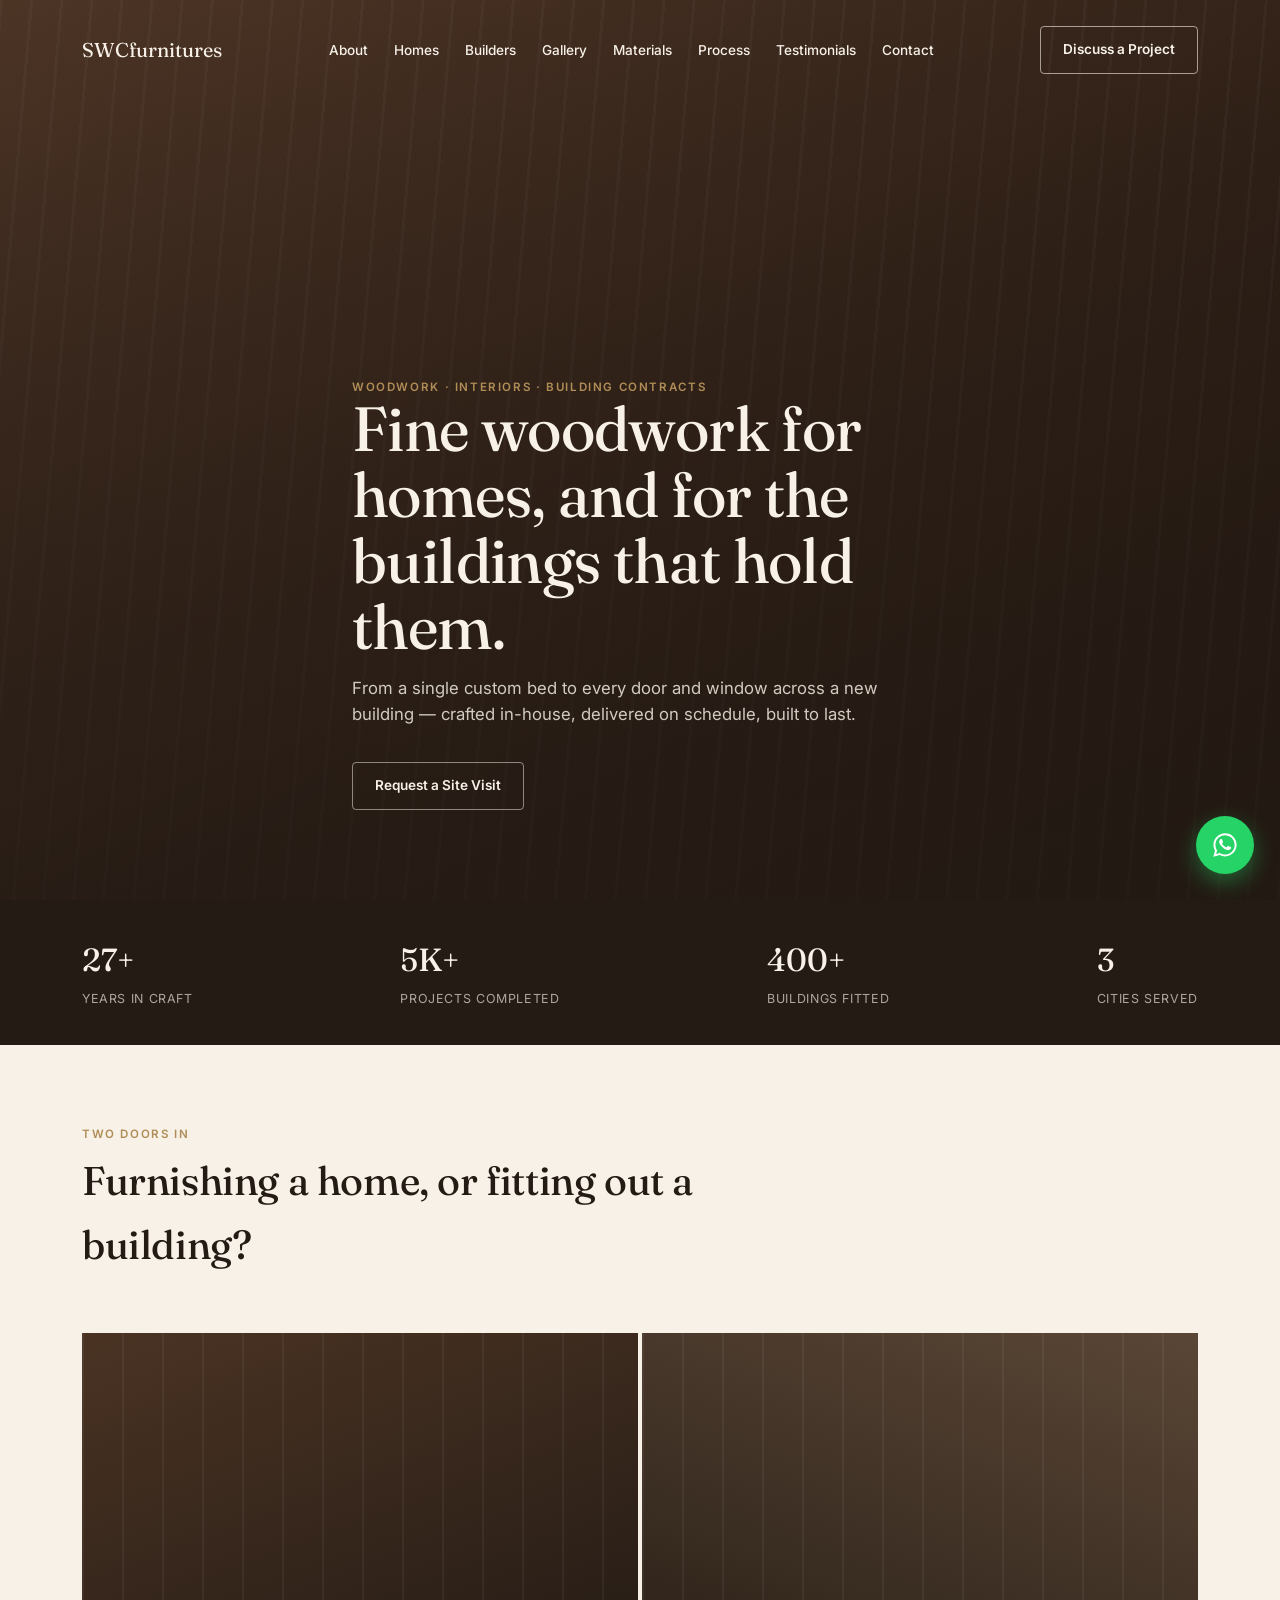
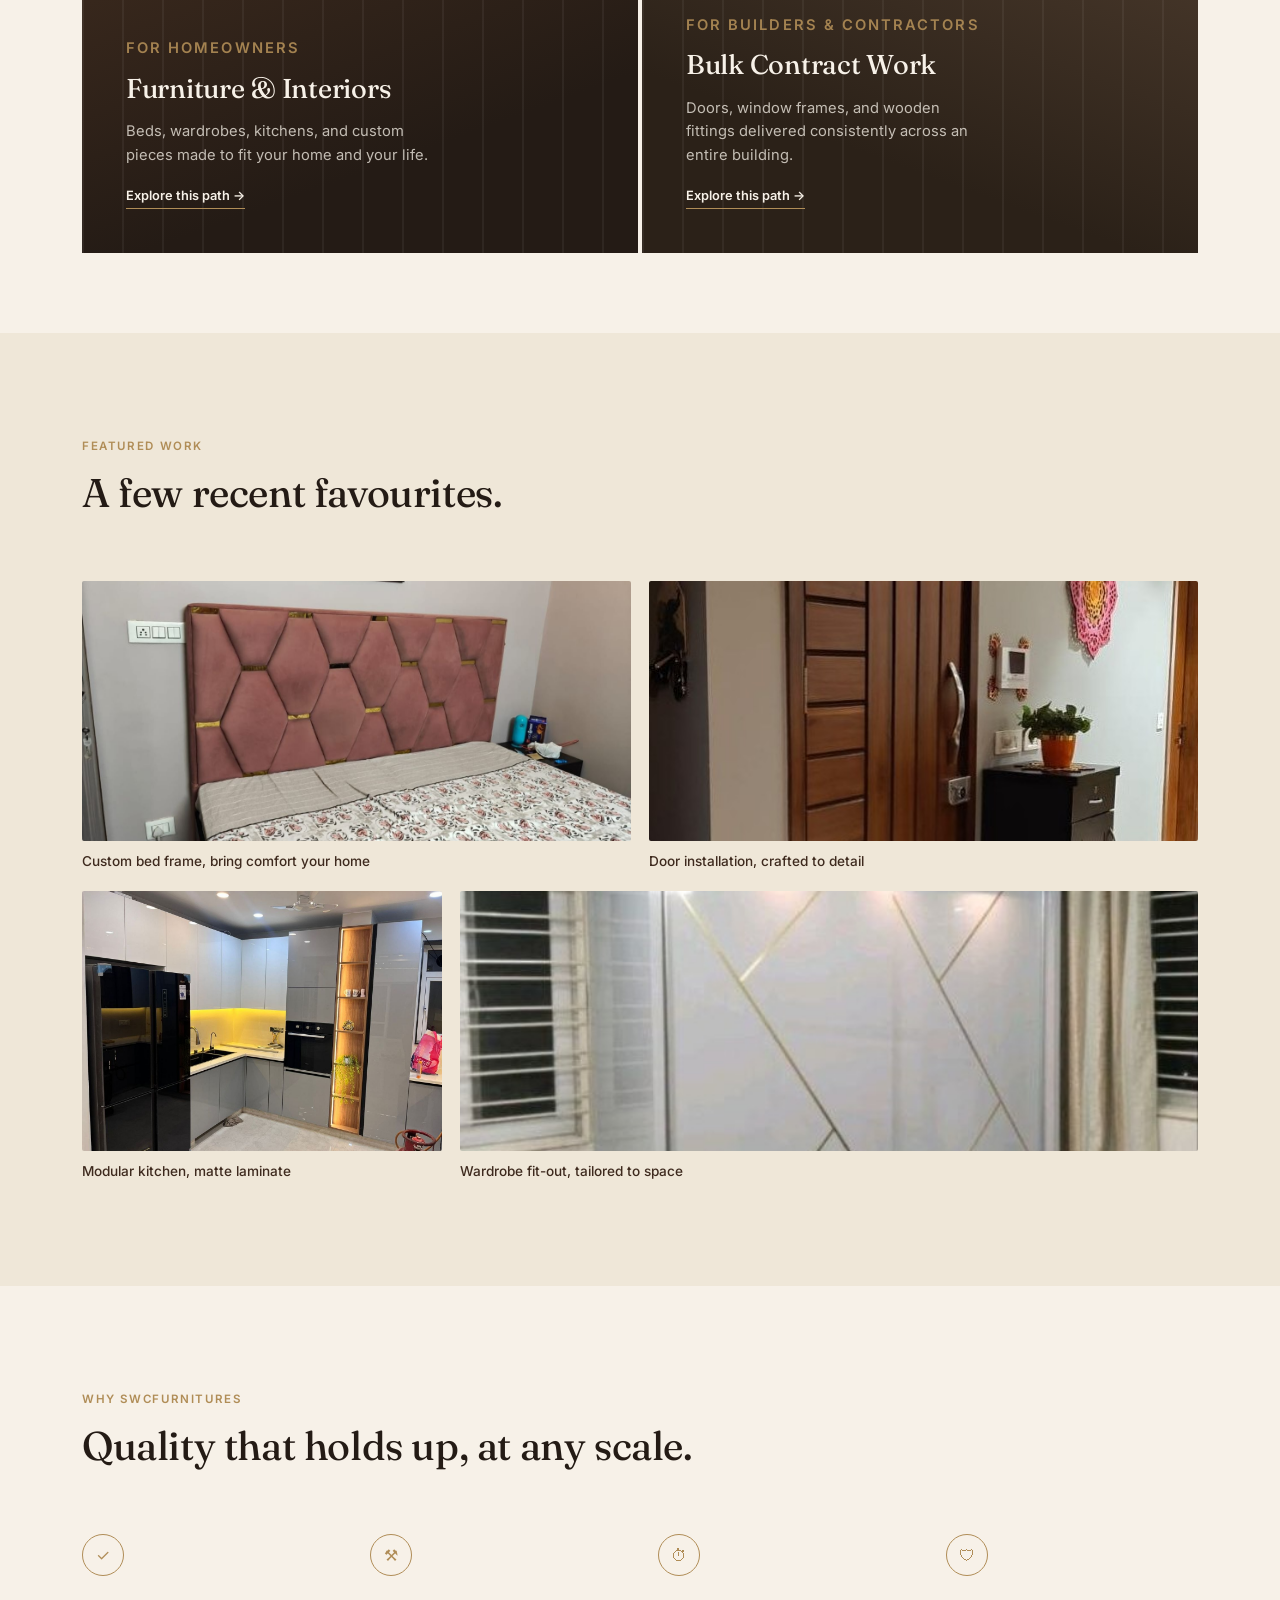
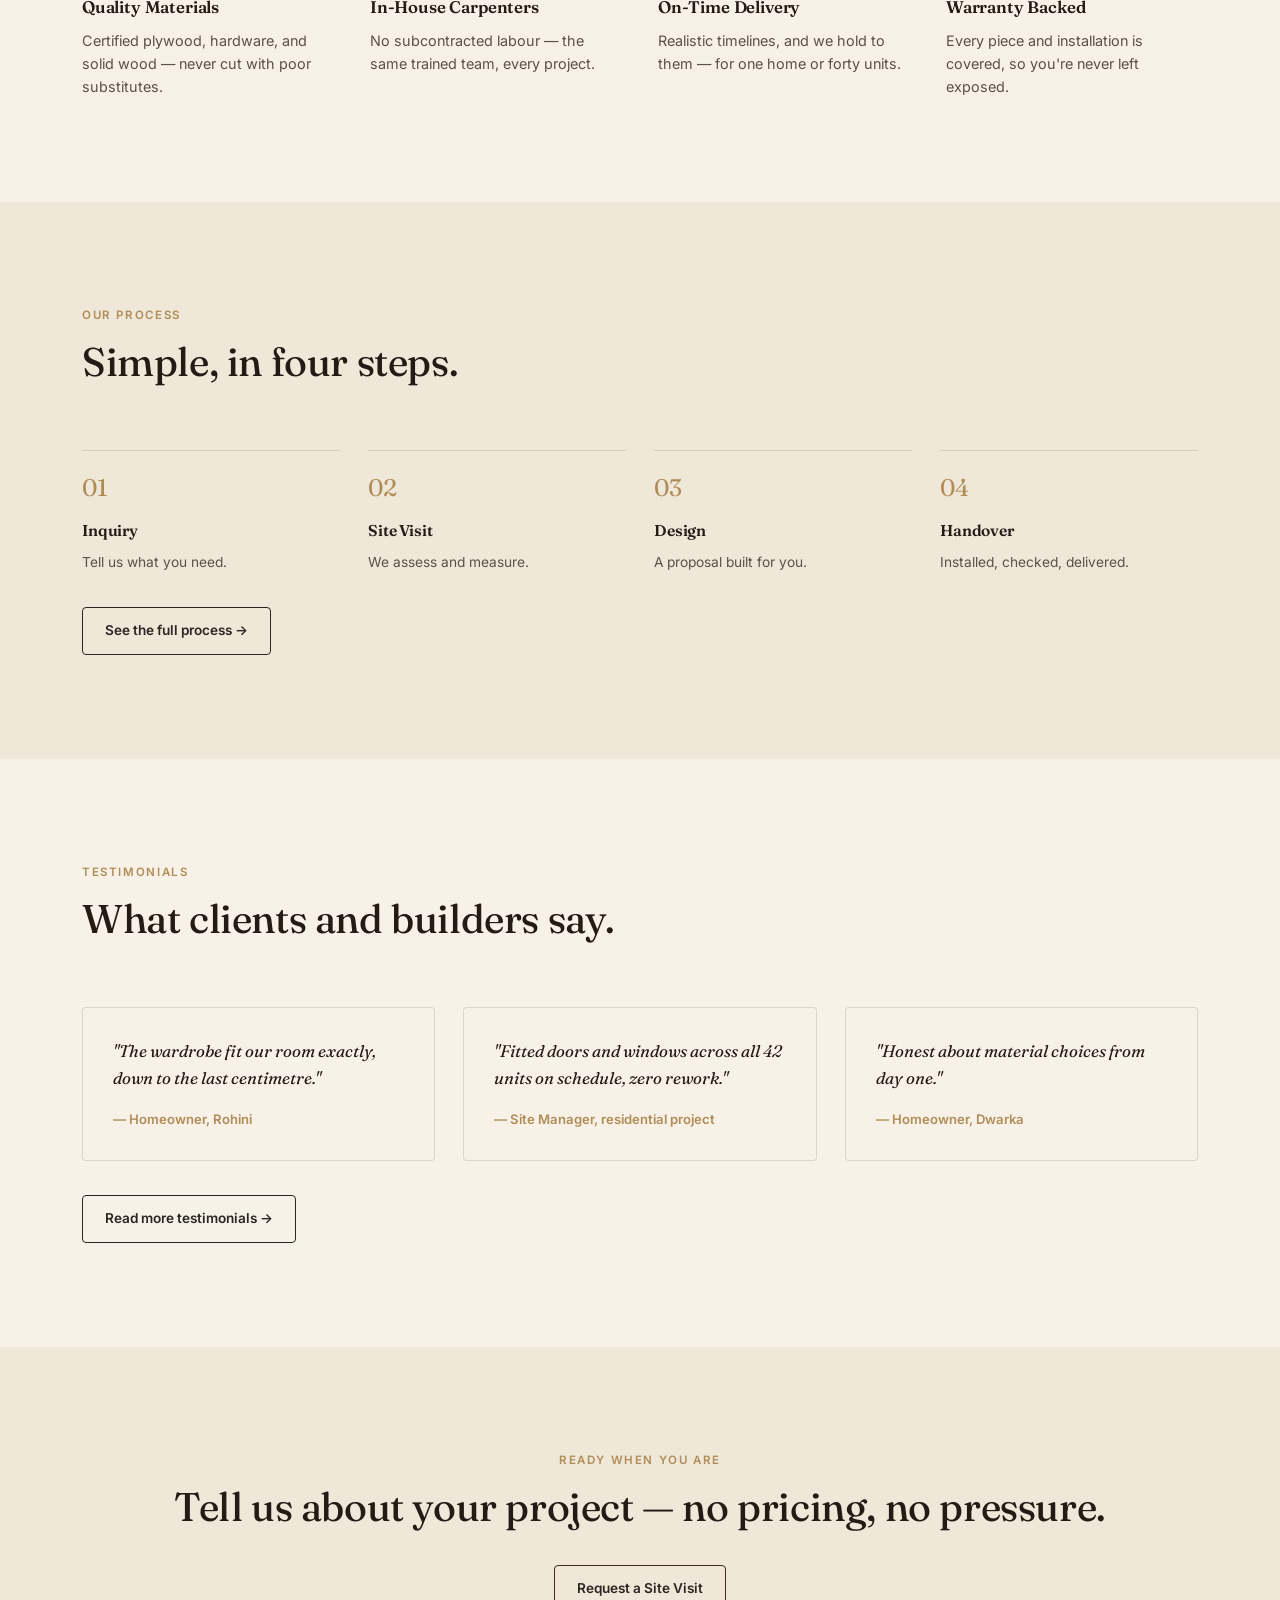
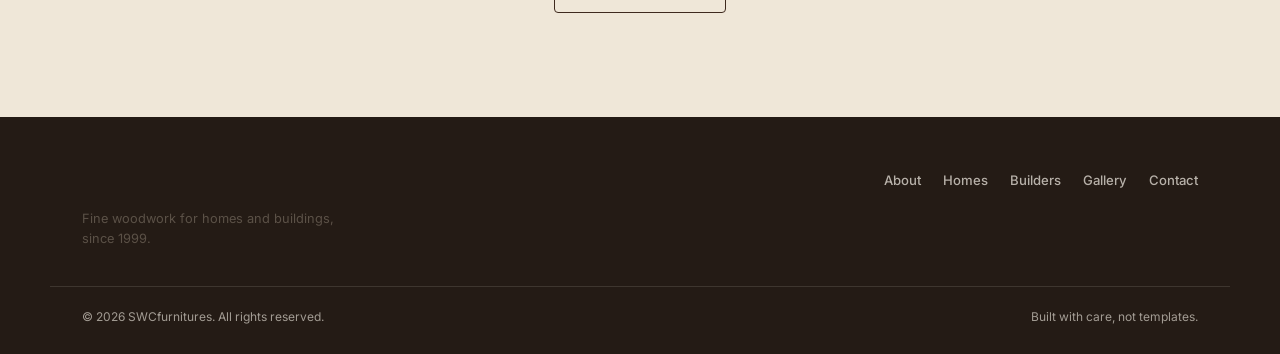
<file: index.html>
<!DOCTYPE html>
<html lang="en">

<head>
  <meta charset="UTF-8">
  <meta name="viewport" content="width=device-width, initial-scale=1.0">
  <title>SWCfurnitures — Fine Woodwork for Homes and Buildings</title>
  <link rel="preconnect" href="https://fonts.googleapis.com">
  <link rel="preconnect" href="https://fonts.gstatic.com" crossorigin>
  <link
    href="https://fonts.googleapis.com/css2?family=Fraunces:ital,opsz,wght@0,9..144,300;0,9..144,450;0,9..144,600;1,9..144,450&family=Inter:wght@400;500;600&display=swap"
    rel="stylesheet">
  <link rel="stylesheet" href="assets/css/style.css?v=5">
</head>

<body class="home-page">

  <header id="site-header">
    <div class="wrap">
      <a href="index.html" class="logo" aria-label="SWCfurnitures home">SWCfurnitures</a>
      <nav id="site-nav">
        <button class="nav-close" id="nav-close" aria-label="Close navigation" type="button">&times;</button>
        <ul>
          <li><a href="about/about.html">About</a></li>
          <li><a href="homeowners/homeowners.html">Homes</a></li>
          <li><a href="builders/builders.html">Builders</a></li>
          <li><a href="gallery/gallery.html">Gallery</a></li>
          <li><a href="materials/materials.html">Materials</a></li>
          <li><a href="process/process.html">Process</a></li>
          <li><a href="testimonials/testimonials.html">Testimonials</a></li>
          <li><a href="contact/contact.html">Contact</a></li>
        </ul>
        <div class="mobile-cta-wrap">
          <a href="contact/contact.html" class="btn">Discuss a Project</a>
        </div>
      </nav>
      <div class="header-cta">
        <a href="contact/contact.html" class="btn ghost">Discuss a Project</a>
      </div>
      <button class="nav-toggle" id="nav-toggle" aria-label="Open navigation" aria-expanded="false" aria-controls="site-nav">
        <span class="hamburger-line"></span>
        <span class="hamburger-line"></span>
        <span class="hamburger-line"></span>
      </button>
    </div>
  </header>
  <div class="nav-backdrop" id="nav-backdrop"></div>

  <section class="hero">
    <div class="hero-bg"></div>
    <!-- IMAGE NEEDED: full-bleed hero photo/short video of your single best project (home or building). Replace .hero-bg background with this image. -->
    <div class="wrap hero-content">
      <p class="eyebrow" style="color:var(--brass)">Woodwork · Interiors · Building Contracts</p>
      <h1>Fine woodwork for homes, and for the buildings that hold them.</h1>
      <p class="lede">From a single custom bed to every door and window across a new building — crafted in-house,
        delivered on schedule, built to last.</p>
      <div class="hero-ctas">
        <a href="contact/contact.html" class="btn ghost">Request a Site Visit</a>
      </div>
    </div>
  </section>

  <div class="trust">
    <div class="wrap">
      <div class="stat"><b>27+</b><span>Years in Craft</span></div>
      <div class="stat"><b>5K+</b><span>Projects Completed</span></div>
      <div class="stat"><b>400+</b><span>Buildings Fitted</span></div>
      <div class="stat"><b>3</b><span>Cities Served</span></div>
    </div>
  </div>

  <section class="section tight">
    <div class="wrap">
      <div class="section-head reveal">
        <p class="eyebrow">Two Doors In</p>
        <h2>Furnishing a home, or fitting out a building?</h2>
      </div>
      <div class="paths reveal">
        <a href="homeowners/homeowners.html" class="path homeowners">
          <div class="path-inner">
            <p class="eyebrow">For Homeowners</p>
            <h3>Furniture &amp; Interiors</h3>
            <p>Beds, wardrobes, kitchens, and custom pieces made to fit your home and your life.</p>
            <span class="link">Explore this path →</span>
          </div>
        </a>
        <a href="builders/builders.html" class="path builders">
          <div class="path-inner">
            <p class="eyebrow">For Builders &amp; Contractors</p>
            <h3>Bulk Contract Work</h3>
            <p>Doors, window frames, and wooden fittings delivered consistently across an entire building.</p>
            <span class="link">Explore this path →</span>
          </div>
        </a>
      </div>
    </div>
  </section>

  <section class="section alt">
    <div class="wrap">
      <div class="section-head reveal">
        <p class="eyebrow">Featured Work</p>
        <h2>A few recent favourites.</h2>
      </div>
      <div class="feature-grid reveal">
        <figure><img class="ph" src="images/bed.jpg" alt="Custom bed frame" loading="lazy">
          <figcaption>Custom bed frame, bring comfort your home</figcaption>
        </figure>
        <figure><img class="ph light" src="images/door.jpg" alt="Door installation" loading="lazy">
          <figcaption>Door installation, crafted to detail</figcaption>
        </figure>
        <figure><img class="ph" src="images/kitchen4.jpg" alt="Kitchen cabinetry" loading="lazy">
          <figcaption>Modular kitchen, matte laminate</figcaption>
        </figure>
        <figure><img class="ph light" src="images/wardrobe.jpg" alt="Wardrobe installation" loading="lazy">
          <figcaption>Wardrobe fit-out, tailored to space</figcaption>
        </figure>
      </div>
    </div>
  </section>

  <section class="section">
    <div class="wrap">
      <div class="section-head reveal">
        <p class="eyebrow">Why SWCfurnitures</p>
        <h2>Quality that holds up, at any scale.</h2>
      </div>
      <div class="why-grid reveal">
        <div class="why-item">
          <div class="icon">✓</div>
          <h3>Quality Materials</h3>
          <p>Certified plywood, hardware, and solid wood — never cut with poor substitutes.</p>
        </div>
        <div class="why-item">
          <div class="icon">⚒</div>
          <h3>In-House Carpenters</h3>
          <p>No subcontracted labour — the same trained team, every project.</p>
        </div>
        <div class="why-item">
          <div class="icon">⏱</div>
          <h3>On-Time Delivery</h3>
          <p>Realistic timelines, and we hold to them — for one home or forty units.</p>
        </div>
        <div class="why-item">
          <div class="icon">🛡</div>
          <h3>Warranty Backed</h3>
          <p>Every piece and installation is covered, so you're never left exposed.</p>
        </div>
      </div>
    </div>
  </section>

  <section class="section alt">
    <div class="wrap">
      <div class="section-head reveal">
        <p class="eyebrow">Our Process</p>
        <h2>Simple, in four steps.</h2>
      </div>
      <div class="process-track active reveal" style="display:grid">
        <div class="step">
          <div class="num">01</div>
          <h3>Inquiry</h3>
          <p>Tell us what you need.</p>
        </div>
        <div class="step">
          <div class="num">02</div>
          <h3>Site Visit</h3>
          <p>We assess and measure.</p>
        </div>
        <div class="step">
          <div class="num">03</div>
          <h3>Design</h3>
          <p>A proposal built for you.</p>
        </div>
        <div class="step">
          <div class="num">04</div>
          <h3>Handover</h3>
          <p>Installed, checked, delivered.</p>
        </div>
      </div>
      <div style="margin-top:34px"><a href="process/process.html" class="btn ghost">See the full process →</a></div>
    </div>
  </section>

  <section class="section">
    <div class="wrap">
      <div class="section-head reveal">
        <p class="eyebrow">Testimonials</p>
        <h2>What clients and builders say.</h2>
      </div>
      <div class="testi-grid reveal">
        <div class="testi">
          <p class="quote">"The wardrobe fit our room exactly, down to the last centimetre."</p>
          <div class="who">— Homeowner, Rohini</div>
        </div>
        <div class="testi">
          <p class="quote">"Fitted doors and windows across all 42 units on schedule, zero rework."</p>
          <div class="who">— Site Manager, residential project</div>
        </div>
        <div class="testi">
          <p class="quote">"Honest about material choices from day one."</p>
          <div class="who">— Homeowner, Dwarka</div>
        </div>
      </div>
      <div style="margin-top:34px"><a href="testimonials/testimonials.html" class="btn ghost">Read more testimonials
          →</a></div>
    </div>
  </section>

  <section class="section alt">
    <div class="wrap reveal" style="text-align:center">
      <p class="eyebrow" style="text-align:center">Ready when you are</p>
      <h2>Tell us about your project — no pricing, no pressure.</h2>
      <div class="hero-ctas" style="justify-content:center; margin-top:26px">
        <a href="contact/contact.html" class="btn ghost" style="border-color:var(--walnut)">Request a Site Visit</a>
      </div>
    </div>
  </section>

  <footer>
    <div class="wrap">
      <div>
        <div class="logo">SWCfurnitures</div>
        <p style="margin-top:10px; font-size:.8rem; max-width:32ch;">Fine woodwork for homes and buildings, since 1999.
        </p>
      </div>
      <nav>
        <ul>
          <li><a href="about/about.html">About</a></li>
          <li><a href="homeowners/homeowners.html">Homes</a></li>
          <li><a href="builders/builders.html">Builders</a></li>
          <li><a href="gallery/gallery.html">Gallery</a></li>
          <li><a href="contact/contact.html">Contact</a></li>
        </ul>
      </nav>
    </div>
    <div class="wrap bottom-line">
      <span>© 2026 SWCfurnitures. All rights reserved.</span>
      <span>Built with care, not templates.</span>
    </div>
  </footer>

  <a href="https://wa.me/919810667561" class="float-wa" aria-label="Chat on WhatsApp" title="Chat on WhatsApp"
    target="_blank" rel="noopener noreferrer">
    <svg width="28" height="28" viewBox="0 0 24 24" fill="white">
      <path
        d="M12.04 2C6.58 2 2.13 6.45 2.13 11.91c0 1.7.44 3.36 1.29 4.82L2 22l5.42-1.42a9.9 9.9 0 0 0 4.62 1.18h.01c5.46 0 9.91-4.45 9.91-9.91 0-2.65-1.03-5.14-2.9-7.01A9.86 9.86 0 0 0 12.04 2m0 1.67a8.2 8.2 0 0 1 5.83 2.42 8.19 8.19 0 0 1 2.41 5.82c0 4.55-3.7 8.24-8.25 8.24a8.2 8.2 0 0 1-4.19-1.15l-.3-.18-3.12.82.83-3.04-.2-.31a8.17 8.17 0 0 1-1.26-4.38c0-4.55 3.7-8.24 8.25-8.24M8.53 6.87c-.16 0-.43.06-.66.31-.22.25-.87.85-.87 2.07 0 1.22.89 2.4 1.01 2.56.13.17 1.75 2.8 4.3 3.83 2.13.86 2.57.69 3.03.65.47-.04 1.5-.61 1.71-1.2.21-.59.21-1.09.15-1.2-.06-.11-.24-.17-.5-.3-.26-.13-1.5-.74-1.74-.83-.23-.08-.4-.13-.57.13-.17.25-.65.83-.8 1-.15.17-.29.19-.55.06-.26-.13-1.08-.4-2.06-1.27-.76-.68-1.28-1.51-1.43-1.77-.15-.25-.02-.39.11-.51.11-.11.26-.29.38-.44.13-.15.17-.25.26-.42.08-.17.04-.31-.02-.44-.06-.13-.57-1.4-.79-1.91-.2-.5-.42-.43-.57-.43z" />
    </svg>
  </a>

  <script src="assets/js/main.js?v=5"></script>
</body>

</html>
</file>
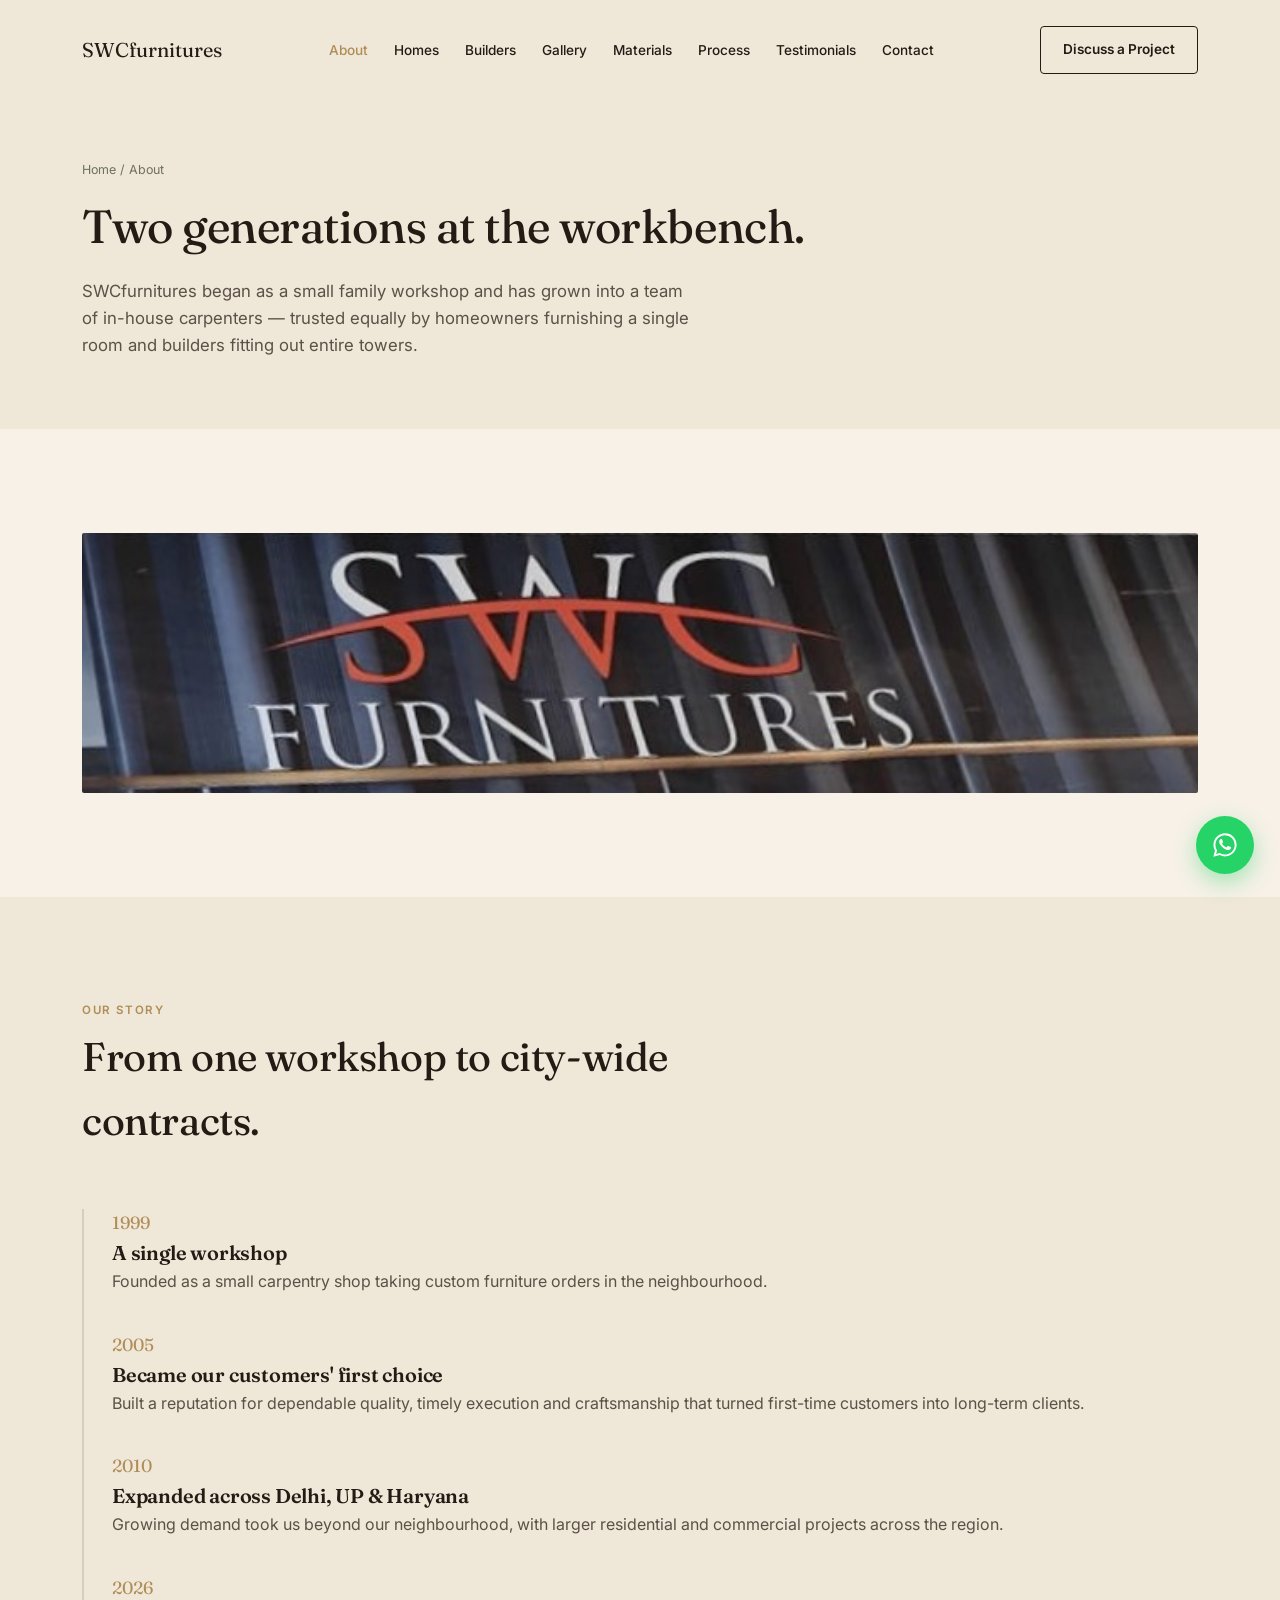
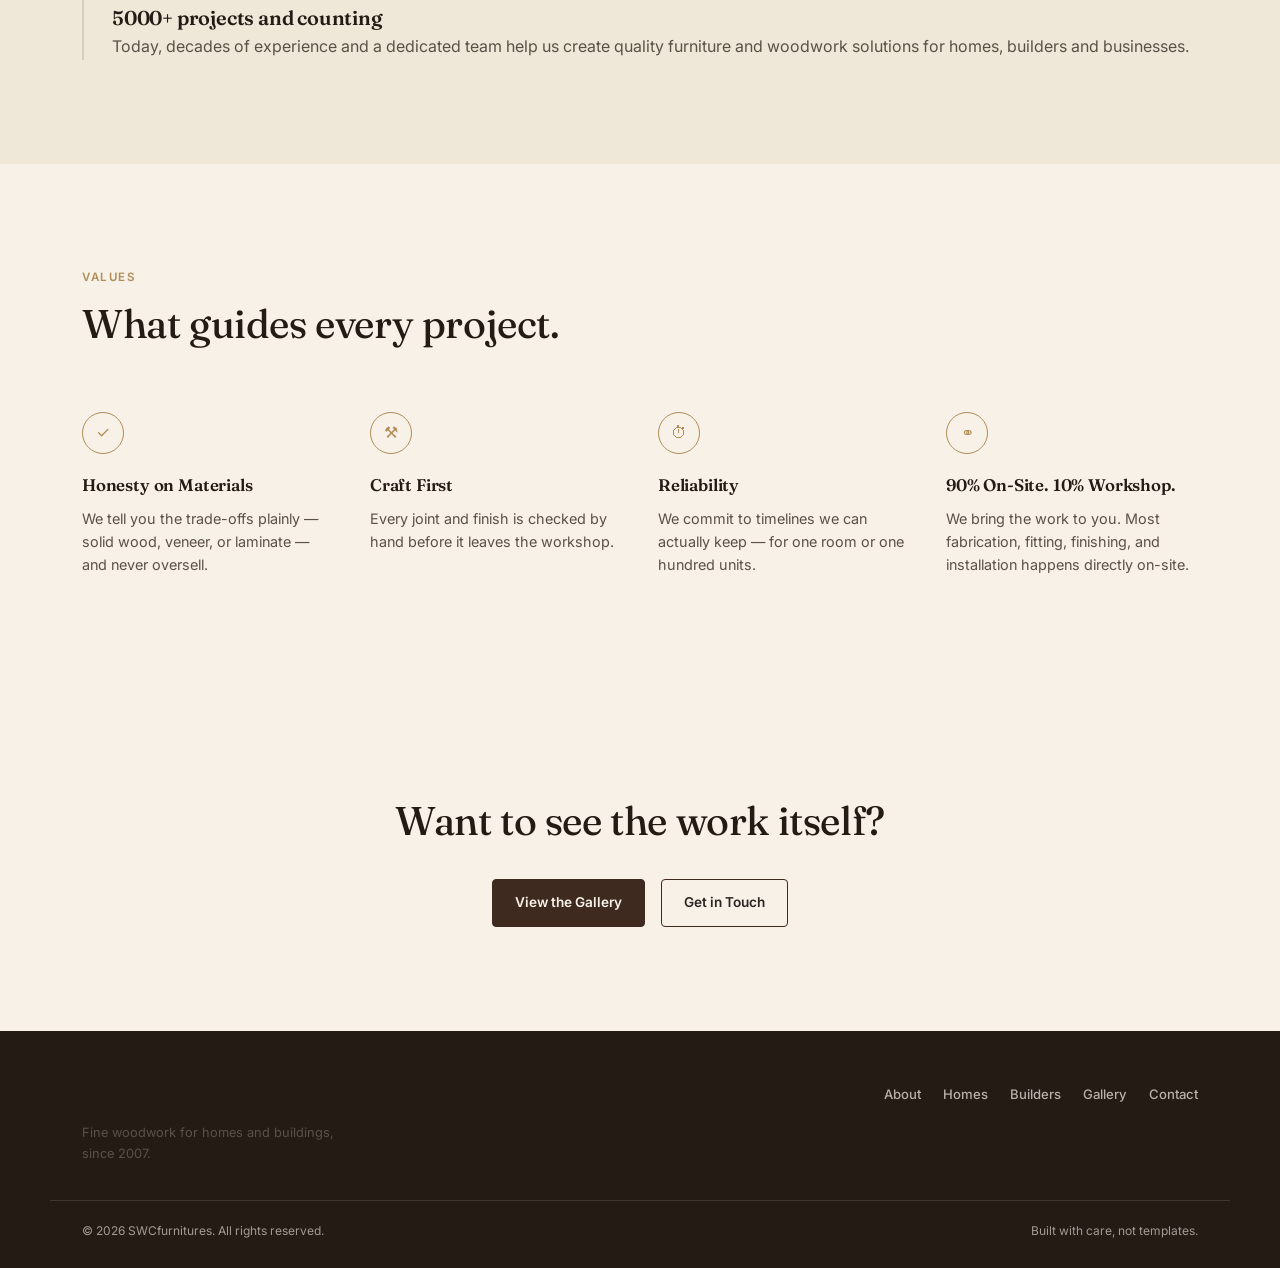
<file: about/index.html>
<!DOCTYPE html>
<html lang="en">
<head>
<meta charset="UTF-8">
<meta name="viewport" content="width=device-width, initial-scale=1.0">
<title>About Us — SWCfurnitures</title>
<link rel="preconnect" href="https://fonts.googleapis.com">
<link rel="preconnect" href="https://fonts.gstatic.com" crossorigin>
<link href="https://fonts.googleapis.com/css2?family=Fraunces:ital,opsz,wght@0,9..144,300;0,9..144,450;0,9..144,600;1,9..144,450&family=Inter:wght@400;500;600&display=swap" rel="stylesheet">
<link rel="stylesheet" href="../assets/css/style.css">
</head>
<body>
<header id="site-header">
  <div class="wrap">
    <a href="../" class="logo" aria-label="SWCfurnitures home">SWCfurnitures</a>
    <nav><ul>
      <li><a href="./" class="current">About</a></li>
      <li><a href="../homeowners/">Homes</a></li>
      <li><a href="../builders/">Builders</a></li>
      <li><a href="../gallery/">Gallery</a></li>
      <li><a href="../materials/">Materials</a></li>
      <li><a href="../process/">Process</a></li>
      <li><a href="../testimonials/">Testimonials</a></li>
      <li><a href="../contact/">Contact</a></li>
    </ul></nav>
    <div class="header-cta">
      <a href="../contact/" class="btn ghost">Discuss a Project</a>
    </div>
  </div>
</header>

<section class="page-hero">
  <div class="wrap reveal">
    <p class="crumb"><a href="../">Home</a> / About</p>
    <h1>Two generations at the workbench.</h1>
    <p class="lede">SWCfurnitures began as a small family workshop and has grown into a team of in-house carpenters — trusted equally by homeowners furnishing a single room and builders fitting out entire towers.</p>
  </div>
</section>

<section class="section">
  <div class="wrap">
    <div class="feature-grid reveal">
      <figure style="grid-column:span 6"><img class="ph" src="../images/logo1.jpeg" alt="Workshop wide shot" loading="lazy"></figure>
    </div>
  </div>
</section>

<section class="section alt">
  <div class="wrap">
    <div class="section-head reveal">
      <p class="eyebrow">Our Story</p>
      <h2>From one workshop to city-wide contracts.</h2>
    </div>
    <div class="timeline reveal">
      <div class="tl-item"><div class="yr">1999</div><h3>A single workshop</h3><p>Founded as a small carpentry shop taking custom furniture orders in the neighbourhood.</p></div>
      <div class="tl-item"><div class="yr">2005</div><h3>Became our customers' first choice</h3><p>Built a reputation for dependable quality, timely execution and craftsmanship that turned first-time customers into long-term clients.</p></div>
      <div class="tl-item"><div class="yr">2010</div><h3>Expanded across Delhi, UP & Haryana</h3><p>Growing demand took us beyond our neighbourhood, with larger residential and commercial projects across the region.</p></div>
      <div class="tl-item"><div class="yr">2026</div><h3>5000+ projects and counting</h3><p>Today, decades of experience and a dedicated team help us create quality furniture and woodwork solutions for homes, builders and businesses.</p></div>
    </div>
  </div>
</section>

<section class="section">
  <div class="wrap">
    <div class="section-head reveal">
      <p class="eyebrow">Values</p>
      <h2>What guides every project.</h2>
    </div>
    <div class="why-grid reveal">
      <div class="why-item"><div class="icon">✓</div><h3>Honesty on Materials</h3><p>We tell you the trade-offs plainly — solid wood, veneer, or laminate — and never oversell.</p></div>
      <div class="why-item"><div class="icon">⚒</div><h3>Craft First</h3><p>Every joint and finish is checked by hand before it leaves the workshop.</p></div>
      <div class="why-item"><div class="icon">⏱</div><h3>Reliability</h3><p>We commit to timelines we can actually keep — for one room or one hundred units.</p></div>
      <div class="why-item"><div class="icon">⚭</div><h3>90% On-Site. 10% Workshop.</h3><p>We bring the work to you. Most fabrication, fitting, finishing, and installation happens directly on-site.</p></div>
    </div>
  </div>
</section>

<section class="section">
  <div class="wrap reveal" style="text-align:center">
    <h2>Want to see the work itself?</h2>
    <div class="hero-ctas" style="justify-content:center; margin-top:26px">
      <a href="../gallery/" class="btn">View the Gallery</a>
      <a href="../contact/" class="btn ghost" style="border-color:var(--walnut)">Get in Touch</a>
    </div>
  </div>
</section>

<footer>
  <div class="wrap">
    <div><div class="logo">SWCfurnitures</div><p style="margin-top:10px; font-size:.8rem; max-width:32ch;">Fine woodwork for homes and buildings, since 2007.</p></div>
    <nav><ul>
      <li><a href="./">About</a></li>
      <li><a href="../homeowners/">Homes</a></li>
      <li><a href="../builders/">Builders</a></li>
      <li><a href="../gallery/">Gallery</a></li>
      <li><a href="../contact/">Contact</a></li>
    </ul></nav>
  </div>
  <div class="wrap bottom-line"><span>© 2026 SWCfurnitures. All rights reserved.</span><span>Built with care, not templates.</span></div>
</footer>

<a href="https://wa.me/919810667561" class="float-wa" aria-label="Chat on WhatsApp" title="Chat on WhatsApp" target="_blank" rel="noopener noreferrer">
  <svg width="28" height="28" viewBox="0 0 24 24" fill="white"><path d="M12.04 2C6.58 2 2.13 6.45 2.13 11.91c0 1.7.44 3.36 1.29 4.82L2 22l5.42-1.42a9.9 9.9 0 0 0 4.62 1.18h.01c5.46 0 9.91-4.45 9.91-9.91 0-2.65-1.03-5.14-2.9-7.01A9.86 9.86 0 0 0 12.04 2m0 1.67a8.2 8.2 0 0 1 5.83 2.42 8.19 8.19 0 0 1 2.41 5.82c0 4.55-3.7 8.24-8.25 8.24a8.2 8.2 0 0 1-4.19-1.15l-.3-.18-3.12.82.83-3.04-.2-.31a8.17 8.17 0 0 1-1.26-4.38c0-4.55 3.7-8.24 8.25-8.24M8.53 6.87c-.16 0-.43.06-.66.31-.22.25-.87.85-.87 2.07 0 1.22.89 2.4 1.01 2.56.13.17 1.75 2.8 4.3 3.83 2.13.86 2.57.69 3.03.65.47-.04 1.5-.61 1.71-1.2.21-.59.21-1.09.15-1.2-.06-.11-.24-.17-.5-.3-.26-.13-1.5-.74-1.74-.83-.23-.08-.4-.13-.57.13-.17.25-.65.83-.8 1-.15.17-.29.19-.55.06-.26-.13-1.08-.4-2.06-1.27-.76-.68-1.28-1.51-1.43-1.77-.15-.25-.02-.39.11-.51.11-.11.26-.29.38-.44.13-.15.17-.25.26-.42.08-.17.04-.31-.02-.44-.06-.13-.57-1.4-.79-1.91-.2-.5-.42-.43-.57-.43z"/></svg>
</a>
<script src="../assets/js/main.js"></script>
</body>
</html>
</file>
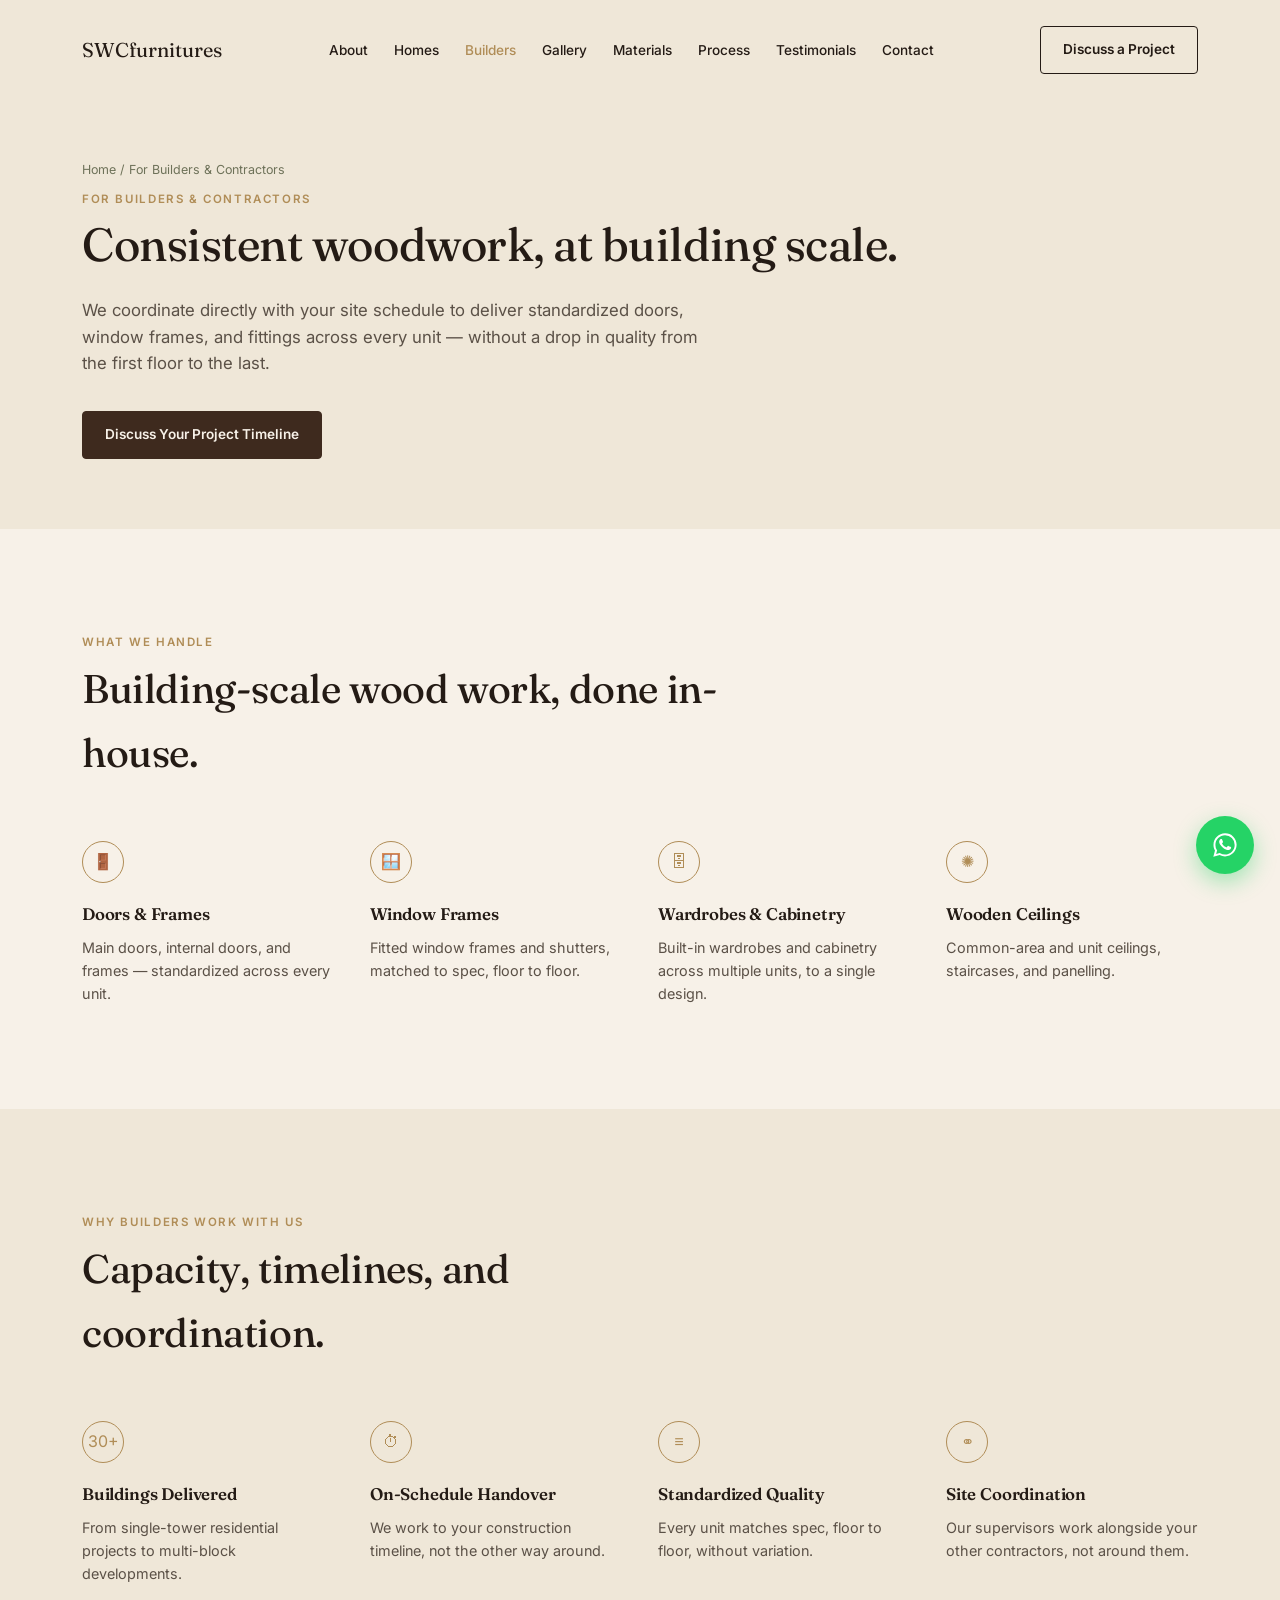
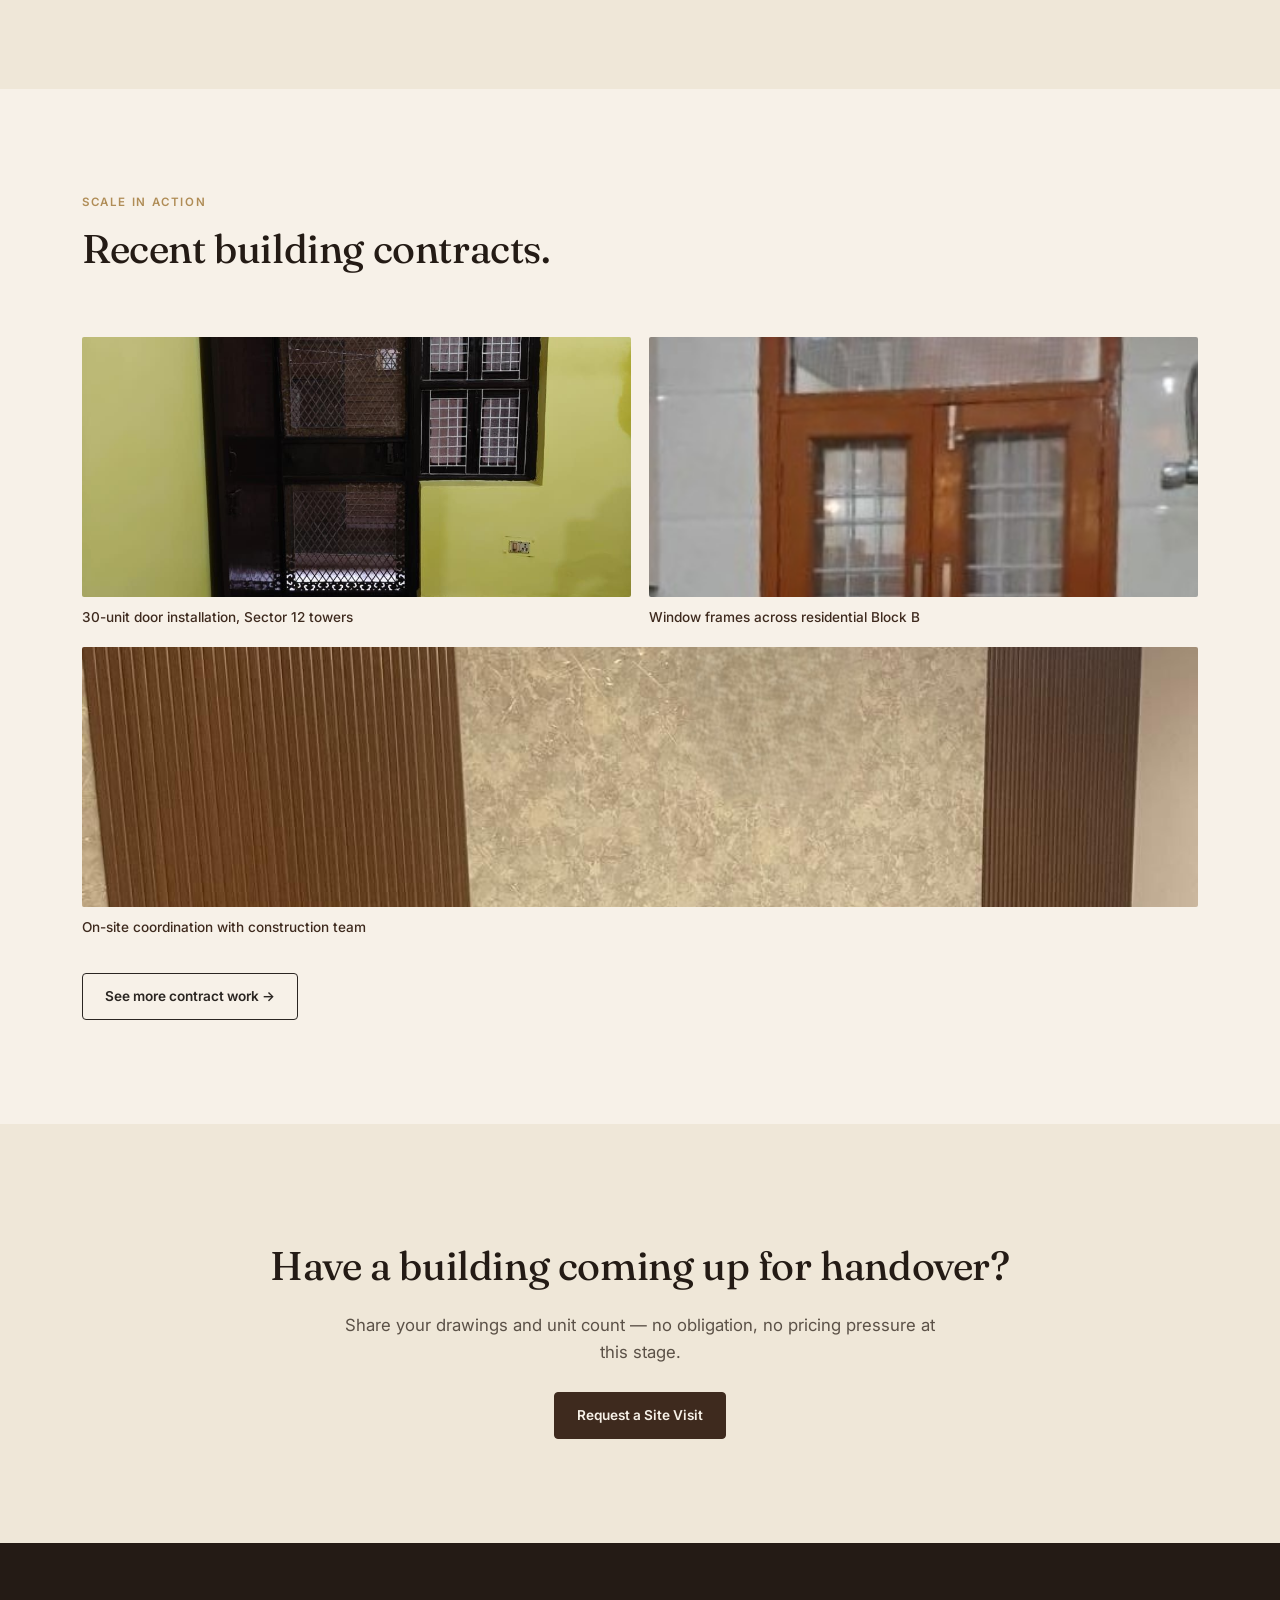
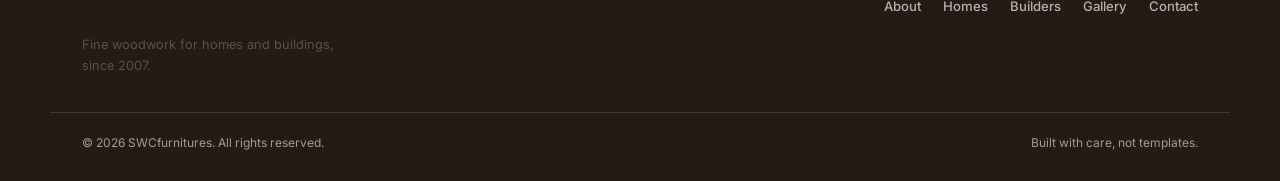
<file: builders/index.html>
<!DOCTYPE html>
<html lang="en">
<head>
<meta charset="UTF-8">
<meta name="viewport" content="width=device-width, initial-scale=1.0">
<title>For Builders &amp; Contractors — SWCfurnitures</title>
<link rel="preconnect" href="https://fonts.googleapis.com">
<link rel="preconnect" href="https://fonts.gstatic.com" crossorigin>
<link href="https://fonts.googleapis.com/css2?family=Fraunces:ital,opsz,wght@0,9..144,300;0,9..144,450;0,9..144,600;1,9..144,450&family=Inter:wght@400;500;600&display=swap" rel="stylesheet">
<link rel="stylesheet" href="../assets/css/style.css">
</head>
<body>
<header id="site-header">
  <div class="wrap">
    <a href="../" class="logo" aria-label="SWCfurnitures home">SWCfurnitures</a>
    <nav><ul>
      <li><a href="../about/">About</a></li>
      <li><a href="../homeowners/">Homes</a></li>
      <li><a href="./" class="current">Builders</a></li>
      <li><a href="../gallery/">Gallery</a></li>
      <li><a href="../materials/">Materials</a></li>
      <li><a href="../process/">Process</a></li>
      <li><a href="../testimonials/">Testimonials</a></li>
      <li><a href="../contact/">Contact</a></li>
    </ul></nav>
    <div class="header-cta">
      <a href="../contact/" class="btn ghost">Discuss a Project</a>
    </div>
  </div>
</header>

<section class="page-hero">
  <div class="wrap reveal">
    <p class="crumb"><a href="../">Home</a> / For Builders &amp; Contractors</p>
    <p class="eyebrow">For Builders &amp; Contractors</p>
    <h1>Consistent woodwork, at building scale.</h1>
    <p class="lede">We coordinate directly with your site schedule to deliver standardized doors, window frames, and fittings across every unit — without a drop in quality from the first floor to the last.</p>
    <div class="hero-ctas"><a href="../contact/" class="btn">Discuss Your Project Timeline</a></div>
  </div>
</section>

<section class="section">
  <div class="wrap">
    <div class="section-head reveal">
      <p class="eyebrow">What We Handle</p>
      <h2>Building-scale wood work, done in-house.</h2>
    </div>
    <div class="why-grid reveal">
      <div class="why-item"><div class="icon">🚪</div><h3>Doors &amp; Frames</h3><p>Main doors, internal doors, and frames — standardized across every unit.</p></div>
      <div class="why-item"><div class="icon">🪟</div><h3>Window Frames</h3><p>Fitted window frames and shutters, matched to spec, floor to floor.</p></div>
      <div class="why-item"><div class="icon">🗄</div><h3>Wardrobes &amp; Cabinetry</h3><p>Built-in wardrobes and cabinetry across multiple units, to a single design.</p></div>
      <div class="why-item"><div class="icon">✺</div><h3>Wooden Ceilings</h3><p>Common-area and unit ceilings, staircases, and panelling.</p></div>
    </div>
  </div>
</section>

<section class="section alt">
  <div class="wrap">
    <div class="section-head reveal">
      <p class="eyebrow">Why Builders Work With Us</p>
      <h2>Capacity, timelines, and coordination.</h2>
    </div>
    <div class="why-grid reveal">
      <div class="why-item"><div class="icon">30+</div><h3>Buildings Delivered</h3><p>From single-tower residential projects to multi-block developments.</p></div>
      <div class="why-item"><div class="icon">⏱</div><h3>On-Schedule Handover</h3><p>We work to your construction timeline, not the other way around.</p></div>
      <div class="why-item"><div class="icon">≡</div><h3>Standardized Quality</h3><p>Every unit matches spec, floor to floor, without variation.</p></div>
      <div class="why-item"><div class="icon">⚭</div><h3>Site Coordination</h3><p>Our supervisors work alongside your other contractors, not around them.</p></div>
    </div>
  </div>
</section>

<section class="section">
  <div class="wrap">
    <div class="section-head reveal">
      <p class="eyebrow">Scale in Action</p>
      <h2>Recent building contracts.</h2>
    </div>
    <div class="feature-grid reveal">
      <!-- IMAGE NEEDED x3: photos showing scale — rows of doors/windows installed across a building -->
      <figure style="grid-column:span 3"><img class="ph" src="../images/door3.jpg" alt="30-unit door install" loading="lazy"><figcaption>30-unit door installation, Sector 12 towers</figcaption></figure>
      <figure style="grid-column:span 3"><img class="ph light" src="../images/window.jpg" alt="Window frames block" loading="lazy"><figcaption>Window frames across residential Block B</figcaption></figure>
      <figure style="grid-column:span 6"><img class="ph" src="../images/wall.jpg" alt="Site coordination photo" loading="lazy"><figcaption>On-site coordination with construction team</figcaption></figure>
    </div>
    <div style="margin-top:34px"><a href="../gallery/" class="btn ghost">See more contract work →</a></div>
  </div>
</section>

<section class="section alt reveal" style="text-align:center">
  <div class="wrap">
    <h2>Have a building coming up for handover?</h2>
    <p class="lede" style="margin:14px auto 0">Share your drawings and unit count — no obligation, no pricing pressure at this stage.</p>
    <div class="hero-ctas" style="justify-content:center; margin-top:26px">
      <a href="../contact/" class="btn">Request a Site Visit</a>
    </div>
  </div>
</section>

<footer>
  <div class="wrap">
    <div><div class="logo">SWCfurnitures</div><p style="margin-top:10px; font-size:.8rem; max-width:32ch;">Fine woodwork for homes and buildings, since 2007.</p></div>
    <nav><ul>
      <li><a href="../about/">About</a></li>
      <li><a href="../homeowners/">Homes</a></li>
      <li><a href="./">Builders</a></li>
      <li><a href="../gallery/">Gallery</a></li>
      <li><a href="../contact/">Contact</a></li>
    </ul></nav>
  </div>
  <div class="wrap bottom-line"><span>© 2026 SWCfurnitures. All rights reserved.</span><span>Built with care, not templates.</span></div>
</footer>

<a href="https://wa.me/919810667561" class="float-wa" aria-label="Chat on WhatsApp" title="Chat on WhatsApp" target="_blank" rel="noopener noreferrer">
  <svg width="28" height="28" viewBox="0 0 24 24" fill="white"><path d="M12.04 2C6.58 2 2.13 6.45 2.13 11.91c0 1.7.44 3.36 1.29 4.82L2 22l5.42-1.42a9.9 9.9 0 0 0 4.62 1.18h.01c5.46 0 9.91-4.45 9.91-9.91 0-2.65-1.03-5.14-2.9-7.01A9.86 9.86 0 0 0 12.04 2m0 1.67a8.2 8.2 0 0 1 5.83 2.42 8.19 8.19 0 0 1 2.41 5.82c0 4.55-3.7 8.24-8.25 8.24a8.2 8.2 0 0 1-4.19-1.15l-.3-.18-3.12.82.83-3.04-.2-.31a8.17 8.17 0 0 1-1.26-4.38c0-4.55 3.7-8.24 8.25-8.24M8.53 6.87c-.16 0-.43.06-.66.31-.22.25-.87.85-.87 2.07 0 1.22.89 2.4 1.01 2.56.13.17 1.75 2.8 4.3 3.83 2.13.86 2.57.69 3.03.65.47-.04 1.5-.61 1.71-1.2.21-.59.21-1.09.15-1.2-.06-.11-.24-.17-.5-.3-.26-.13-1.5-.74-1.74-.83-.23-.08-.4-.13-.57.13-.17.25-.65.83-.8 1-.15.17-.29.19-.55.06-.26-.13-1.08-.4-2.06-1.27-.76-.68-1.28-1.51-1.43-1.77-.15-.25-.02-.39.11-.51.11-.11.26-.29.38-.44.13-.15.17-.25.26-.42.08-.17.04-.31-.02-.44-.06-.13-.57-1.4-.79-1.91-.2-.5-.42-.43-.57-.43z"/></svg>
</a>
<script src="../assets/js/main.js"></script>
</body>
</html>
</file>
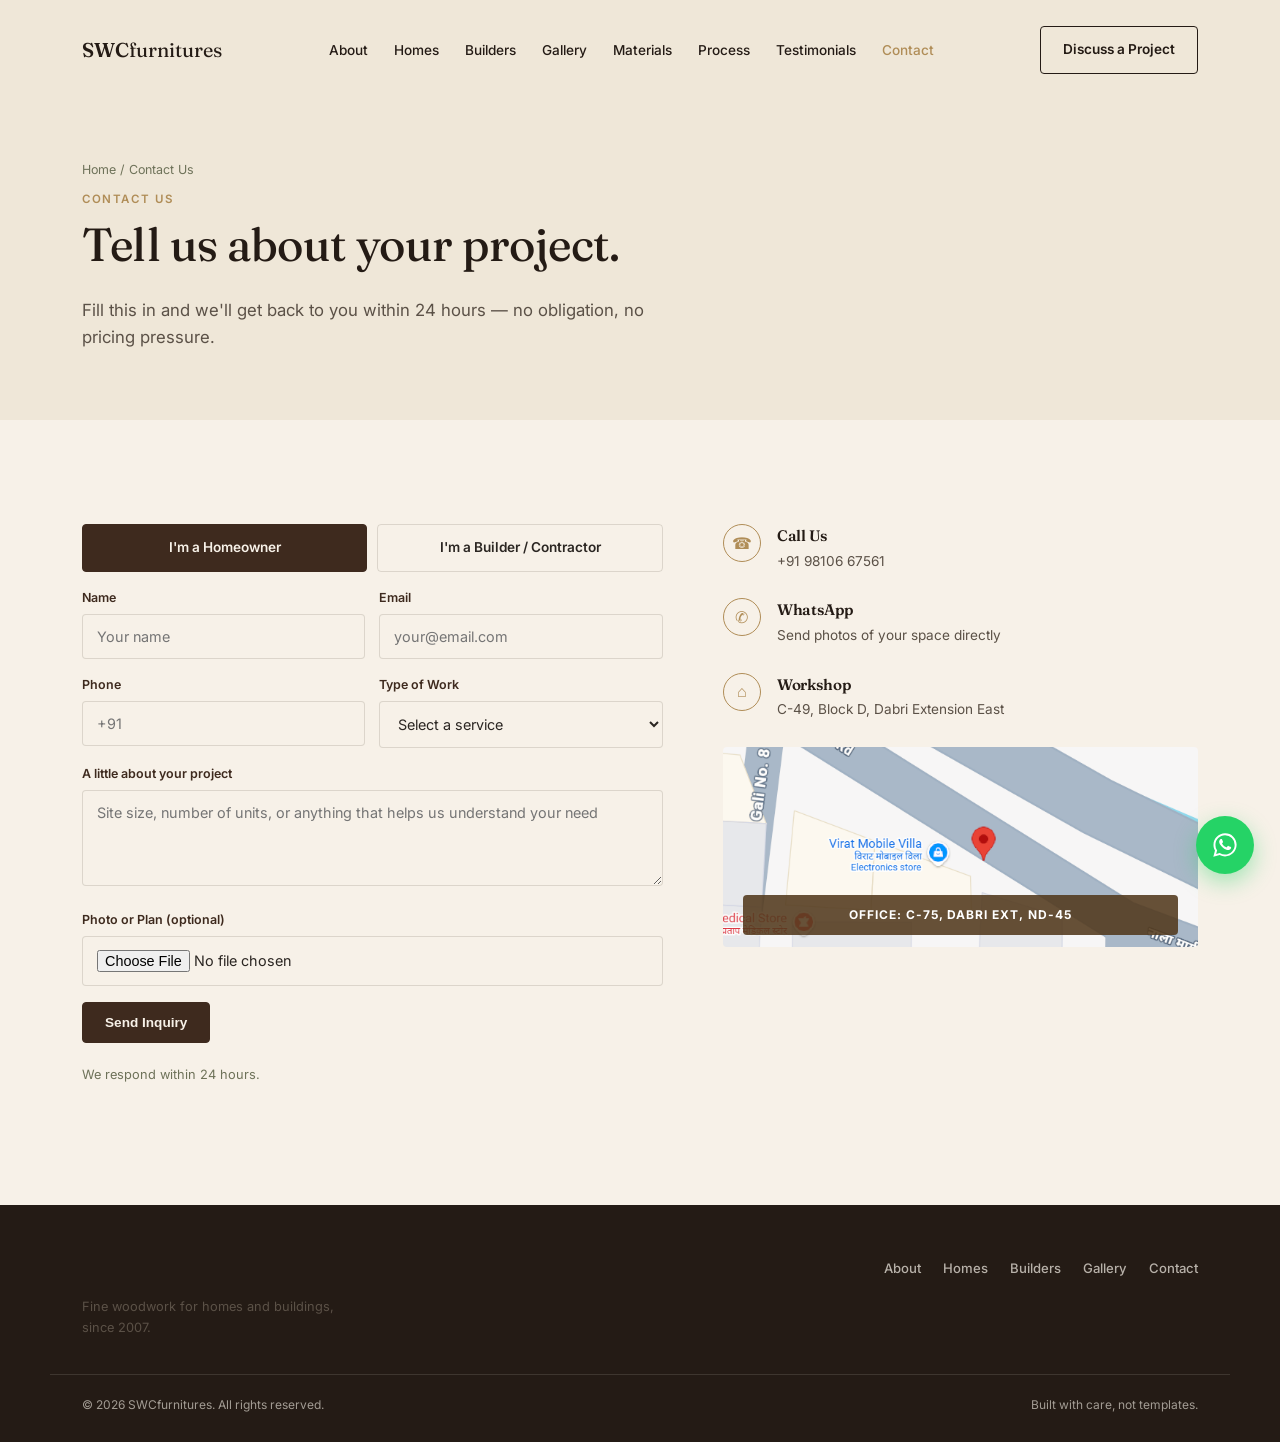
<file: contact/index.html>
<!DOCTYPE html>
<html lang="en">
<head>
<meta charset="UTF-8">
<meta name="viewport" content="width=device-width, initial-scale=1.0">
<title>Contact Us — SWCfurnitures</title>
<link rel="preconnect" href="https://fonts.googleapis.com">
<link rel="preconnect" href="https://fonts.gstatic.com" crossorigin>
<link href="https://fonts.googleapis.com/css2?family=Fraunces:ital,opsz,wght@0,9..144,300;0,9..144,450;0,9..144,600;1,9..144,450&family=Inter:wght@400;500;600&display=swap" rel="stylesheet">
<link rel="stylesheet" href="../assets/css/style.css">
</head>
<body>
<header id="site-header">
  <div class="wrap">
    <a href="../" class="logo" aria-label="SWCfurnitures home"><b>SWC</b>furnitures</a>
    <nav><ul>
      <li><a href="../about/">About</a></li>
      <li><a href="../homeowners/">Homes</a></li>
      <li><a href="../builders/">Builders</a></li>
      <li><a href="../gallery/">Gallery</a></li>
      <li><a href="../materials/">Materials</a></li>
      <li><a href="../process/">Process</a></li>
      <li><a href="../testimonials/">Testimonials</a></li>
      <li><a href="./" class="current">Contact</a></li>
    </ul></nav>
    <div class="header-cta">
      <a href="./" class="btn ghost">Discuss a Project</a>
    </div>
  </div>
</header>

<section class="page-hero">
  <div class="wrap reveal">
    <p class="crumb"><a href="../">Home</a> / Contact Us</p>
    <p class="eyebrow">Contact Us</p>
    <h1>Tell us about your project.</h1>
    <p class="lede">Fill this in and we'll get back to you within 24 hours — no obligation, no pricing pressure.</p>
  </div>
</section>

<section class="section">
  <div class="wrap contact-wrap">
    <div>
      <form class="reveal" id="contact-form" action="https://formspree.io/f/xzepelyj" method="POST">
        <div class="segmented">
          <label class="seg-opt checked" id="seg-home"><input type="radio" name="who" value="Homeowner" checked>I'm a Homeowner</label>
          <label class="seg-opt" id="seg-build"><input type="radio" name="who" value="Builder / Contractor">I'm a Builder / Contractor</label>
        </div>
        <div class="row2">
          <div class="field"><label for="name">Name</label><input type="text" id="name" name="name" placeholder="Your name" required></div>
          <div class="field"><label for="email">Email</label><input type="email" id="email" name="email" placeholder="your@email.com" required></div>
        </div>
        <div class="row2">
          <div class="field"><label for="phone">Phone</label><input type="tel" id="phone" name="phone" placeholder="+91" required></div>
          <div class="field"><label for="service">Type of Work</label>
            <select id="service" name="service" required>
              <option value="" selected disabled>Select a service</option>
              <option value="Beds & Wardrobes">Beds &amp; Wardrobes</option>
              <option value="Modular Kitchen">Modular Kitchen</option>
              <option value="Full Home Interiors">Full Home Interiors</option>
              <option value="Doors & Windows (Building)">Doors &amp; Windows (Building)</option>
              <option value="Full Building Contract">Full Building Contract</option>
              <option value="Other">Other</option>
            </select>
          </div>
        </div>
        <div class="field"><label for="message">A little about your project</label><textarea id="message" name="message" rows="4" placeholder="Site size, number of units, or anything that helps us understand your need" required></textarea></div>
        <div class="field"><label for="attachment">Photo or Plan (optional)</label><input type="file" id="attachment" name="attachment"></div>
        <button class="btn" type="submit" style="align-self:flex-start">Send Inquiry</button>
        <p class="promise">We respond within 24 hours.</p>
        <p id="form-status" class="form-status" role="status" aria-live="polite"></p>
      </form>
    </div>

    <div class="contact-side reveal">
      <div class="item"><div class="ic">☎</div><div><h3>Call Us</h3><p>+91 98106 67561</p></div></div>
      <div class="item"><div class="ic">✆</div><div><h3>WhatsApp</h3><p>Send photos of your space directly</p></div></div>
      <div class="item"><div class="ic">⌂</div><div><h3>Workshop</h3><p>C-49, Block D, Dabri Extension East</p></div></div>
      <a href="https://maps.app.goo.gl/yZVuVApDzPZk4Pqi8?g_st=aw" class="map-ph" target="_blank" rel="noopener noreferrer" aria-label="Open workshop location on Google Maps"></a>
    </div>
  </div>
</section>

<footer>
  <div class="wrap">
    <div><div class="logo">SWCfurnitures</div><p style="margin-top:10px; font-size:.8rem; max-width:32ch;">Fine woodwork for homes and buildings, since 2007.</p></div>
    <nav><ul>
      <li><a href="../about/">About</a></li>
      <li><a href="../homeowners/">Homes</a></li>
      <li><a href="../builders/">Builders</a></li>
      <li><a href="../gallery/">Gallery</a></li>
      <li><a href="./">Contact</a></li>
    </ul></nav>
  </div>
  <div class="wrap bottom-line"><span>© 2026 SWCfurnitures. All rights reserved.</span><span>Built with care, not templates.</span></div>
</footer>

<a href="https://wa.me/919810667561" class="float-wa" aria-label="Chat on WhatsApp" title="Chat on WhatsApp" target="_blank" rel="noopener noreferrer">
  <svg width="28" height="28" viewBox="0 0 24 24" fill="white"><path d="M12.04 2C6.58 2 2.13 6.45 2.13 11.91c0 1.7.44 3.36 1.29 4.82L2 22l5.42-1.42a9.9 9.9 0 0 0 4.62 1.18h.01c5.46 0 9.91-4.45 9.91-9.91 0-2.65-1.03-5.14-2.9-7.01A9.86 9.86 0 0 0 12.04 2m0 1.67a8.2 8.2 0 0 1 5.83 2.42 8.19 8.19 0 0 1 2.41 5.82c0 4.55-3.7 8.24-8.25 8.24a8.2 8.2 0 0 1-4.19-1.15l-.3-.18-3.12.82.83-3.04-.2-.31a8.17 8.17 0 0 1-1.26-4.38c0-4.55 3.7-8.24 8.25-8.24M8.53 6.87c-.16 0-.43.06-.66.31-.22.25-.87.85-.87 2.07 0 1.22.89 2.4 1.01 2.56.13.17 1.75 2.8 4.3 3.83 2.13.86 2.57.69 3.03.65.47-.04 1.5-.61 1.71-1.2.21-.59.21-1.09.15-1.2-.06-.11-.24-.17-.5-.3-.26-.13-1.5-.74-1.74-.83-.23-.08-.4-.13-.57.13-.17.25-.65.83-.8 1-.15.17-.29.19-.55.06-.26-.13-1.08-.4-2.06-1.27-.76-.68-1.28-1.51-1.43-1.77-.15-.25-.02-.39.11-.51.11-.11.26-.29.38-.44.13-.15.17-.25.26-.42.08-.17.04-.31-.02-.44-.06-.13-.57-1.4-.79-1.91-.2-.5-.42-.43-.57-.43z"/></svg>
</a>
<script src="../assets/js/main.js"></script>
</body>
</html>
</file>
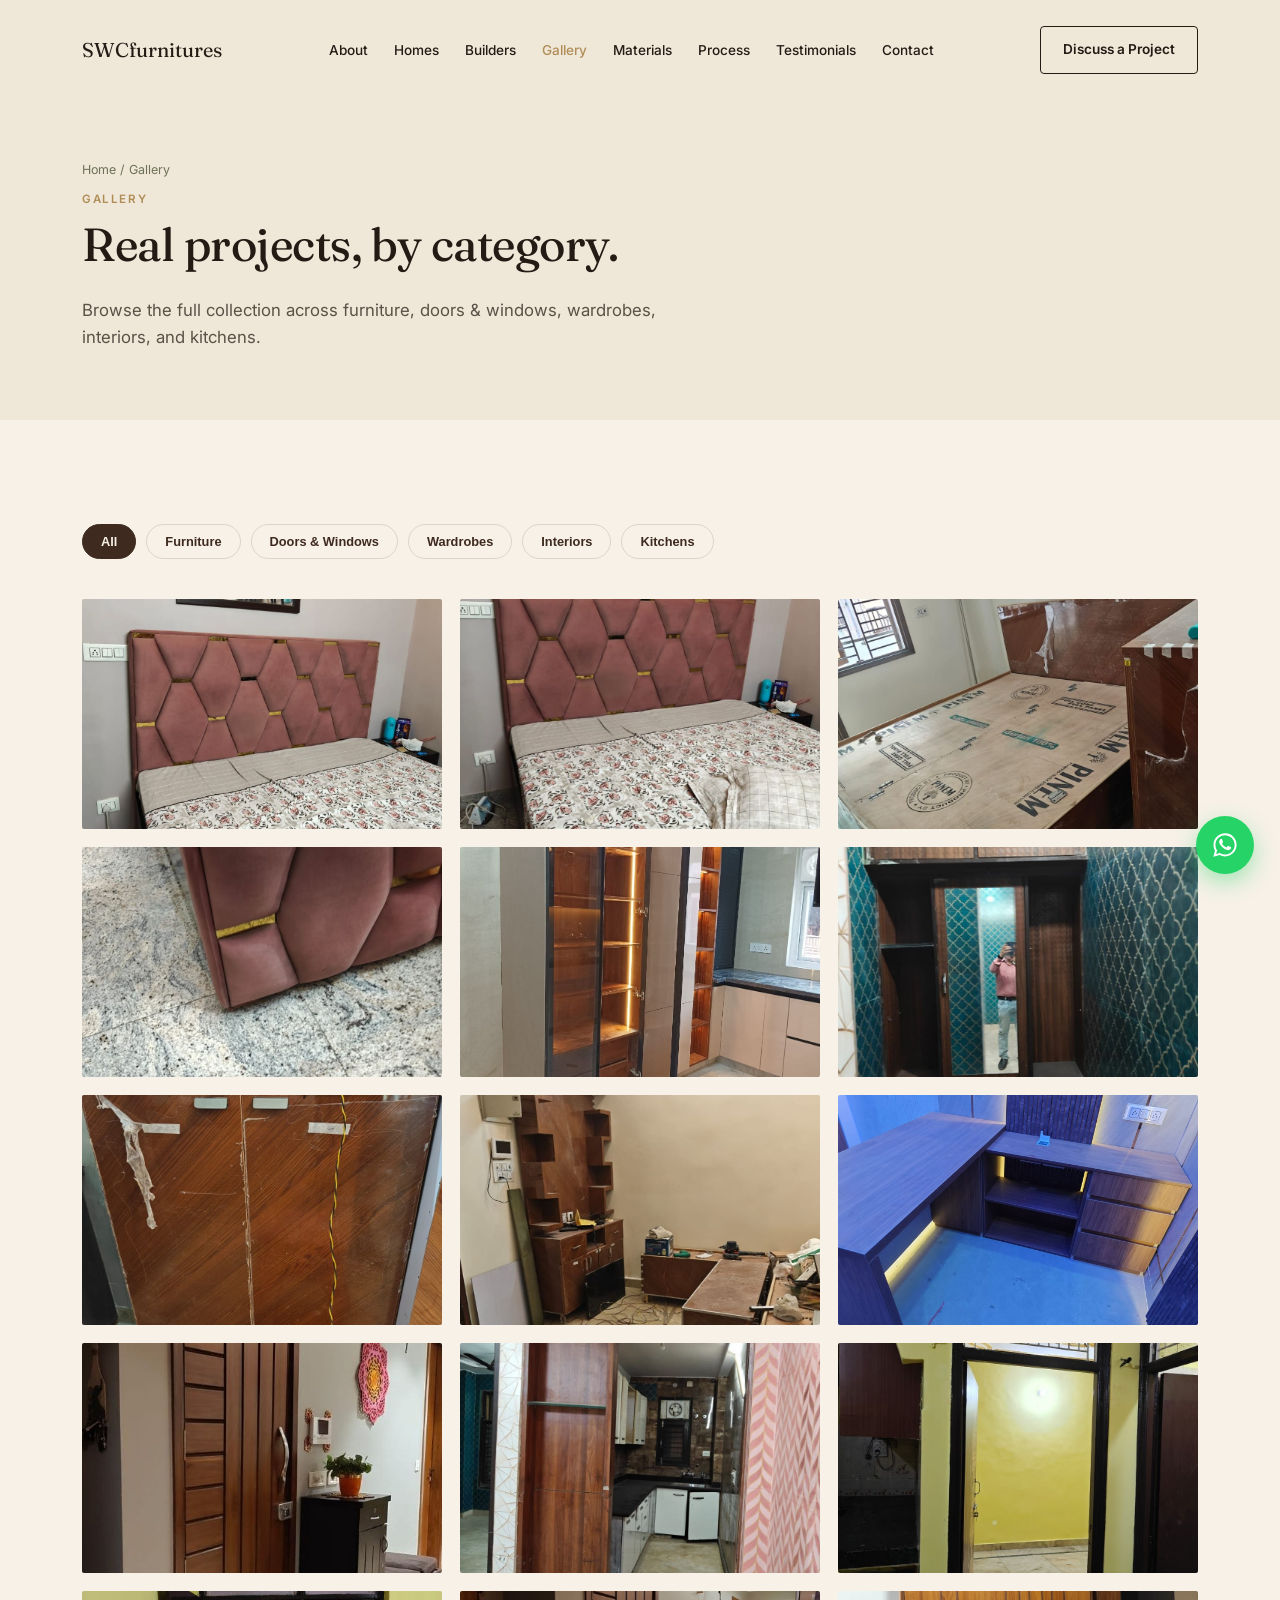
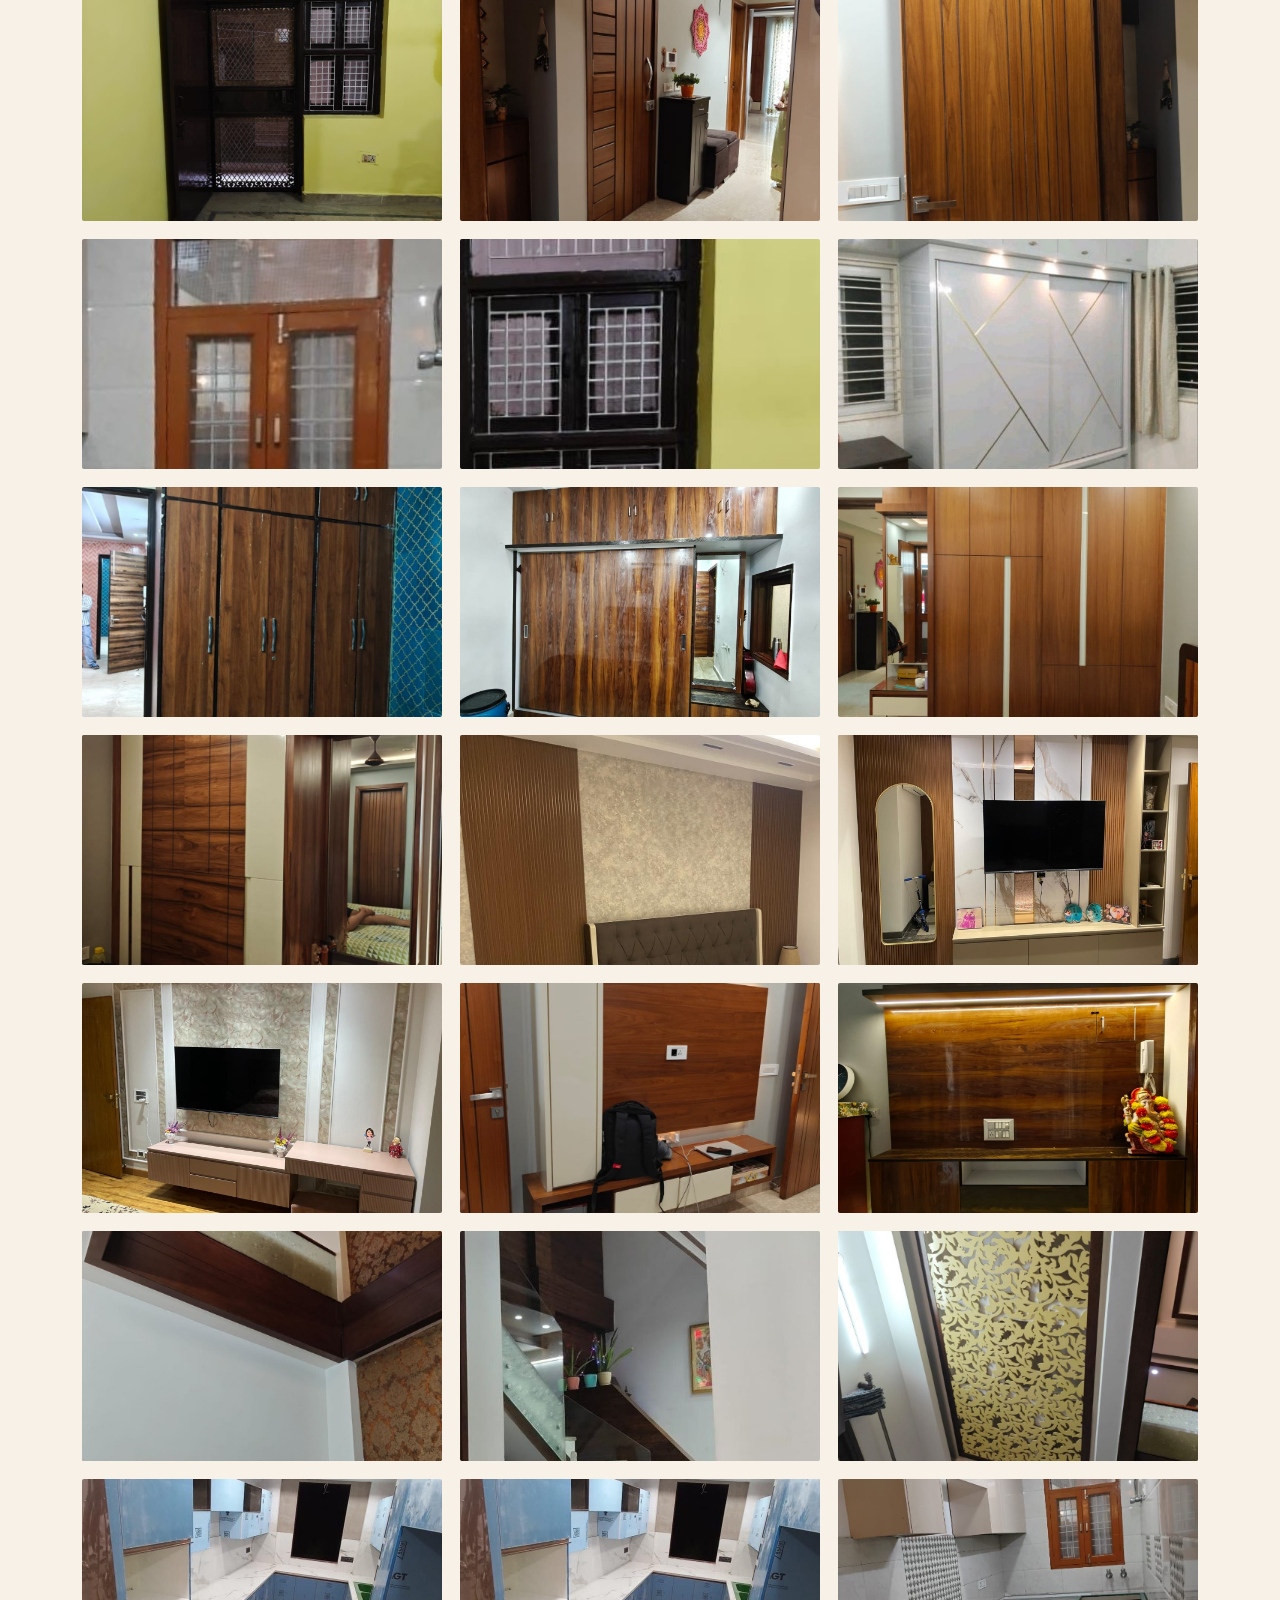
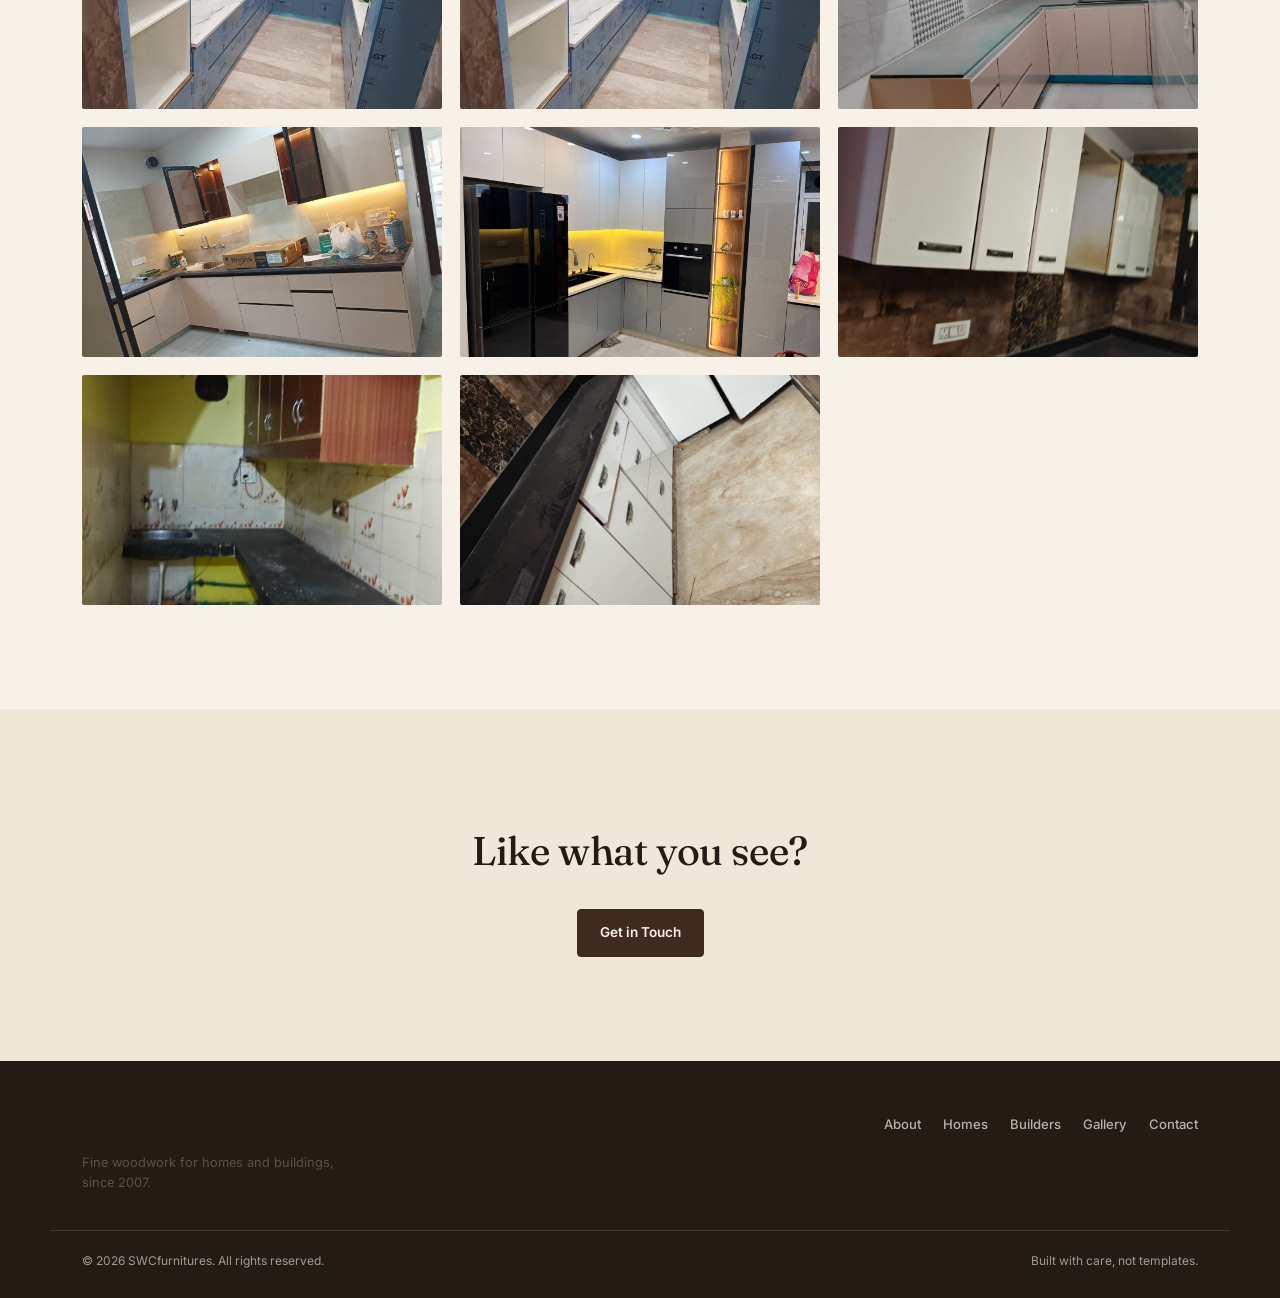
<file: gallery/index.html>
<!DOCTYPE html>
<html lang="en">
<head>
<meta charset="UTF-8">
<meta name="viewport" content="width=device-width, initial-scale=1.0">
<title>Gallery — SWCfurnitures</title>
<link rel="preconnect" href="https://fonts.googleapis.com">
<link rel="preconnect" href="https://fonts.gstatic.com" crossorigin>
<link href="https://fonts.googleapis.com/css2?family=Fraunces:ital,opsz,wght@0,9..144,300;0,9..144,450;0,9..144,600;1,9..144,450&family=Inter:wght@400;500;600&display=swap" rel="stylesheet">
<link rel="stylesheet" href="../assets/css/style.css">
</head>
<body>
<header id="site-header">
  <div class="wrap">
    <a href="../" class="logo" aria-label="SWCfurnitures home">SWCfurnitures</a>
    <nav><ul>
      <li><a href="../about/">About</a></li>
      <li><a href="../homeowners/">Homes</a></li>
      <li><a href="../builders/">Builders</a></li>
      <li><a href="./" class="current">Gallery</a></li>
      <li><a href="../materials/">Materials</a></li>
      <li><a href="../process/">Process</a></li>
      <li><a href="../testimonials/">Testimonials</a></li>
      <li><a href="../contact/">Contact</a></li>
    </ul></nav>
    <div class="header-cta">
      <a href="../contact/" class="btn ghost">Discuss a Project</a>
    </div>
  </div>
</header>

<section class="page-hero">
  <div class="wrap reveal">
    <p class="crumb"><a href="../">Home</a> / Gallery</p>
    <p class="eyebrow">Gallery</p>
    <h1>Real projects, by category.</h1>
    <p class="lede">Browse the full collection across furniture, doors &amp; windows, wardrobes, interiors, and kitchens.</p>
  </div>
</section>

<section class="section">
  <div class="wrap">
    <div class="filters reveal">
      <button class="filter-btn active" data-filter="all">All</button>
      <button class="filter-btn" data-filter="furniture">Furniture</button>
      <button class="filter-btn" data-filter="doors">Doors &amp; Windows</button>
      <button class="filter-btn" data-filter="wardrobes">Wardrobes</button>
      <button class="filter-btn" data-filter="interiors">Interiors</button>
      <button class="filter-btn" data-filter="kitchens">Kitchens</button>
    </div>
    <div class="gallery-grid reveal">
      <div class="gallery-item" data-cat="furniture"><img class="ph" src="../images/bed.jpg" alt="Bed furniture" loading="lazy"></div>
      <div class="gallery-item" data-cat="furniture"><img class="ph light" src="../images/bed2.jpg" alt="Bed furniture" loading="lazy"></div>
      <div class="gallery-item" data-cat="furniture"><img class="ph" src="../images/bed3.jpg" alt="Bed furniture" loading="lazy"></div>
      <div class="gallery-item" data-cat="furniture"><img class="ph light" src="../images/bed4.jpg" alt="Bed furniture" loading="lazy"></div>
      <div class="gallery-item" data-cat="furniture"><img class="ph" src="../images/shelf.jpg" alt="Shelving" loading="lazy"></div>
      <div class="gallery-item" data-cat="furniture"><img class="ph light" src="../images/shelf2.jpg" alt="Shelving" loading="lazy"></div>
      <div class="gallery-item" data-cat="furniture"><img class="ph" src="../images/shelf3.jpg" alt="Shelving" loading="lazy"></div>
      <div class="gallery-item" data-cat="furniture"><img class="ph light" src="../images/shelf4.jpg" alt="Shelving" loading="lazy"></div>
      <div class="gallery-item" data-cat="furniture"><img class="ph" src="../images/shelf5.jpg" alt="Shelving" loading="lazy"></div>
      <div class="gallery-item" data-cat="doors"><img class="ph light" src="../images/door.jpg" alt="Door" loading="lazy"></div>
      <div class="gallery-item" data-cat="doors"><img class="ph" src="../images/door1.jpg" alt="Door" loading="lazy"></div>
      <div class="gallery-item" data-cat="doors"><img class="ph light" src="../images/door2.jpg" alt="Door" loading="lazy"></div>
      <div class="gallery-item" data-cat="doors"><img class="ph" src="../images/door3.jpg" alt="Door" loading="lazy"></div>
      <div class="gallery-item" data-cat="doors"><img class="ph light" src="../images/door4.jpg" alt="Door" loading="lazy"></div>
      <div class="gallery-item" data-cat="doors"><img class="ph" src="../images/door5.jpg" alt="Door" loading="lazy"></div>
      <div class="gallery-item" data-cat="doors"><img class="ph light" src="../images/window.jpg" alt="Window" loading="lazy"></div>
      <div class="gallery-item" data-cat="doors"><img class="ph" src="../images/window2.jpg" alt="Window" loading="lazy"></div>
      <div class="gallery-item" data-cat="wardrobes"><img class="ph light" src="../images/wardrobe.jpg" alt="Wardrobe" loading="lazy"></div>
      <div class="gallery-item" data-cat="wardrobes"><img class="ph" src="../images/wardrobe2.jpg" alt="Wardrobe" loading="lazy"></div>
      <div class="gallery-item" data-cat="wardrobes"><img class="ph light" src="../images/wardrobe3.jpg" alt="Wardrobe" loading="lazy"></div>
      <div class="gallery-item" data-cat="wardrobes"><img class="ph" src="../images/wardrobe4.jpg" alt="Wardrobe" loading="lazy"></div>
      <div class="gallery-item" data-cat="wardrobes"><img class="ph light" src="../images/wardrobe5.jpg" alt="Wardrobe" loading="lazy"></div>
      <div class="gallery-item" data-cat="interiors"><img class="ph" src="../images/wall.jpg" alt="Interior wall" loading="lazy"></div>
      <div class="gallery-item" data-cat="interiors"><img class="ph light" src="../images/interior1.jpg" alt="Interior" loading="lazy"></div>
      <div class="gallery-item" data-cat="interiors"><img class="ph" src="../images/interior2.jpg" alt="Interior" loading="lazy"></div>
      <div class="gallery-item" data-cat="interiors"><img class="ph light" src="../images/interior3.jpg" alt="Interior" loading="lazy"></div>
      <div class="gallery-item" data-cat="interiors"><img class="ph" src="../images/interior4.jpg" alt="Interior" loading="lazy"></div>
      <div class="gallery-item" data-cat="interiors"><img class="ph light" src="../images/wall ceiling.jpg" alt="Wall ceiling" loading="lazy"></div>
      <div class="gallery-item" data-cat="interiors"><img class="ph" src="../images/wall ceiling 2.jpg" alt="Wall ceiling" loading="lazy"></div>
      <div class="gallery-item" data-cat="interiors"><img class="ph light" src="../images/wall ceiling 3.jpg" alt="Wall ceiling" loading="lazy"></div>
      <div class="gallery-item" data-cat="kitchens"><img class="ph" src="../images/kitchen.jpg" alt="Kitchen" loading="lazy"></div>
      <div class="gallery-item" data-cat="kitchens"><img class="ph light" src="../images/kitchen.jpg" alt="Kitchen" loading="lazy"></div>
      <div class="gallery-item" data-cat="kitchens"><img class="ph" src="../images/kitchen2.jpg" alt="Kitchen" loading="lazy"></div>
      <div class="gallery-item" data-cat="kitchens"><img class="ph light" src="../images/kitchen3.jpg" alt="Kitchen" loading="lazy"></div>
      <div class="gallery-item" data-cat="kitchens"><img class="ph" src="../images/kitchen4.jpg" alt="Kitchen" loading="lazy"></div>
      <div class="gallery-item" data-cat="kitchens"><img class="ph light" src="../images/kitchen5.jpg" alt="Kitchen" loading="lazy"></div>
      <div class="gallery-item" data-cat="kitchens"><img class="ph" src="../images/kitchen6.jpg" alt="Kitchen" loading="lazy"></div>
      <div class="gallery-item" data-cat="kitchens"><img class="ph light" src="../images/kitchen7.jpg" alt="Kitchen" loading="lazy"></div>
    </div>
  </div>
</section>

<section class="section alt reveal" style="text-align:center">
  <div class="wrap">
    <h2>Like what you see?</h2>
    <div class="hero-ctas" style="justify-content:center; margin-top:26px">
      <a href="../contact/" class="btn">Get in Touch</a>
    </div>
  </div>
</section>

<footer>
  <div class="wrap">
    <div><div class="logo">SWCfurnitures</div><p style="margin-top:10px; font-size:.8rem; max-width:32ch;">Fine woodwork for homes and buildings, since 2007.</p></div>
    <nav><ul>
      <li><a href="../about/">About</a></li>
      <li><a href="../homeowners/">Homes</a></li>
      <li><a href="../builders/">Builders</a></li>
      <li><a href="./">Gallery</a></li>
      <li><a href="../contact/">Contact</a></li>
    </ul></nav>
  </div>
  <div class="wrap bottom-line"><span>© 2026 SWCfurnitures. All rights reserved.</span><span>Built with care, not templates.</span></div>
</footer>

<a href="https://wa.me/919810667561" class="float-wa" aria-label="Chat on WhatsApp" title="Chat on WhatsApp" target="_blank" rel="noopener noreferrer">
  <svg width="28" height="28" viewBox="0 0 24 24" fill="white"><path d="M12.04 2C6.58 2 2.13 6.45 2.13 11.91c0 1.7.44 3.36 1.29 4.82L2 22l5.42-1.42a9.9 9.9 0 0 0 4.62 1.18h.01c5.46 0 9.91-4.45 9.91-9.91 0-2.65-1.03-5.14-2.9-7.01A9.86 9.86 0 0 0 12.04 2m0 1.67a8.2 8.2 0 0 1 5.83 2.42 8.19 8.19 0 0 1 2.41 5.82c0 4.55-3.7 8.24-8.25 8.24a8.2 8.2 0 0 1-4.19-1.15l-.3-.18-3.12.82.83-3.04-.2-.31a8.17 8.17 0 0 1-1.26-4.38c0-4.55 3.7-8.24 8.25-8.24M8.53 6.87c-.16 0-.43.06-.66.31-.22.25-.87.85-.87 2.07 0 1.22.89 2.4 1.01 2.56.13.17 1.75 2.8 4.3 3.83 2.13.86 2.57.69 3.03.65.47-.04 1.5-.61 1.71-1.2.21-.59.21-1.09.15-1.2-.06-.11-.24-.17-.5-.3-.26-.13-1.5-.74-1.74-.83-.23-.08-.4-.13-.57.13-.17.25-.65.83-.8 1-.15.17-.29.19-.55.06-.26-.13-1.08-.4-2.06-1.27-.76-.68-1.28-1.51-1.43-1.77-.15-.25-.02-.39.11-.51.11-.11.26-.29.38-.44.13-.15.17-.25.26-.42.08-.17.04-.31-.02-.44-.06-.13-.57-1.4-.79-1.91-.2-.5-.42-.43-.57-.43z"/></svg>
</a>
<script src="../assets/js/main.js"></script>
</body>
</html>
</file>
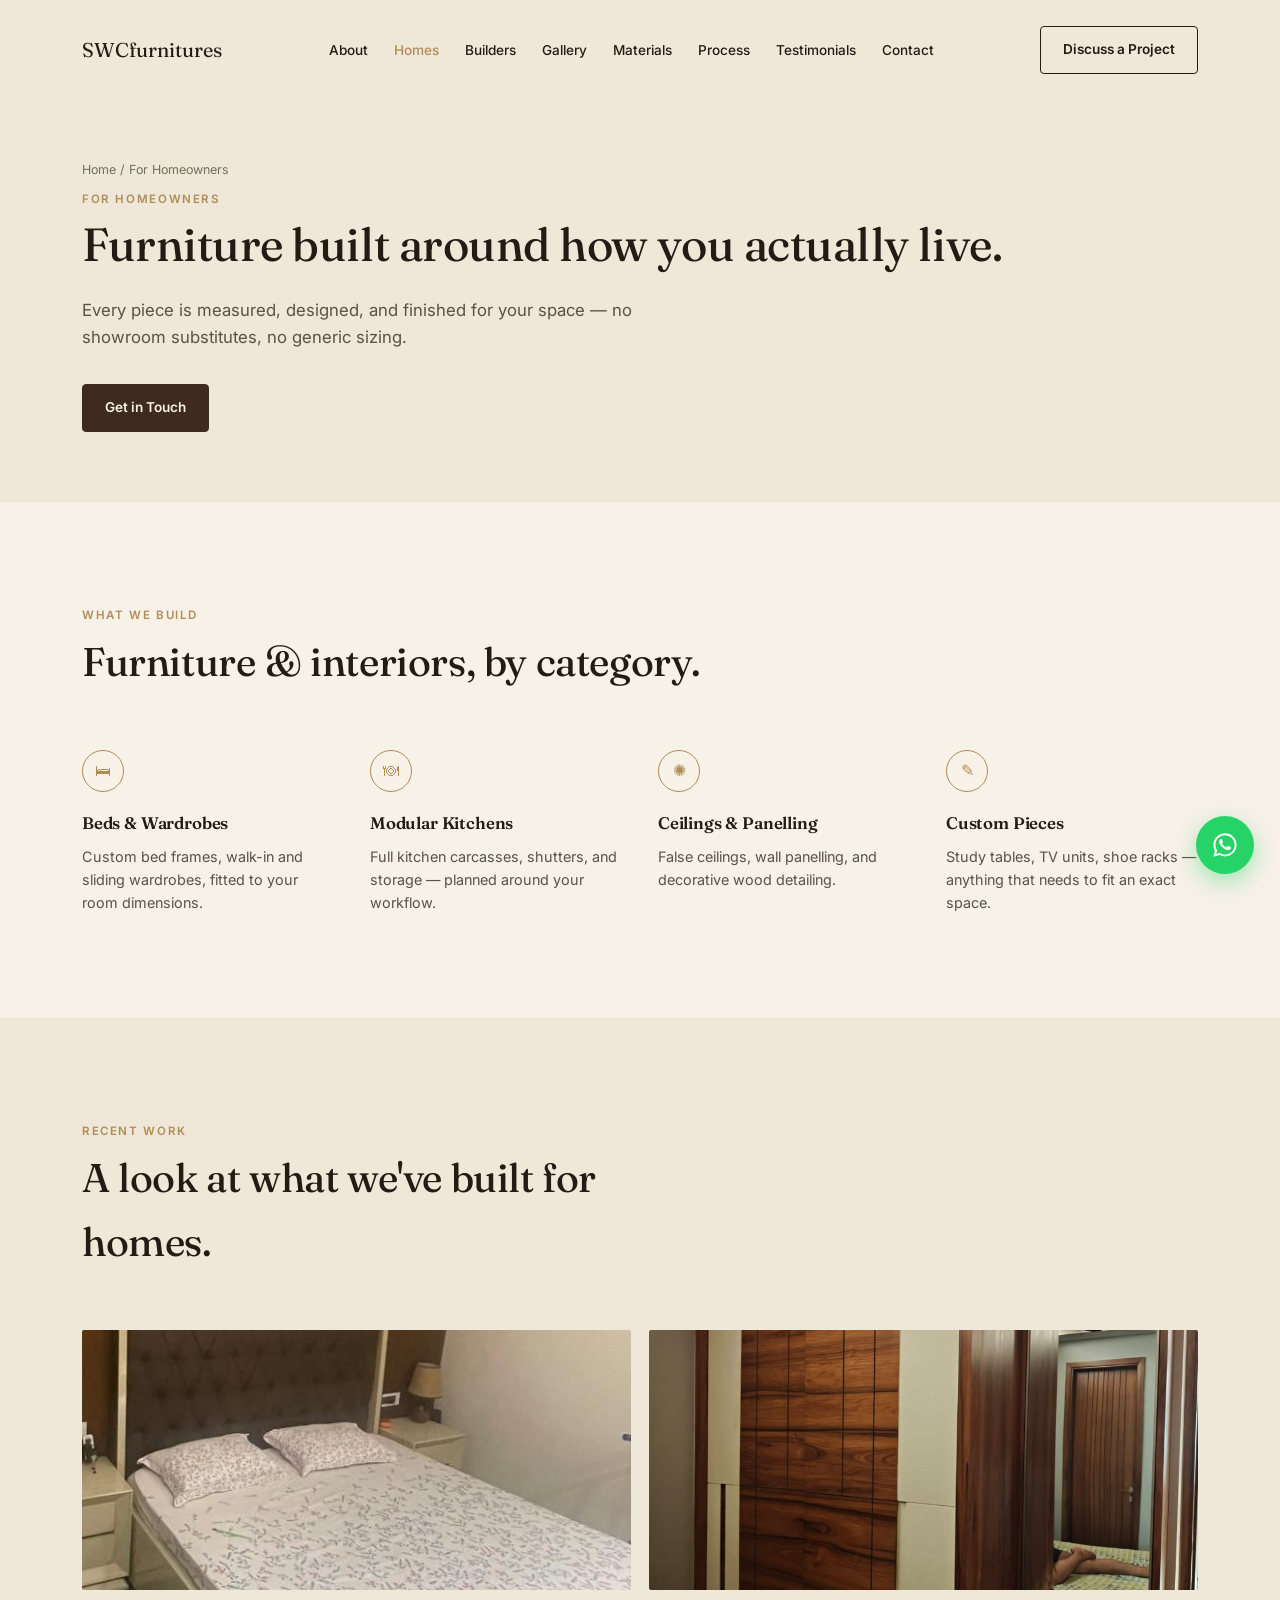
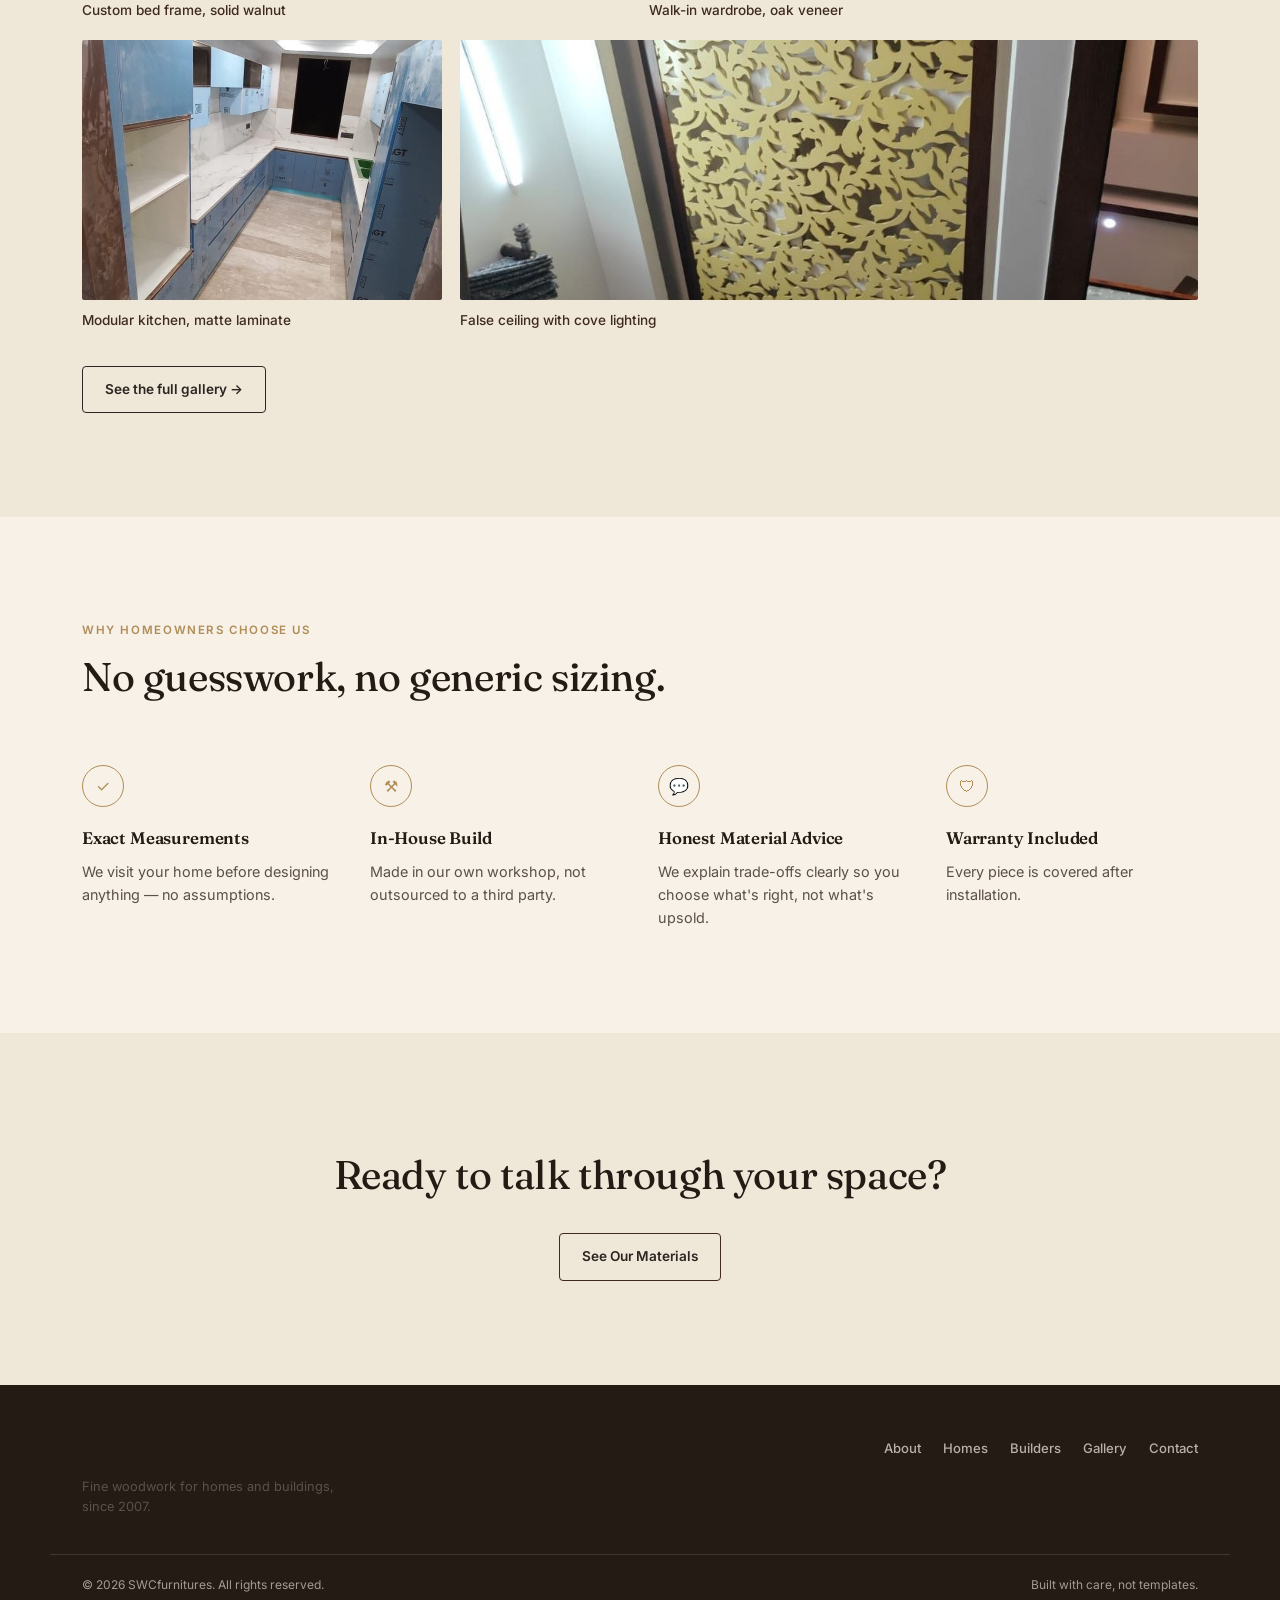
<file: homeowners/index.html>
<!DOCTYPE html>
<html lang="en">
<head>
<meta charset="UTF-8">
<meta name="viewport" content="width=device-width, initial-scale=1.0">
<title>For Homeowners — SWCfurnitures</title>
<link rel="preconnect" href="https://fonts.googleapis.com">
<link rel="preconnect" href="https://fonts.gstatic.com" crossorigin>
<link href="https://fonts.googleapis.com/css2?family=Fraunces:ital,opsz,wght@0,9..144,300;0,9..144,450;0,9..144,600;1,9..144,450&family=Inter:wght@400;500;600&display=swap" rel="stylesheet">
<link rel="stylesheet" href="../assets/css/style.css">
</head>
<body>
<header id="site-header">
  <div class="wrap">
    <a href="../" class="logo" aria-label="SWCfurnitures home">SWCfurnitures</a>
    <nav><ul>
      <li><a href="../about/">About</a></li>
      <li><a href="./" class="current">Homes</a></li>
      <li><a href="../builders/">Builders</a></li>
      <li><a href="../gallery/">Gallery</a></li>
      <li><a href="../materials/">Materials</a></li>
      <li><a href="../process/">Process</a></li>
      <li><a href="../testimonials/">Testimonials</a></li>
      <li><a href="../contact/">Contact</a></li>
    </ul></nav>
    <div class="header-cta">
      <a href="../contact/" class="btn ghost">Discuss a Project</a>
    </div>
  </div>
</header>

<section class="page-hero">
  <div class="wrap reveal">
    <p class="crumb"><a href="../">Home</a> / For Homeowners</p>
    <p class="eyebrow">For Homeowners</p>
    <h1>Furniture built around how you actually live.</h1>
    <p class="lede">Every piece is measured, designed, and finished for your space — no showroom substitutes, no generic sizing.</p>
    <div class="hero-ctas"><a href="../contact/" class="btn">Get in Touch</a></div>
  </div>
</section>

<section class="section">
  <div class="wrap">
    <div class="section-head reveal">
      <p class="eyebrow">What We Build</p>
      <h2>Furniture &amp; interiors, by category.</h2>
    </div>
    <div class="why-grid reveal">
      <div class="why-item"><div class="icon">🛏</div><h3>Beds &amp; Wardrobes</h3><p>Custom bed frames, walk-in and sliding wardrobes, fitted to your room dimensions.</p></div>
      <div class="why-item"><div class="icon">🍽</div><h3>Modular Kitchens</h3><p>Full kitchen carcasses, shutters, and storage — planned around your workflow.</p></div>
      <div class="why-item"><div class="icon">✺</div><h3>Ceilings &amp; Panelling</h3><p>False ceilings, wall panelling, and decorative wood detailing.</p></div>
      <div class="why-item"><div class="icon">✎</div><h3>Custom Pieces</h3><p>Study tables, TV units, shoe racks — anything that needs to fit an exact space.</p></div>
    </div>
  </div>
</section>

<section class="section alt">
  <div class="wrap">
    <div class="section-head reveal">
      <p class="eyebrow">Recent Work</p>
      <h2>A look at what we've built for homes.</h2>
    </div>
    <div class="feature-grid reveal">
      <figure><img class="ph" src="../images/bed&wall.jpg" alt="Bed frame" loading="lazy"><figcaption>Custom bed frame, solid walnut</figcaption></figure>
      <figure><img class="ph light" src="../images/wardrobe5.jpg" alt="Wardrobe" loading="lazy"><figcaption>Walk-in wardrobe, oak veneer</figcaption></figure>
      <figure><img class="ph" src="../images/kitchen.jpg" alt="Kitchen" loading="lazy"><figcaption>Modular kitchen, matte laminate</figcaption></figure>
      <figure><img class="ph light" src="../images/wall ceiling 3.jpg" alt="Ceiling" loading="lazy"><figcaption>False ceiling with cove lighting</figcaption></figure>
    </div>
    <div style="margin-top:34px"><a href="../gallery/" class="btn ghost">See the full gallery →</a></div>
  </div>
</section>

<section class="section">
  <div class="wrap">
    <div class="section-head reveal">
      <p class="eyebrow">Why Homeowners Choose Us</p>
      <h2>No guesswork, no generic sizing.</h2>
    </div>
    <div class="why-grid reveal">
      <div class="why-item"><div class="icon">✓</div><h3>Exact Measurements</h3><p>We visit your home before designing anything — no assumptions.</p></div>
      <div class="why-item"><div class="icon">⚒</div><h3>In-House Build</h3><p>Made in our own workshop, not outsourced to a third party.</p></div>
      <div class="why-item"><div class="icon">💬</div><h3>Honest Material Advice</h3><p>We explain trade-offs clearly so you choose what's right, not what's upsold.</p></div>
      <div class="why-item"><div class="icon">🛡</div><h3>Warranty Included</h3><p>Every piece is covered after installation.</p></div>
    </div>
  </div>
</section>

<section class="section alt reveal" style="text-align:center">
  <div class="wrap">
    <h2>Ready to talk through your space?</h2>
    <div class="hero-ctas" style="justify-content:center; margin-top:26px">
      <a href="../materials/" class="btn ghost" style="border-color:var(--walnut)">See Our Materials</a>
    </div>
  </div>
</section>

<footer>
  <div class="wrap">
    <div><div class="logo">SWCfurnitures</div><p style="margin-top:10px; font-size:.8rem; max-width:32ch;">Fine woodwork for homes and buildings, since 2007.</p></div>
    <nav><ul>
      <li><a href="../about/">About</a></li>
      <li><a href="./">Homes</a></li>
      <li><a href="../builders/">Builders</a></li>
      <li><a href="../gallery/">Gallery</a></li>
      <li><a href="../contact/">Contact</a></li>
    </ul></nav>
  </div>
  <div class="wrap bottom-line"><span>© 2026 SWCfurnitures. All rights reserved.</span><span>Built with care, not templates.</span></div>
</footer>

<a href="https://wa.me/919810667561" class="float-wa" aria-label="Chat on WhatsApp" title="Chat on WhatsApp" target="_blank" rel="noopener noreferrer">
  <svg width="28" height="28" viewBox="0 0 24 24" fill="white"><path d="M12.04 2C6.58 2 2.13 6.45 2.13 11.91c0 1.7.44 3.36 1.29 4.82L2 22l5.42-1.42a9.9 9.9 0 0 0 4.62 1.18h.01c5.46 0 9.91-4.45 9.91-9.91 0-2.65-1.03-5.14-2.9-7.01A9.86 9.86 0 0 0 12.04 2m0 1.67a8.2 8.2 0 0 1 5.83 2.42 8.19 8.19 0 0 1 2.41 5.82c0 4.55-3.7 8.24-8.25 8.24a8.2 8.2 0 0 1-4.19-1.15l-.3-.18-3.12.82.83-3.04-.2-.31a8.17 8.17 0 0 1-1.26-4.38c0-4.55 3.7-8.24 8.25-8.24M8.53 6.87c-.16 0-.43.06-.66.31-.22.25-.87.85-.87 2.07 0 1.22.89 2.4 1.01 2.56.13.17 1.75 2.8 4.3 3.83 2.13.86 2.57.69 3.03.65.47-.04 1.5-.61 1.71-1.2.21-.59.21-1.09.15-1.2-.06-.11-.24-.17-.5-.3-.26-.13-1.5-.74-1.74-.83-.23-.08-.4-.13-.57.13-.17.25-.65.83-.8 1-.15.17-.29.19-.55.06-.26-.13-1.08-.4-2.06-1.27-.76-.68-1.28-1.51-1.43-1.77-.15-.25-.02-.39.11-.51.11-.11.26-.29.38-.44.13-.15.17-.25.26-.42.08-.17.04-.31-.02-.44-.06-.13-.57-1.4-.79-1.91-.2-.5-.42-.43-.57-.43z"/></svg>
</a>
<script src="../assets/js/main.js"></script>
</body>
</html>
</file>
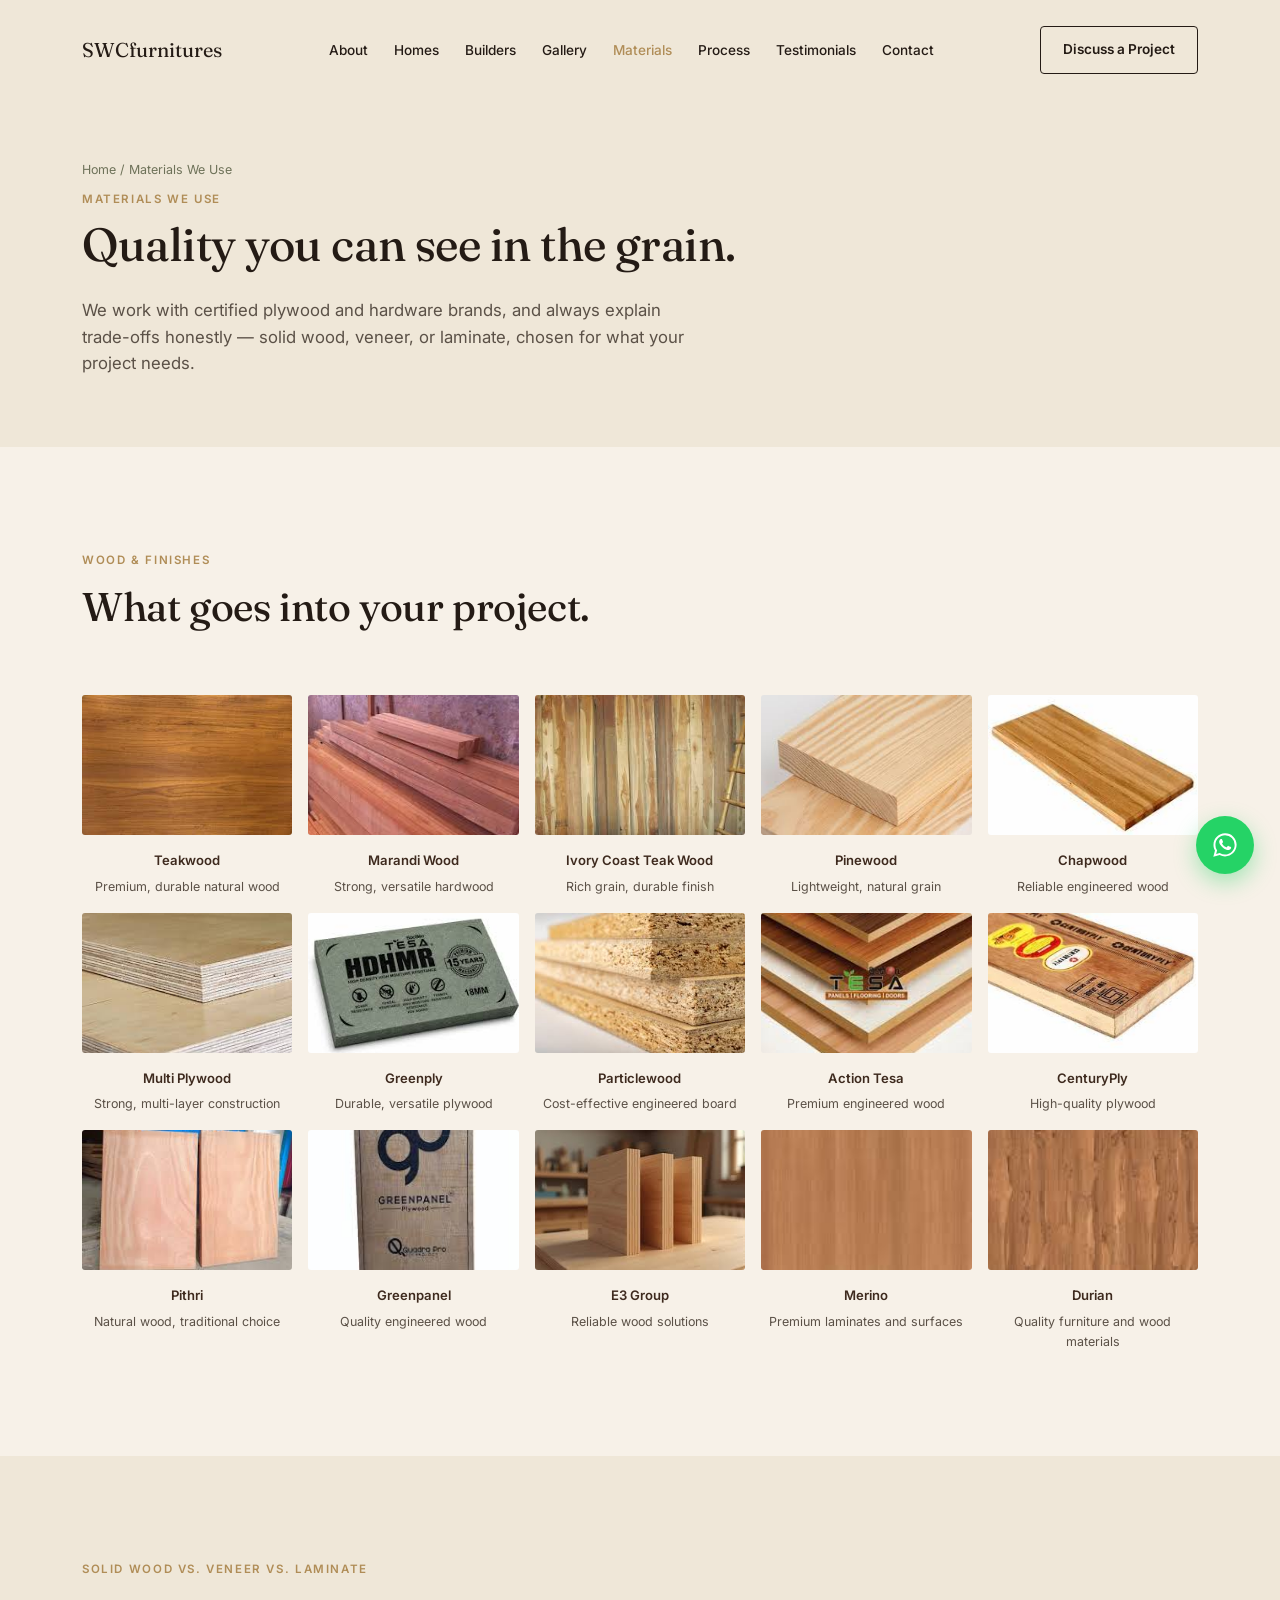
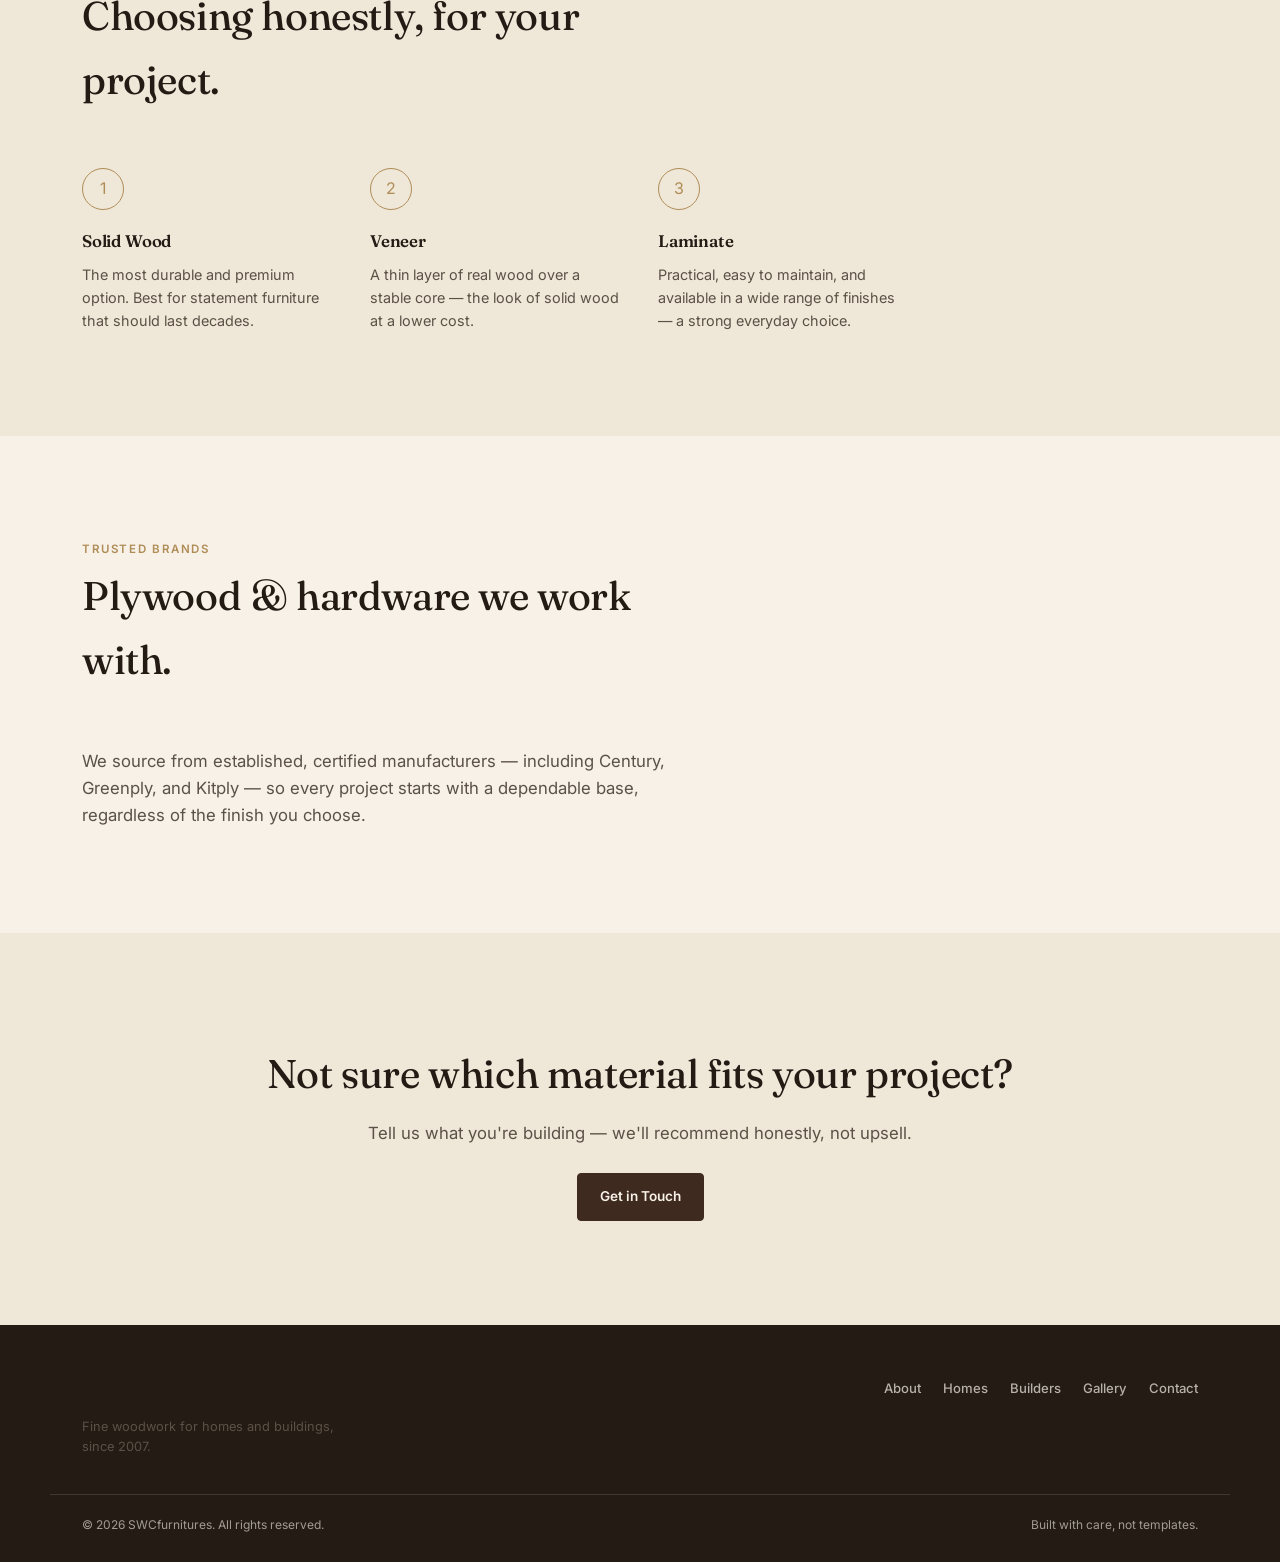
<file: materials/index.html>
<!DOCTYPE html>
<html lang="en">
<head>
<meta charset="UTF-8">
<meta name="viewport" content="width=device-width, initial-scale=1.0">
<title>Materials We Use — SWCfurnitures</title>
<link rel="preconnect" href="https://fonts.googleapis.com">
<link rel="preconnect" href="https://fonts.gstatic.com" crossorigin>
<link href="https://fonts.googleapis.com/css2?family=Fraunces:ital,opsz,wght@0,9..144,300;0,9..144,450;0,9..144,600;1,9..144,450&family=Inter:wght@400;500;600&display=swap" rel="stylesheet">
<link rel="stylesheet" href="../assets/css/style.css">
</head>
<body>
<header id="site-header">
  <div class="wrap">
    <a href="../" class="logo" aria-label="SWCfurnitures home">SWCfurnitures</a>
    <nav><ul>
      <li><a href="../about/">About</a></li>
      <li><a href="../homeowners/">Homes</a></li>
      <li><a href="../builders/">Builders</a></li>
      <li><a href="../gallery/">Gallery</a></li>
      <li><a href="./" class="current">Materials</a></li>
      <li><a href="../process/">Process</a></li>
      <li><a href="../testimonials/">Testimonials</a></li>
      <li><a href="../contact/">Contact</a></li>
    </ul></nav>
    <div class="header-cta">
      <a href="../contact/" class="btn ghost">Discuss a Project</a>
    </div>
  </div>
</header>

<section class="page-hero">
  <div class="wrap reveal">
    <p class="crumb"><a href="../">Home</a> / Materials We Use</p>
    <p class="eyebrow">Materials We Use</p>
    <h1>Quality you can see in the grain.</h1>
    <p class="lede">We work with certified plywood and hardware brands, and always explain trade-offs honestly — solid wood, veneer, or laminate, chosen for what your project needs.</p>
  </div>
</section>

<section class="section">
  <div class="wrap">
    <div class="section-head reveal">
      <p class="eyebrow">Wood &amp; Finishes</p>
      <h2>What goes into your project.</h2>
    </div>
    <div class="material-grid reveal">
      <div class="material"><div class="swatch sw1" data-label="Teakwood"></div><span>Teakwood</span><p class="note">Premium, durable natural wood</p></div>
      <div class="material"><div class="swatch sw2" data-label="Marandi Wood"></div><span>Marandi Wood</span><p class="note">Strong, versatile hardwood</p></div>
      <div class="material"><div class="swatch sw3" data-label="Ivory Coast Teak Wood"></div><span>Ivory Coast Teak Wood</span><p class="note">Rich grain, durable finish</p></div>
      <div class="material"><div class="swatch sw4" data-label="Pinewood"></div><span>Pinewood</span><p class="note">Lightweight, natural grain</p></div>
      <div class="material"><div class="swatch sw5" data-label="Chapwood"></div><span>Chapwood</span><p class="note">Reliable engineered wood</p></div>
      <div class="material"><div class="swatch sw6" data-label="Multi Plywood"></div><span>Multi Plywood</span><p class="note">Strong, multi-layer construction</p></div>
      <div class="material"><div class="swatch sw7" data-label="Greenply"></div><span>Greenply</span><p class="note">Durable, versatile plywood</p></div>
      <div class="material"><div class="swatch sw8" data-label="Particlewood"></div><span>Particlewood</span><p class="note">Cost-effective engineered board</p></div>
      <div class="material"><div class="swatch sw9" data-label="Action Tesa"></div><span>Action Tesa</span><p class="note">Premium engineered wood</p></div>
      <div class="material"><div class="swatch sw10" data-label="CenturyPly"></div><span>CenturyPly</span><p class="note">High-quality plywood</p></div>
      <div class="material"><div class="swatch sw11" data-label="Pithri"></div><span>Pithri</span><p class="note">Natural wood, traditional choice</p></div>
      <div class="material"><div class="swatch sw12" data-label="Greenpanel"></div><span>Greenpanel</span><p class="note">Quality engineered wood</p></div>
      <div class="material"><div class="swatch sw13" data-label="E3 Group"></div><span>E3 Group</span><p class="note">Reliable wood solutions</p></div>
      <div class="material"><div class="swatch sw14" data-label="Merino"></div><span>Merino</span><p class="note">Premium laminates and surfaces</p></div>
      <div class="material"><div class="swatch sw15" data-label="Durian"></div><span>Durian</span><p class="note">Quality furniture and wood materials</p></div>
    </div>
  </div>
</section>

<section class="section alt">
  <div class="wrap">
    <div class="section-head reveal">
      <p class="eyebrow">Solid Wood vs. Veneer vs. Laminate</p>
      <h2>Choosing honestly, for your project.</h2>
    </div>
    <div class="why-grid reveal">
      <div class="why-item"><div class="icon">1</div><h3>Solid Wood</h3><p>The most durable and premium option. Best for statement furniture that should last decades.</p></div>
      <div class="why-item"><div class="icon">2</div><h3>Veneer</h3><p>A thin layer of real wood over a stable core — the look of solid wood at a lower cost.</p></div>
      <div class="why-item"><div class="icon">3</div><h3>Laminate</h3><p>Practical, easy to maintain, and available in a wide range of finishes — a strong everyday choice.</p></div>
    </div>
  </div>
</section>

<section class="section">
  <div class="wrap">
    <div class="section-head reveal">
      <p class="eyebrow">Trusted Brands</p>
      <h2>Plywood &amp; hardware we work with.</h2>
    </div>
    <p class="lede reveal">We source from established, certified manufacturers — including Century, Greenply, and Kitply — so every project starts with a dependable base, regardless of the finish you choose.</p>
  </div>
</section>

<section class="section alt reveal" style="text-align:center">
  <div class="wrap">
    <h2>Not sure which material fits your project?</h2>
    <p class="lede" style="margin:14px auto 0">Tell us what you're building — we'll recommend honestly, not upsell.</p>
    <div class="hero-ctas" style="justify-content:center; margin-top:26px">
      <a href="../contact/" class="btn">Get in Touch</a>
    </div>
  </div>
</section>

<footer>
  <div class="wrap">
    <div><div class="logo">SWCfurnitures</div><p style="margin-top:10px; font-size:.8rem; max-width:32ch;">Fine woodwork for homes and buildings, since 2007.</p></div>
    <nav><ul>
      <li><a href="../about/">About</a></li>
      <li><a href="../homeowners/">Homes</a></li>
      <li><a href="../builders/">Builders</a></li>
      <li><a href="../gallery/">Gallery</a></li>
      <li><a href="../contact/">Contact</a></li>
    </ul></nav>
  </div>
  <div class="wrap bottom-line"><span>© 2026 SWCfurnitures. All rights reserved.</span><span>Built with care, not templates.</span></div>
</footer>

<a href="https://wa.me/" class="float-wa" aria-label="Chat on WhatsApp" title="Chat on WhatsApp" target="_blank" rel="noopener noreferrer">
  <svg width="28" height="28" viewBox="0 0 24 24" fill="white"><path d="M12.04 2C6.58 2 2.13 6.45 2.13 11.91c0 1.7.44 3.36 1.29 4.82L2 22l5.42-1.42a9.9 9.9 0 0 0 4.62 1.18h.01c5.46 0 9.91-4.45 9.91-9.91 0-2.65-1.03-5.14-2.9-7.01A9.86 9.86 0 0 0 12.04 2m0 1.67a8.2 8.2 0 0 1 5.83 2.42 8.19 8.19 0 0 1 2.41 5.82c0 4.55-3.7 8.24-8.25 8.24a8.2 8.2 0 0 1-4.19-1.15l-.3-.18-3.12.82.83-3.04-.2-.31a8.17 8.17 0 0 1-1.26-4.38c0-4.55 3.7-8.24 8.25-8.24M8.53 6.87c-.16 0-.43.06-.66.31-.22.25-.87.85-.87 2.07 0 1.22.89 2.4 1.01 2.56.13.17 1.75 2.8 4.3 3.83 2.13.86 2.57.69 3.03.65.47-.04 1.5-.61 1.71-1.2.21-.59.21-1.09.15-1.2-.06-.11-.24-.17-.5-.3-.26-.13-1.5-.74-1.74-.83-.23-.08-.4-.13-.57.13-.17.25-.65.83-.8 1-.15.17-.29.19-.55.06-.26-.13-1.08-.4-2.06-1.27-.76-.68-1.28-1.51-1.43-1.77-.15-.25-.02-.39.11-.51.11-.11.26-.29.38-.44.13-.15.17-.25.26-.42.08-.17.04-.31-.02-.44-.06-.13-.57-1.4-.79-1.91-.2-.5-.42-.43-.57-.43z"/></svg>
</a>
<script src="../assets/js/main.js"></script>
</body>
</html>
</file>
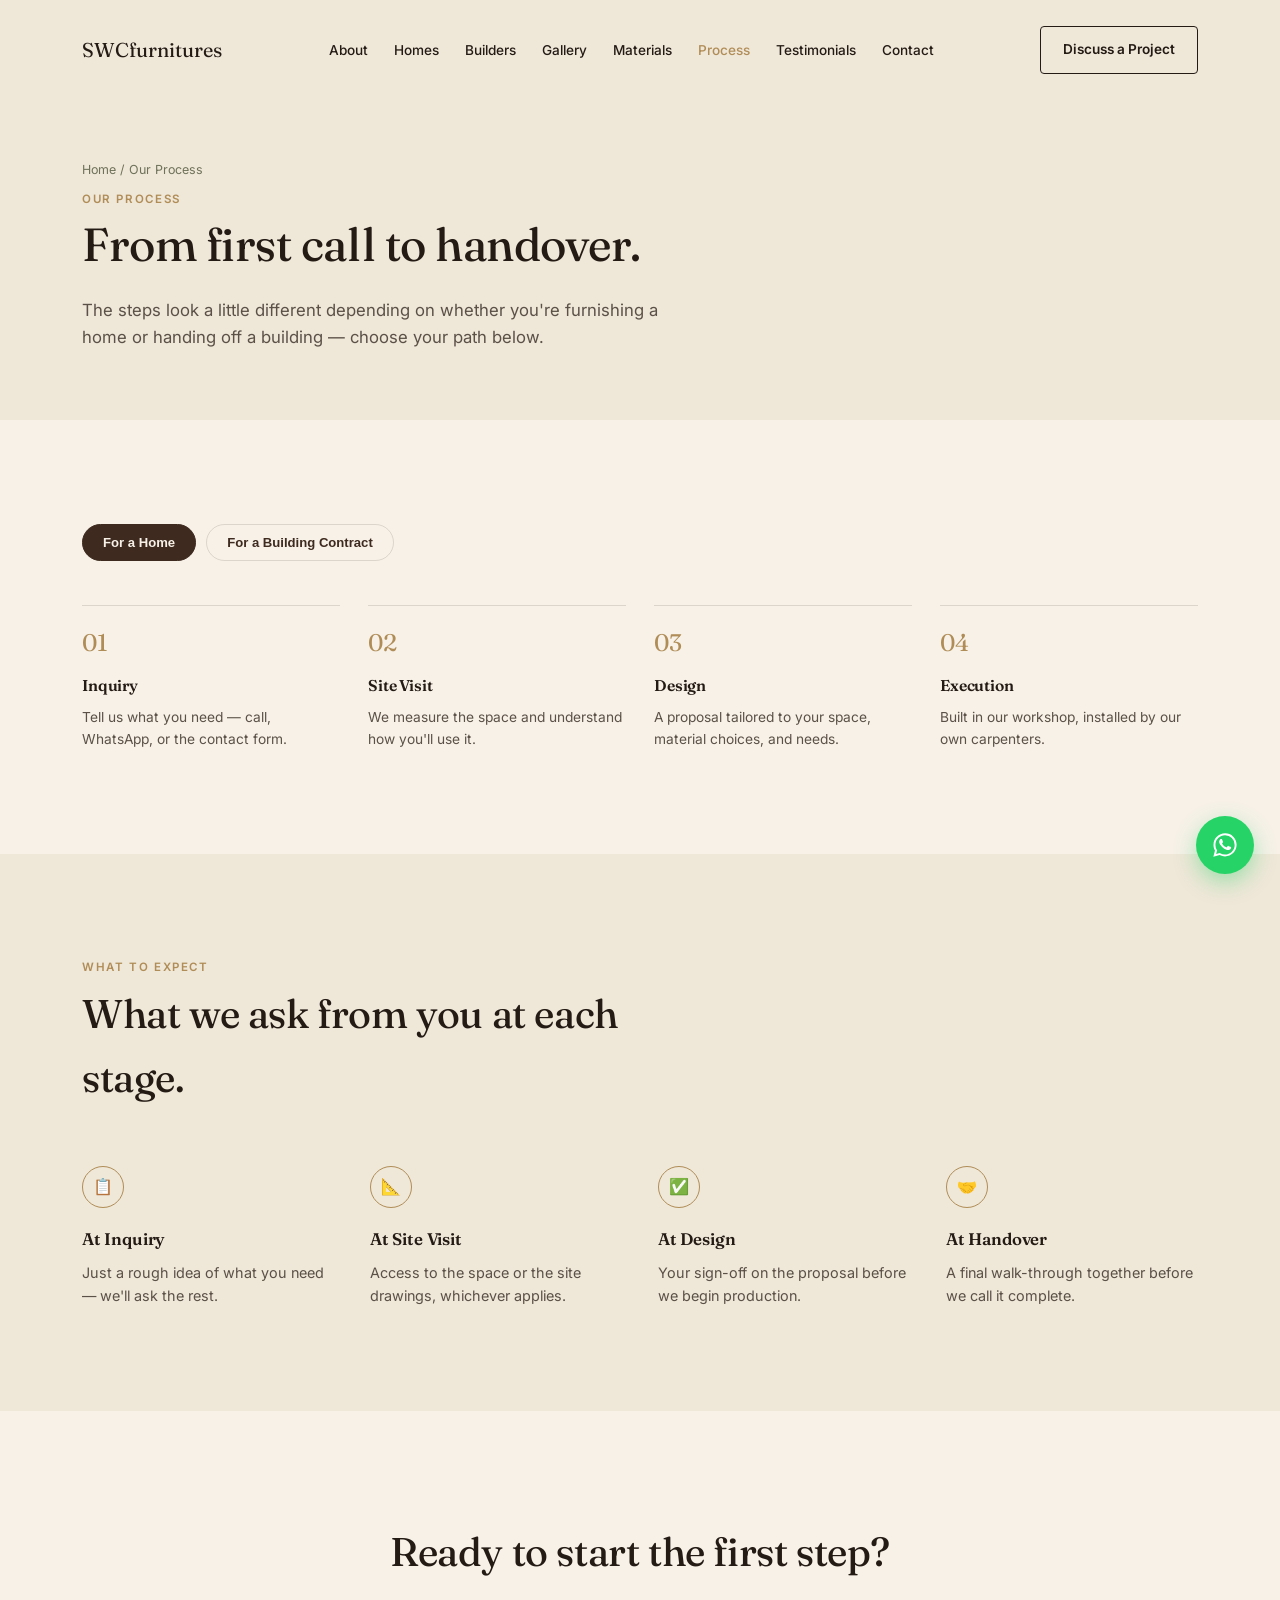
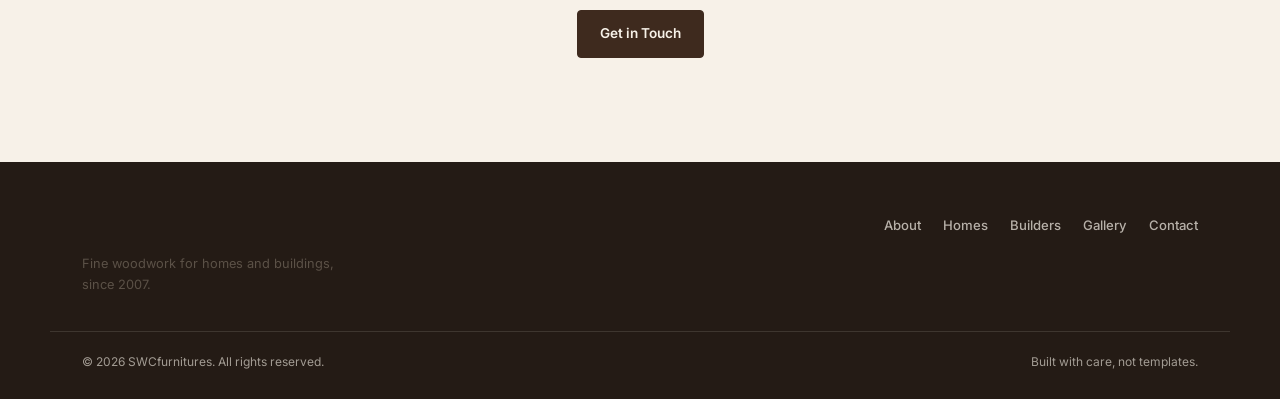
<file: process/index.html>
<!DOCTYPE html>
<html lang="en">
<head>
<meta charset="UTF-8">
<meta name="viewport" content="width=device-width, initial-scale=1.0">
<title>Our Process — SWCfurnitures</title>
<link rel="preconnect" href="https://fonts.googleapis.com">
<link rel="preconnect" href="https://fonts.gstatic.com" crossorigin>
<link href="https://fonts.googleapis.com/css2?family=Fraunces:ital,opsz,wght@0,9..144,300;0,9..144,450;0,9..144,600;1,9..144,450&family=Inter:wght@400;500;600&display=swap" rel="stylesheet">
<link rel="stylesheet" href="../assets/css/style.css">
</head>
<body>
<header id="site-header">
  <div class="wrap">
    <a href="../" class="logo" aria-label="SWCfurnitures home">SWCfurnitures</a>
    <nav><ul>
      <li><a href="../about/">About</a></li>
      <li><a href="../homeowners/">Homes</a></li>
      <li><a href="../builders/">Builders</a></li>
      <li><a href="../gallery/">Gallery</a></li>
      <li><a href="../materials/">Materials</a></li>
      <li><a href="./" class="current">Process</a></li>
      <li><a href="../testimonials/">Testimonials</a></li>
      <li><a href="../contact/">Contact</a></li>
    </ul></nav>
    <div class="header-cta">
      <a href="../contact/" class="btn ghost">Discuss a Project</a>
    </div>
  </div>
</header>

<section class="page-hero">
  <div class="wrap reveal">
    <p class="crumb"><a href="../">Home</a> / Our Process</p>
    <p class="eyebrow">Our Process</p>
    <h1>From first call to handover.</h1>
    <p class="lede">The steps look a little different depending on whether you're furnishing a home or handing off a building — choose your path below.</p>
  </div>
</section>

<section class="section">
  <div class="wrap">
    <div class="tabs reveal">
      <button class="tab-btn active" data-tab="home">For a Home</button>
      <button class="tab-btn" data-tab="build">For a Building Contract</button>
    </div>
    <div class="process-track active reveal" data-track="home">
      <div class="step"><div class="num">01</div><h3>Inquiry</h3><p>Tell us what you need — call, WhatsApp, or the contact form.</p></div>
      <div class="step"><div class="num">02</div><h3>Site Visit</h3><p>We measure the space and understand how you'll use it.</p></div>
      <div class="step"><div class="num">03</div><h3>Design</h3><p>A proposal tailored to your space, material choices, and needs.</p></div>
      <div class="step"><div class="num">04</div><h3>Execution</h3><p>Built in our workshop, installed by our own carpenters.</p></div>
    </div>
    <div class="process-track" data-track="build">
      <div class="step"><div class="num">01</div><h3>Project Brief</h3><p>Share drawings, unit counts, and your construction timeline.</p></div>
      <div class="step"><div class="num">02</div><h3>Site Assessment</h3><p>We review the site and align on specifications with your team.</p></div>
      <div class="step"><div class="num">03</div><h3>Production Plan</h3><p>A phased delivery schedule matched to your handover dates.</p></div>
      <div class="step"><div class="num">04</div><h3>Install &amp; Sign-off</h3><p>Unit-by-unit installation with joint quality checks.</p></div>
    </div>
  </div>
</section>

<section class="section alt">
  <div class="wrap">
    <div class="section-head reveal">
      <p class="eyebrow">What to Expect</p>
      <h2>What we ask from you at each stage.</h2>
    </div>
    <div class="why-grid reveal">
      <div class="why-item"><div class="icon">📋</div><h3>At Inquiry</h3><p>Just a rough idea of what you need — we'll ask the rest.</p></div>
      <div class="why-item"><div class="icon">📐</div><h3>At Site Visit</h3><p>Access to the space or the site drawings, whichever applies.</p></div>
      <div class="why-item"><div class="icon">✅</div><h3>At Design</h3><p>Your sign-off on the proposal before we begin production.</p></div>
      <div class="why-item"><div class="icon">🤝</div><h3>At Handover</h3><p>A final walk-through together before we call it complete.</p></div>
    </div>
  </div>
</section>

<section class="section reveal" style="text-align:center">
  <div class="wrap">
    <h2>Ready to start the first step?</h2>
    <div class="hero-ctas" style="justify-content:center; margin-top:26px">
      <a href="../contact/" class="btn">Get in Touch</a>
    </div>
  </div>
</section>

<footer>
  <div class="wrap">
    <div><div class="logo">SWCfurnitures</div><p style="margin-top:10px; font-size:.8rem; max-width:32ch;">Fine woodwork for homes and buildings, since 2007.</p></div>
    <nav><ul>
      <li><a href="../about/">About</a></li>
      <li><a href="../homeowners/">Homes</a></li>
      <li><a href="../builders/">Builders</a></li>
      <li><a href="../gallery/">Gallery</a></li>
      <li><a href="../contact/">Contact</a></li>
    </ul></nav>
  </div>
  <div class="wrap bottom-line"><span>© 2026 SWCfurnitures. All rights reserved.</span><span>Built with care, not templates.</span></div>
</footer>

<a href="https://wa.me/" class="float-wa" aria-label="Chat on WhatsApp" title="Chat on WhatsApp" target="_blank" rel="noopener noreferrer">
  <svg width="28" height="28" viewBox="0 0 24 24" fill="white"><path d="M12.04 2C6.58 2 2.13 6.45 2.13 11.91c0 1.7.44 3.36 1.29 4.82L2 22l5.42-1.42a9.9 9.9 0 0 0 4.62 1.18h.01c5.46 0 9.91-4.45 9.91-9.91 0-2.65-1.03-5.14-2.9-7.01A9.86 9.86 0 0 0 12.04 2m0 1.67a8.2 8.2 0 0 1 5.83 2.42 8.19 8.19 0 0 1 2.41 5.82c0 4.55-3.7 8.24-8.25 8.24a8.2 8.2 0 0 1-4.19-1.15l-.3-.18-3.12.82.83-3.04-.2-.31a8.17 8.17 0 0 1-1.26-4.38c0-4.55 3.7-8.24 8.25-8.24M8.53 6.87c-.16 0-.43.06-.66.31-.22.25-.87.85-.87 2.07 0 1.22.89 2.4 1.01 2.56.13.17 1.75 2.8 4.3 3.83 2.13.86 2.57.69 3.03.65.47-.04 1.5-.61 1.71-1.2.21-.59.21-1.09.15-1.2-.06-.11-.24-.17-.5-.3-.26-.13-1.5-.74-1.74-.83-.23-.08-.4-.13-.57.13-.17.25-.65.83-.8 1-.15.17-.29.19-.55.06-.26-.13-1.08-.4-2.06-1.27-.76-.68-1.28-1.51-1.43-1.77-.15-.25-.02-.39.11-.51.11-.11.26-.29.38-.44.13-.15.17-.25.26-.42.08-.17.04-.31-.02-.44-.06-.13-.57-1.4-.79-1.91-.2-.5-.42-.43-.57-.43z"/></svg>
</a>
<script src="../assets/js/main.js"></script>
</body>
</html>
</file>
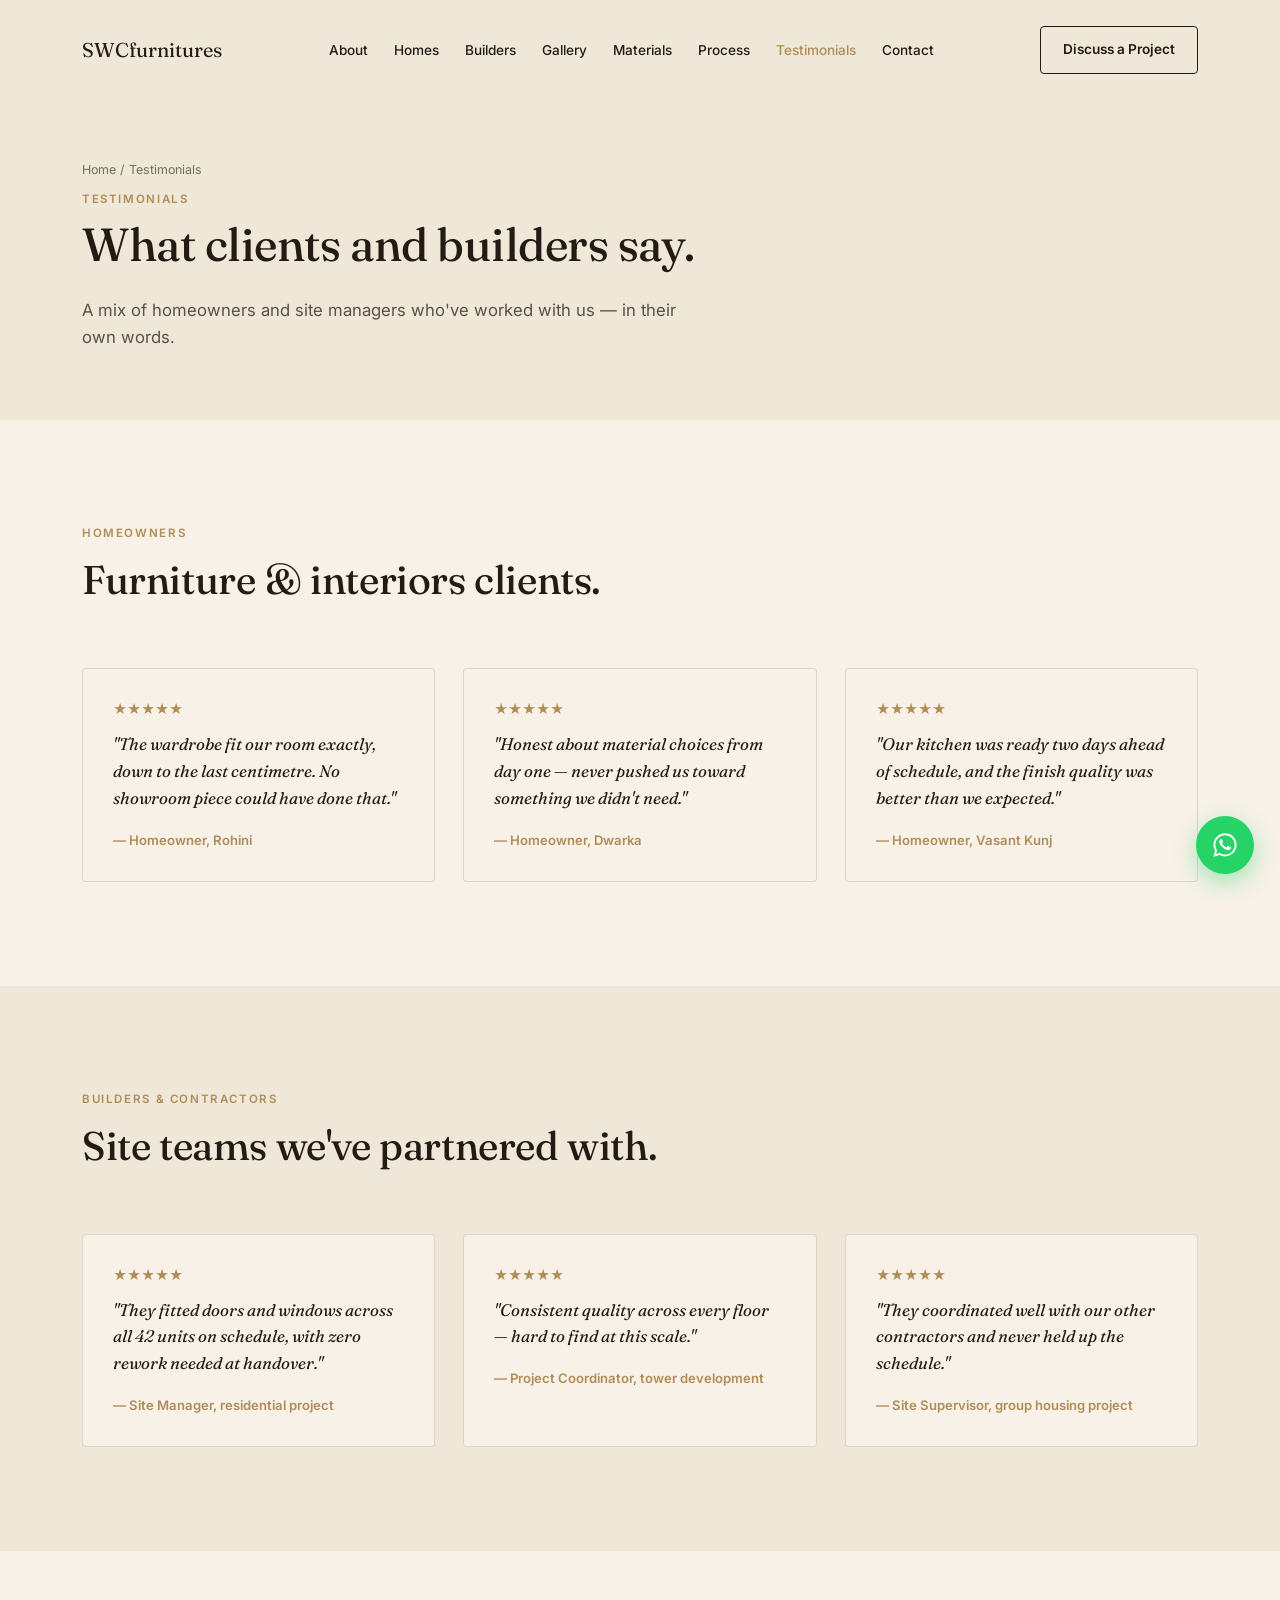
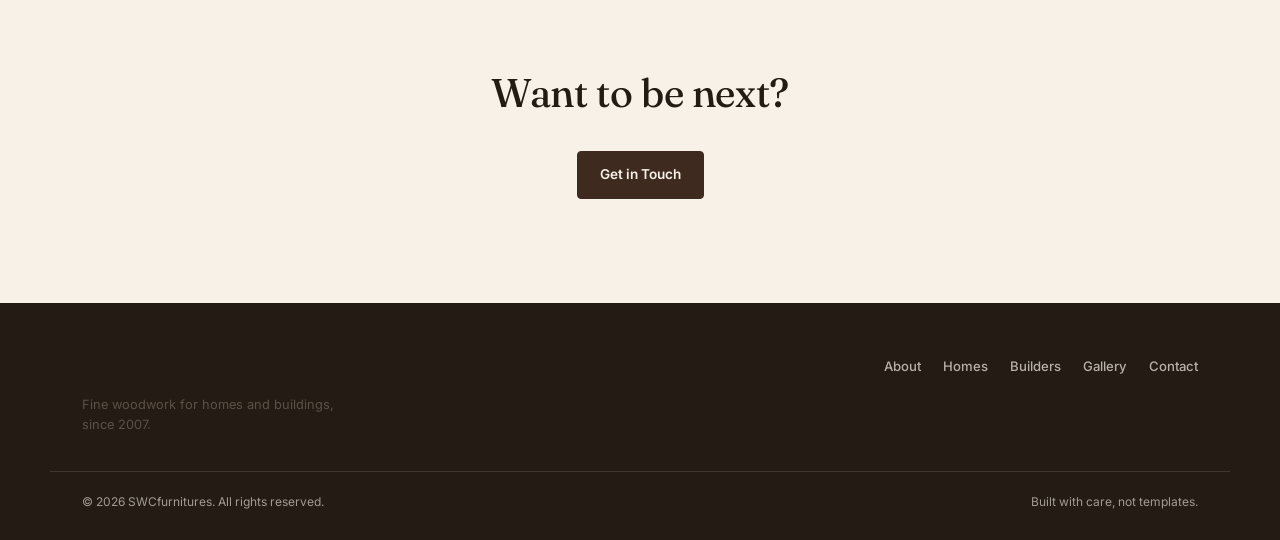
<file: testimonials/index.html>
<!DOCTYPE html>
<html lang="en">
<head>
<meta charset="UTF-8">
<meta name="viewport" content="width=device-width, initial-scale=1.0">
<title>Testimonials — SWCfurnitures</title>
<link rel="preconnect" href="https://fonts.googleapis.com">
<link rel="preconnect" href="https://fonts.gstatic.com" crossorigin>
<link href="https://fonts.googleapis.com/css2?family=Fraunces:ital,opsz,wght@0,9..144,300;0,9..144,450;0,9..144,600;1,9..144,450&family=Inter:wght@400;500;600&display=swap" rel="stylesheet">
<link rel="stylesheet" href="../assets/css/style.css">
</head>
<body>
<header id="site-header">
  <div class="wrap">
    <a href="../" class="logo" aria-label="SWCfurnitures home">SWCfurnitures</a>
    <nav><ul>
      <li><a href="../about/">About</a></li>
      <li><a href="../homeowners/">Homes</a></li>
      <li><a href="../builders/">Builders</a></li>
      <li><a href="../gallery/">Gallery</a></li>
      <li><a href="../materials/">Materials</a></li>
      <li><a href="../process/">Process</a></li>
      <li><a href="./" class="current">Testimonials</a></li>
      <li><a href="../contact/">Contact</a></li>
    </ul></nav>
    <div class="header-cta">
      <a href="../contact/" class="btn ghost">Discuss a Project</a>
    </div>
  </div>
</header>

<section class="page-hero">
  <div class="wrap reveal">
    <p class="crumb"><a href="../">Home</a> / Testimonials</p>
    <p class="eyebrow">Testimonials</p>
    <h1>What clients and builders say.</h1>
    <p class="lede">A mix of homeowners and site managers who've worked with us — in their own words.</p>
  </div>
</section>

<section class="section">
  <div class="wrap">
    <div class="section-head reveal">
      <p class="eyebrow">Homeowners</p>
      <h2>Furniture &amp; interiors clients.</h2>
    </div>
    <div class="testi-grid reveal">
      <div class="testi"><div class="stars">★★★★★</div><p class="quote">"The wardrobe fit our room exactly, down to the last centimetre. No showroom piece could have done that."</p><div class="who">— Homeowner, Rohini</div></div>
      <div class="testi"><div class="stars">★★★★★</div><p class="quote">"Honest about material choices from day one — never pushed us toward something we didn't need."</p><div class="who">— Homeowner, Dwarka</div></div>
      <div class="testi"><div class="stars">★★★★★</div><p class="quote">"Our kitchen was ready two days ahead of schedule, and the finish quality was better than we expected."</p><div class="who">— Homeowner, Vasant Kunj</div></div>
    </div>
  </div>
</section>

<section class="section alt">
  <div class="wrap">
    <div class="section-head reveal">
      <p class="eyebrow">Builders &amp; Contractors</p>
      <h2>Site teams we've partnered with.</h2>
    </div>
    <div class="testi-grid reveal">
      <div class="testi"><div class="stars">★★★★★</div><p class="quote">"They fitted doors and windows across all 42 units on schedule, with zero rework needed at handover."</p><div class="who">— Site Manager, residential project</div></div>
      <div class="testi"><div class="stars">★★★★★</div><p class="quote">"Consistent quality across every floor — hard to find at this scale."</p><div class="who">— Project Coordinator, tower development</div></div>
      <div class="testi"><div class="stars">★★★★★</div><p class="quote">"They coordinated well with our other contractors and never held up the schedule."</p><div class="who">— Site Supervisor, group housing project</div></div>
    </div>
  </div>
</section>

<section class="section reveal" style="text-align:center">
  <div class="wrap">
    <h2>Want to be next?</h2>
    <div class="hero-ctas" style="justify-content:center; margin-top:26px">
      <a href="../contact/" class="btn">Get in Touch</a>
    </div>
  </div>
</section>

<footer>
  <div class="wrap">
    <div><div class="logo">SWCfurnitures</div><p style="margin-top:10px; font-size:.8rem; max-width:32ch;">Fine woodwork for homes and buildings, since 2007.</p></div>
    <nav><ul>
      <li><a href="../about/">About</a></li>
      <li><a href="../homeowners/">Homes</a></li>
      <li><a href="../builders/">Builders</a></li>
      <li><a href="../gallery/">Gallery</a></li>
      <li><a href="../contact/">Contact</a></li>
    </ul></nav>
  </div>
  <div class="wrap bottom-line"><span>© 2026 SWCfurnitures. All rights reserved.</span><span>Built with care, not templates.</span></div>
</footer>

<a href="https://wa.me/" class="float-wa" aria-label="Chat on WhatsApp" title="Chat on WhatsApp" target="_blank" rel="noopener noreferrer">
  <svg width="28" height="28" viewBox="0 0 24 24" fill="white"><path d="M12.04 2C6.58 2 2.13 6.45 2.13 11.91c0 1.7.44 3.36 1.29 4.82L2 22l5.42-1.42a9.9 9.9 0 0 0 4.62 1.18h.01c5.46 0 9.91-4.45 9.91-9.91 0-2.65-1.03-5.14-2.9-7.01A9.86 9.86 0 0 0 12.04 2m0 1.67a8.2 8.2 0 0 1 5.83 2.42 8.19 8.19 0 0 1 2.41 5.82c0 4.55-3.7 8.24-8.25 8.24a8.2 8.2 0 0 1-4.19-1.15l-.3-.18-3.12.82.83-3.04-.2-.31a8.17 8.17 0 0 1-1.26-4.38c0-4.55 3.7-8.24 8.25-8.24M8.53 6.87c-.16 0-.43.06-.66.31-.22.25-.87.85-.87 2.07 0 1.22.89 2.4 1.01 2.56.13.17 1.75 2.8 4.3 3.83 2.13.86 2.57.69 3.03.65.47-.04 1.5-.61 1.71-1.2.21-.59.21-1.09.15-1.2-.06-.11-.24-.17-.5-.3-.26-.13-1.5-.74-1.74-.83-.23-.08-.4-.13-.57.13-.17.25-.65.83-.8 1-.15.17-.29.19-.55.06-.26-.13-1.08-.4-2.06-1.27-.76-.68-1.28-1.51-1.43-1.77-.15-.25-.02-.39.11-.51.11-.11.26-.29.38-.44.13-.15.17-.25.26-.42.08-.17.04-.31-.02-.44-.06-.13-.57-1.4-.79-1.91-.2-.5-.42-.43-.57-.43z"/></svg>
</a>
<script src="../assets/js/main.js"></script>
</body>
</html>
</file>
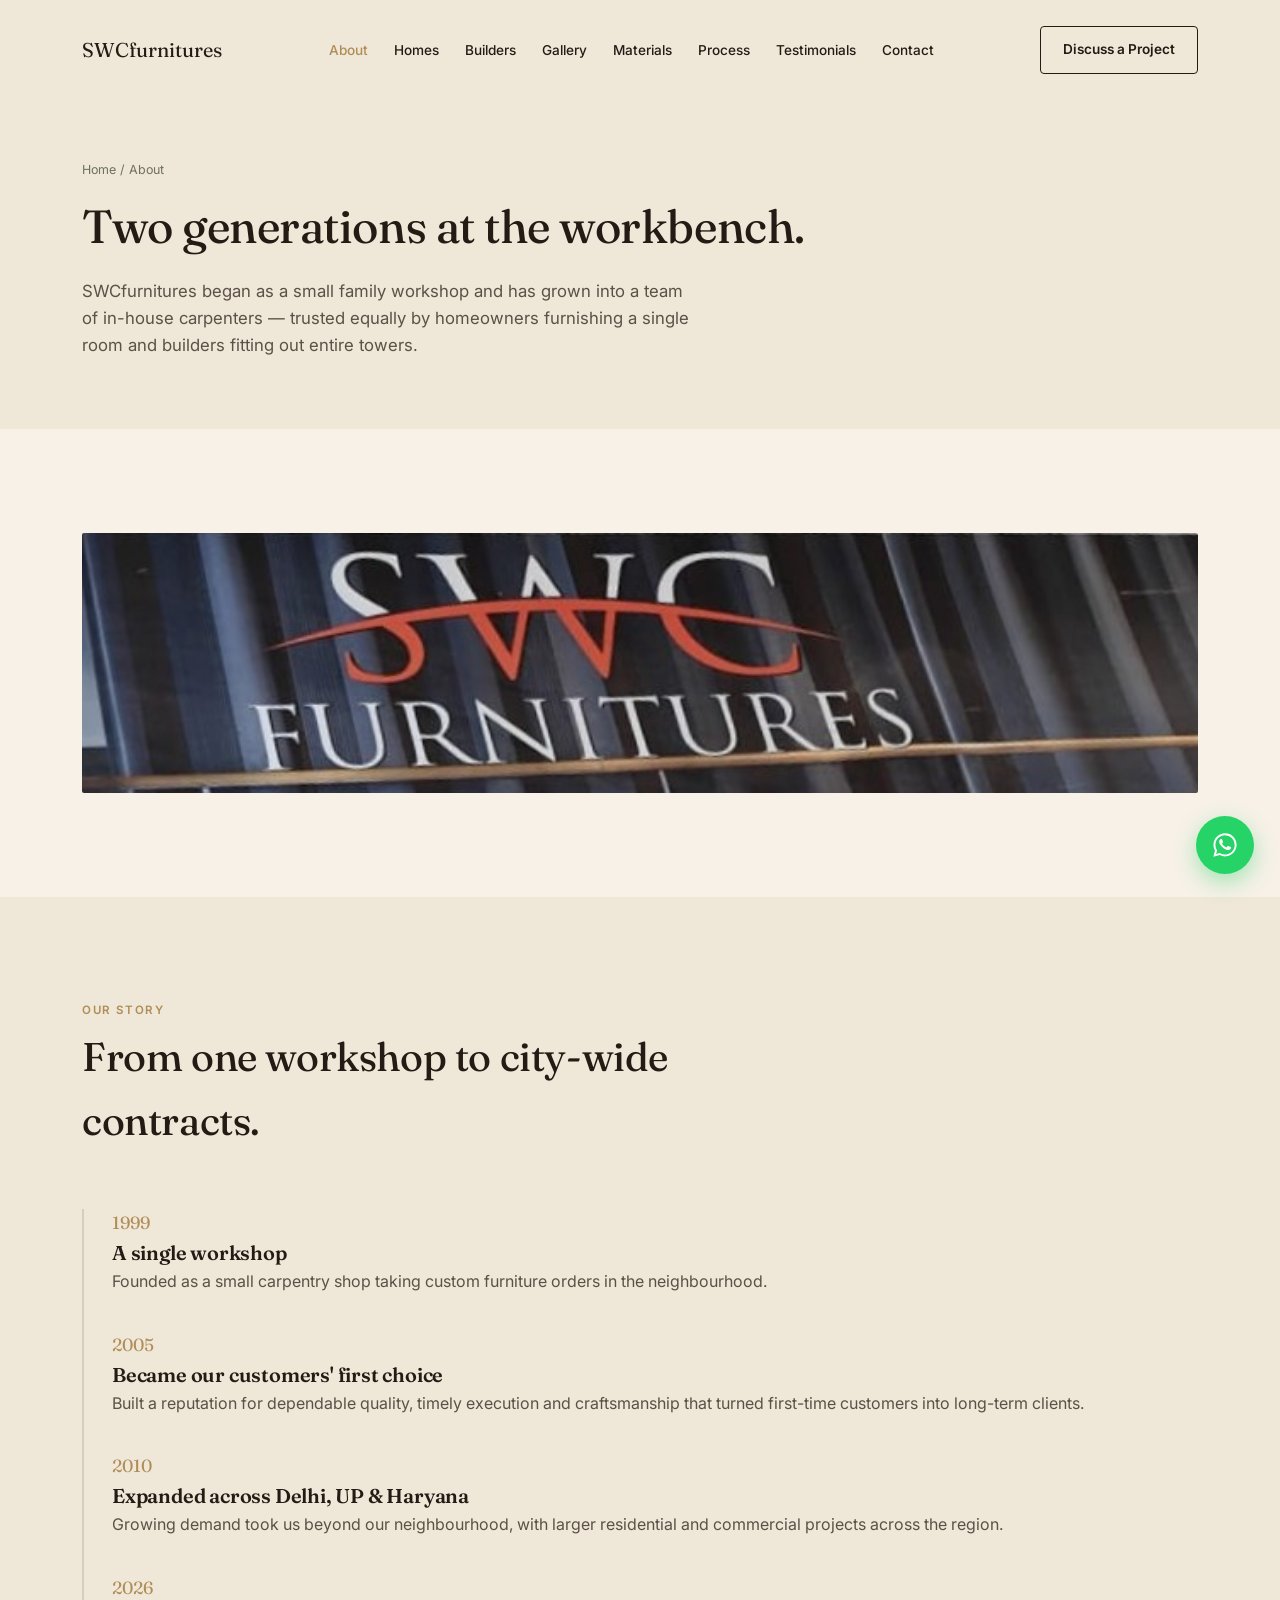
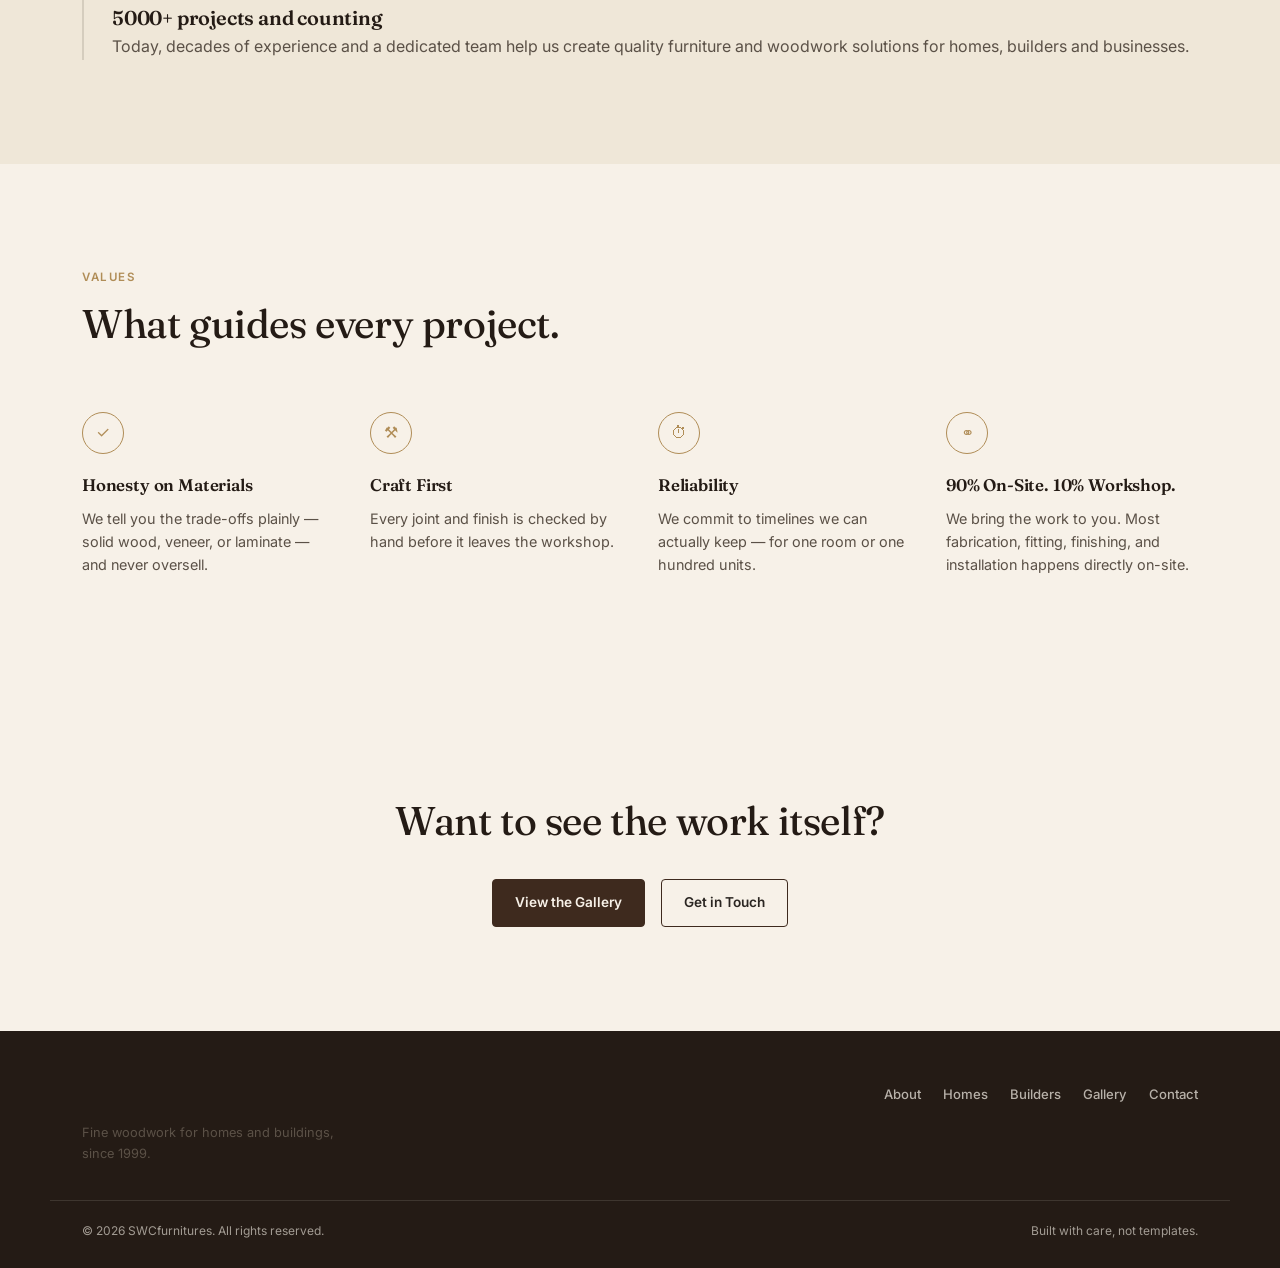
<file: about/about.html>
<!DOCTYPE html>
<html lang="en">

<head>
  <meta charset="UTF-8">
  <meta name="viewport" content="width=device-width, initial-scale=1.0">
  <title>About Us — SWCfurnitures</title>
  <link rel="preconnect" href="https://fonts.googleapis.com">
  <link rel="preconnect" href="https://fonts.gstatic.com" crossorigin>
  <link
    href="https://fonts.googleapis.com/css2?family=Fraunces:ital,opsz,wght@0,9..144,300;0,9..144,450;0,9..144,600;1,9..144,450&family=Inter:wght@400;500;600&display=swap"
    rel="stylesheet">
  <link rel="stylesheet" href="../assets/css/style.css?v=5">
</head>

<body>
  <header id="site-header">
    <div class="wrap">
      <a href="../index.html" class="logo" aria-label="SWCfurnitures home">SWCfurnitures</a>
      <nav id="site-nav">
        <button class="nav-close" id="nav-close" aria-label="Close navigation" type="button">&times;</button>
        <ul>
          <li><a href="about.html" class="current">About</a></li>
          <li><a href="../homeowners/homeowners.html">Homes</a></li>
          <li><a href="../builders/builders.html">Builders</a></li>
          <li><a href="../gallery/gallery.html">Gallery</a></li>
          <li><a href="../materials/materials.html">Materials</a></li>
          <li><a href="../process/process.html">Process</a></li>
          <li><a href="../testimonials/testimonials.html">Testimonials</a></li>
          <li><a href="../contact/contact.html">Contact</a></li>
        </ul>
        <div class="mobile-cta-wrap">
          <a href="../contact/contact.html" class="btn">Discuss a Project</a>
        </div>
      </nav>
      <div class="header-cta">
        <a href="../contact/contact.html" class="btn ghost">Discuss a Project</a>
      </div>
      <button class="nav-toggle" id="nav-toggle" aria-label="Open navigation" aria-expanded="false" aria-controls="site-nav">
        <span class="hamburger-line"></span>
        <span class="hamburger-line"></span>
        <span class="hamburger-line"></span>
      </button>
    </div>
  </header>
  <div class="nav-backdrop" id="nav-backdrop"></div>

  <section class="page-hero">
    <div class="wrap reveal">
      <p class="crumb"><a href="../index.html">Home</a> / About</p>
      <h1>Two generations at the workbench.</h1>
      <p class="lede">SWCfurnitures began as a small family workshop and has grown into a team of in-house carpenters —
        trusted equally by homeowners furnishing a single room and builders fitting out entire towers.</p>
    </div>
  </section>

  <section class="section">
    <div class="wrap">
      <div class="feature-grid reveal">
        <figure style="grid-column:span 6"><img class="ph" src="../images/logo1.jpeg" alt="Workshop wide shot"
            loading="lazy"></figure>
      </div>
    </div>
  </section>

  <section class="section alt">
    <div class="wrap">
      <div class="section-head reveal">
        <p class="eyebrow">Our Story</p>
        <h2>From one workshop to city-wide contracts.</h2>
      </div>
      <div class="timeline reveal">
        <div class="tl-item">
          <div class="yr">1999</div>
          <h3>A single workshop</h3>
          <p>Founded as a small carpentry shop taking custom furniture orders in the neighbourhood.</p>
        </div>
        <div class="tl-item">
          <div class="yr">2005</div>
          <h3>Became our customers' first choice</h3>
          <p>Built a reputation for dependable quality, timely execution and craftsmanship that turned first-time
            customers into long-term clients.</p>
        </div>
        <div class="tl-item">
          <div class="yr">2010</div>
          <h3>Expanded across Delhi, UP & Haryana</h3>
          <p>Growing demand took us beyond our neighbourhood, with larger residential and commercial projects across the
            region.</p>
        </div>
        <div class="tl-item">
          <div class="yr">2026</div>
          <h3>5000+ projects and counting</h3>
          <p>Today, decades of experience and a dedicated team help us create quality furniture and woodwork solutions
            for homes, builders and businesses.</p>
        </div>
      </div>
    </div>
  </section>

  <section class="section">
    <div class="wrap">
      <div class="section-head reveal">
        <p class="eyebrow">Values</p>
        <h2>What guides every project.</h2>
      </div>
      <div class="why-grid reveal">
        <div class="why-item">
          <div class="icon">✓</div>
          <h3>Honesty on Materials</h3>
          <p>We tell you the trade-offs plainly — solid wood, veneer, or laminate — and never oversell.</p>
        </div>
        <div class="why-item">
          <div class="icon">⚒</div>
          <h3>Craft First</h3>
          <p>Every joint and finish is checked by hand before it leaves the workshop.</p>
        </div>
        <div class="why-item">
          <div class="icon">⏱</div>
          <h3>Reliability</h3>
          <p>We commit to timelines we can actually keep — for one room or one hundred units.</p>
        </div>
        <div class="why-item">
          <div class="icon">⚭</div>
          <h3>90% On-Site. 10% Workshop.</h3>
          <p>We bring the work to you. Most fabrication, fitting, finishing, and installation happens directly on-site.
          </p>
        </div>
      </div>
    </div>
  </section>

  <section class="section">
    <div class="wrap reveal" style="text-align:center">
      <h2>Want to see the work itself?</h2>
      <div class="hero-ctas" style="justify-content:center; margin-top:26px">
        <a href="../gallery/gallery.html" class="btn">View the Gallery</a>
        <a href="../contact/contact.html" class="btn ghost" style="border-color:var(--walnut)">Get in Touch</a>
      </div>
    </div>
  </section>

  <footer>
    <div class="wrap">
      <div>
        <div class="logo">SWCfurnitures</div>
        <p style="margin-top:10px; font-size:.8rem; max-width:32ch;">Fine woodwork for homes and buildings, since 1999.
        </p>
      </div>
      <nav>
        <ul>
          <li><a href="about.html">About</a></li>
          <li><a href="../homeowners/homeowners.html">Homes</a></li>
          <li><a href="../builders/builders.html">Builders</a></li>
          <li><a href="../gallery/gallery.html">Gallery</a></li>
          <li><a href="../contact/contact.html">Contact</a></li>
        </ul>
      </nav>
    </div>
    <div class="wrap bottom-line"><span>© 2026 SWCfurnitures. All rights reserved.</span><span>Built with care, not
        templates.</span></div>
  </footer>

  <a href="https://wa.me/919810667561" class="float-wa" aria-label="Chat on WhatsApp" title="Chat on WhatsApp"
    target="_blank" rel="noopener noreferrer">
    <svg width="28" height="28" viewBox="0 0 24 24" fill="white">
      <path
        d="M12.04 2C6.58 2 2.13 6.45 2.13 11.91c0 1.7.44 3.36 1.29 4.82L2 22l5.42-1.42a9.9 9.9 0 0 0 4.62 1.18h.01c5.46 0 9.91-4.45 9.91-9.91 0-2.65-1.03-5.14-2.9-7.01A9.86 9.86 0 0 0 12.04 2m0 1.67a8.2 8.2 0 0 1 5.83 2.42 8.19 8.19 0 0 1 2.41 5.82c0 4.55-3.7 8.24-8.25 8.24a8.2 8.2 0 0 1-4.19-1.15l-.3-.18-3.12.82.83-3.04-.2-.31a8.17 8.17 0 0 1-1.26-4.38c0-4.55 3.7-8.24 8.25-8.24M8.53 6.87c-.16 0-.43.06-.66.31-.22.25-.87.85-.87 2.07 0 1.22.89 2.4 1.01 2.56.13.17 1.75 2.8 4.3 3.83 2.13.86 2.57.69 3.03.65.47-.04 1.5-.61 1.71-1.2.21-.59.21-1.09.15-1.2-.06-.11-.24-.17-.5-.3-.26-.13-1.5-.74-1.74-.83-.23-.08-.4-.13-.57.13-.17.25-.65.83-.8 1-.15.17-.29.19-.55.06-.26-.13-1.08-.4-2.06-1.27-.76-.68-1.28-1.51-1.43-1.77-.15-.25-.02-.39.11-.51.11-.11.26-.29.38-.44.13-.15.17-.25.26-.42.08-.17.04-.31-.02-.44-.06-.13-.57-1.4-.79-1.91-.2-.5-.42-.43-.57-.43z" />
    </svg>
  </a>
  <script src="../assets/js/main.js?v=5"></script>
</body>

</html>
</file>
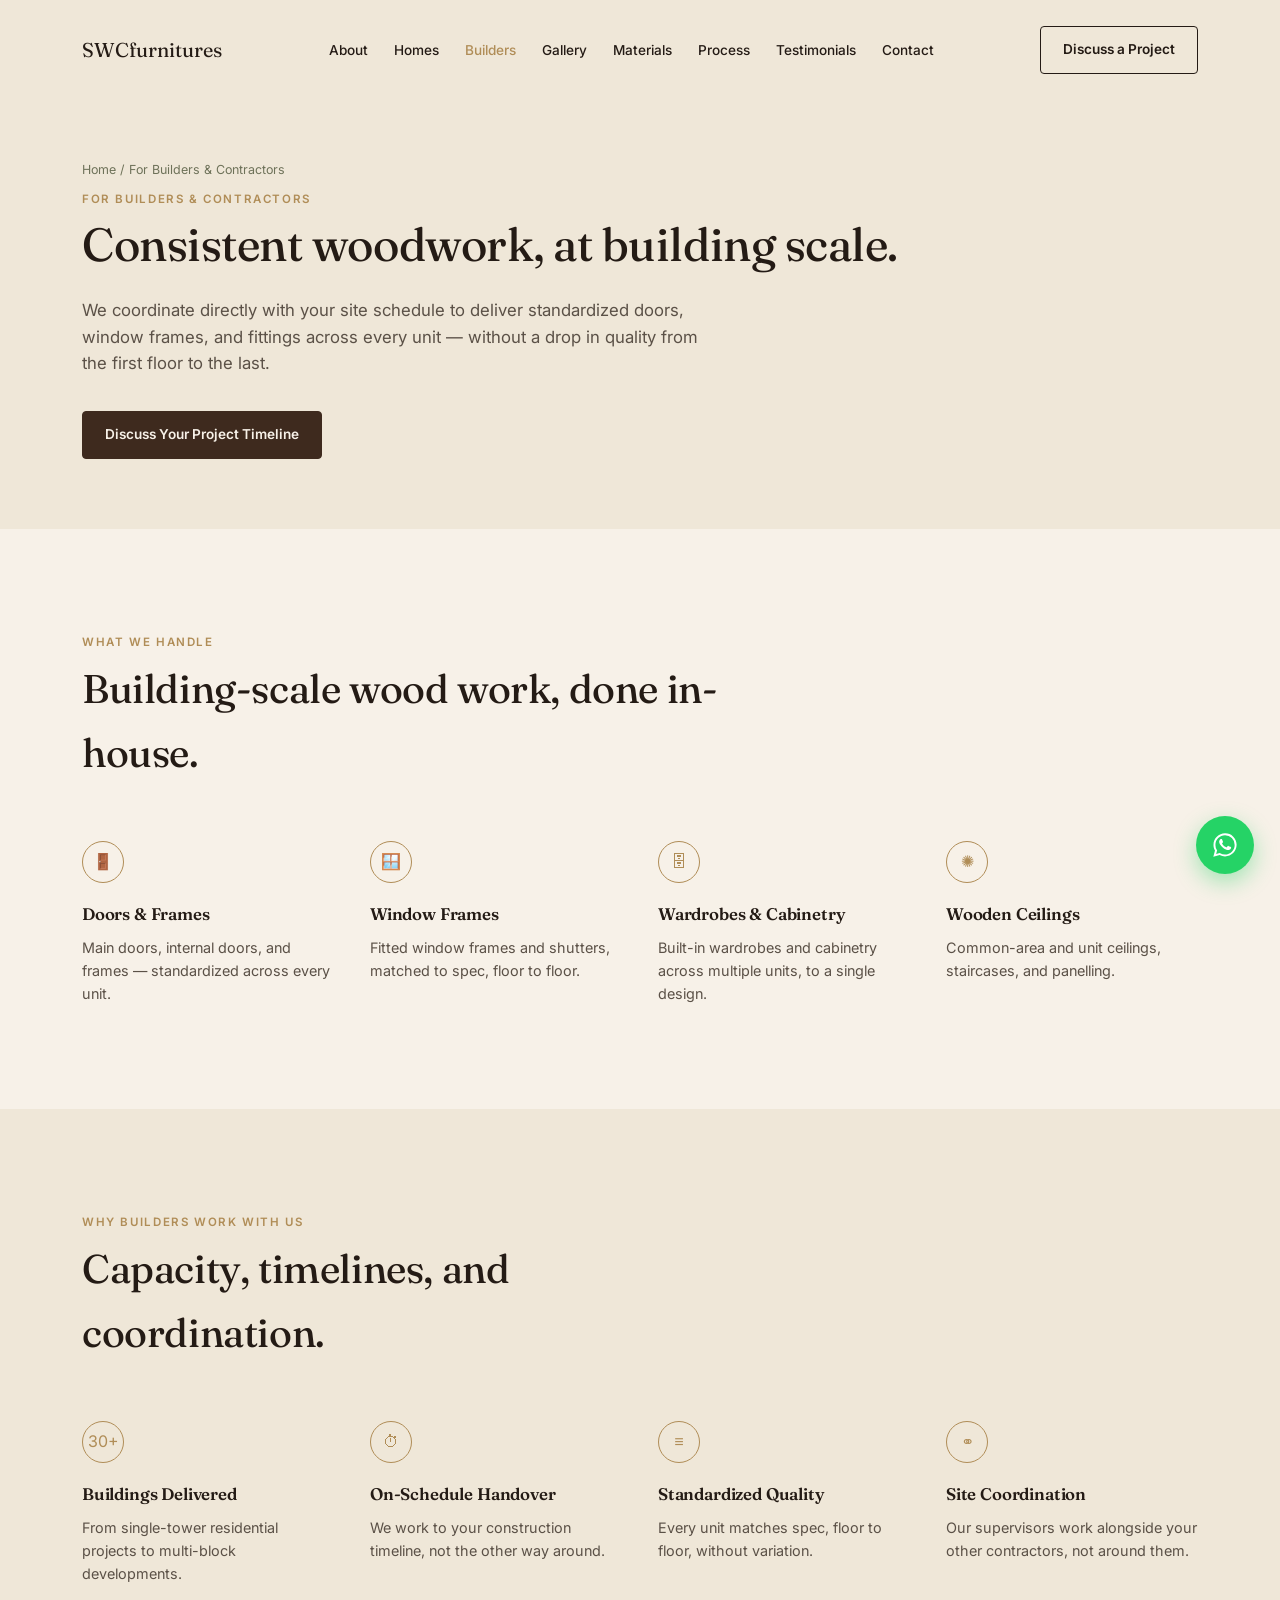
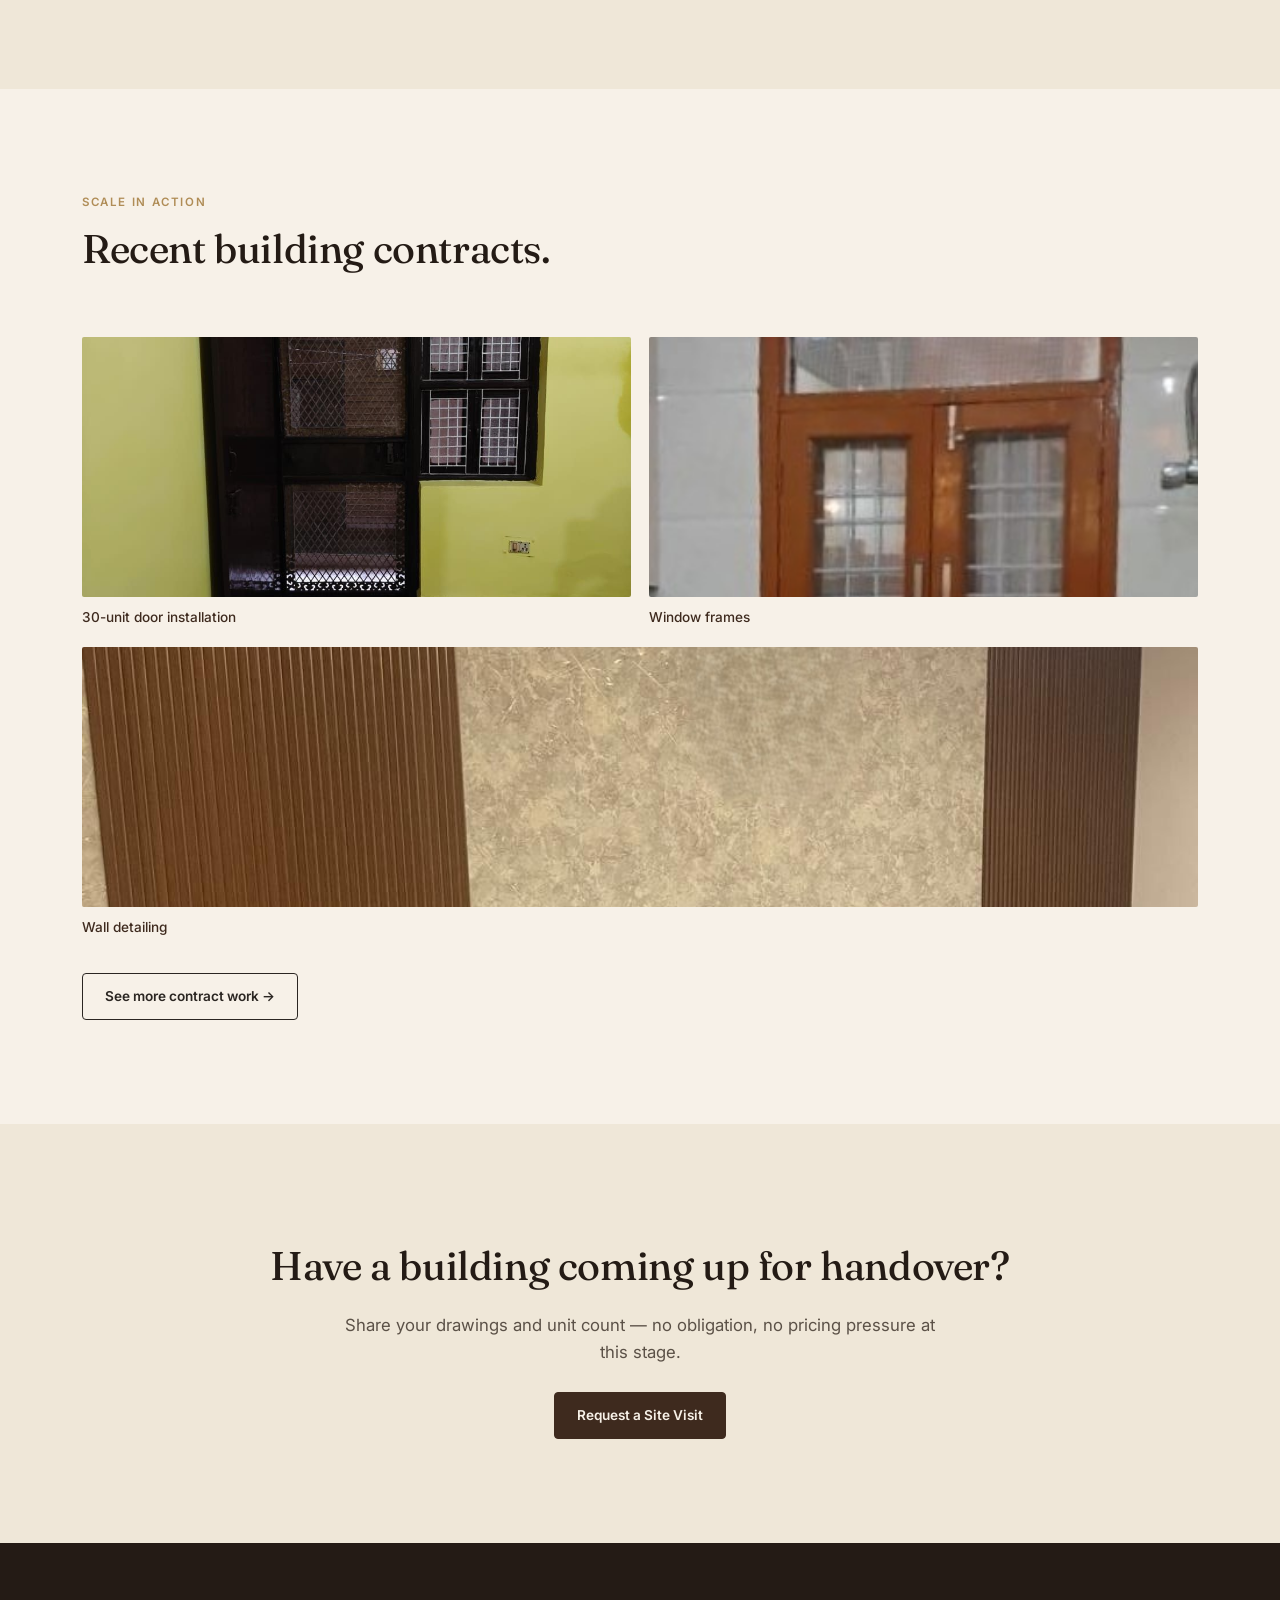
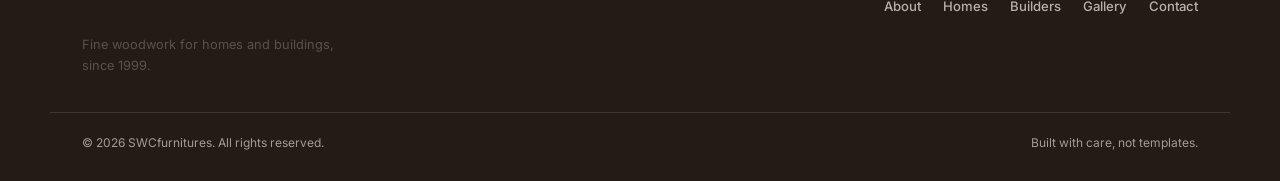
<file: builders/builders.html>
<!DOCTYPE html>
<html lang="en">

<head>
  <meta charset="UTF-8">
  <meta name="viewport" content="width=device-width, initial-scale=1.0">
  <title>For Builders &amp; Contractors — SWCfurnitures</title>
  <link rel="preconnect" href="https://fonts.googleapis.com">
  <link rel="preconnect" href="https://fonts.gstatic.com" crossorigin>
  <link
    href="https://fonts.googleapis.com/css2?family=Fraunces:ital,opsz,wght@0,9..144,300;0,9..144,450;0,9..144,600;1,9..144,450&family=Inter:wght@400;500;600&display=swap"
    rel="stylesheet">
  <link rel="stylesheet" href="../assets/css/style.css?v=5">
</head>

<body>
  <header id="site-header">
    <div class="wrap">
      <a href="../index.html" class="logo" aria-label="SWCfurnitures home">SWCfurnitures</a>
      <nav id="site-nav">
        <button class="nav-close" id="nav-close" aria-label="Close navigation" type="button">&times;</button>
        <ul>
          <li><a href="../about/about.html">About</a></li>
          <li><a href="../homeowners/homeowners.html">Homes</a></li>
          <li><a href="builders.html" class="current">Builders</a></li>
          <li><a href="../gallery/gallery.html">Gallery</a></li>
          <li><a href="../materials/materials.html">Materials</a></li>
          <li><a href="../process/process.html">Process</a></li>
          <li><a href="../testimonials/testimonials.html">Testimonials</a></li>
          <li><a href="../contact/contact.html">Contact</a></li>
        </ul>
        <div class="mobile-cta-wrap">
          <a href="../contact/contact.html" class="btn">Discuss a Project</a>
        </div>
      </nav>
      <div class="header-cta">
        <a href="../contact/contact.html" class="btn ghost">Discuss a Project</a>
      </div>
      <button class="nav-toggle" id="nav-toggle" aria-label="Open navigation" aria-expanded="false" aria-controls="site-nav">
        <span class="hamburger-line"></span>
        <span class="hamburger-line"></span>
        <span class="hamburger-line"></span>
      </button>
    </div>
  </header>
  <div class="nav-backdrop" id="nav-backdrop"></div>

  <section class="page-hero">
    <div class="wrap reveal">
      <p class="crumb"><a href="../index.html">Home</a> / For Builders &amp; Contractors</p>
      <p class="eyebrow">For Builders &amp; Contractors</p>
      <h1>Consistent woodwork, at building scale.</h1>
      <p class="lede">We coordinate directly with your site schedule to deliver standardized doors, window frames, and
        fittings across every unit — without a drop in quality from the first floor to the last.</p>
      <div class="hero-ctas"><a href="../contact/contact.html" class="btn">Discuss Your Project Timeline</a></div>
    </div>
  </section>

  <section class="section">
    <div class="wrap">
      <div class="section-head reveal">
        <p class="eyebrow">What We Handle</p>
        <h2>Building-scale wood work, done in-house.</h2>
      </div>
      <div class="why-grid reveal">
        <div class="why-item">
          <div class="icon">🚪</div>
          <h3>Doors &amp; Frames</h3>
          <p>Main doors, internal doors, and frames — standardized across every unit.</p>
        </div>
        <div class="why-item">
          <div class="icon">🪟</div>
          <h3>Window Frames</h3>
          <p>Fitted window frames and shutters, matched to spec, floor to floor.</p>
        </div>
        <div class="why-item">
          <div class="icon">🗄</div>
          <h3>Wardrobes &amp; Cabinetry</h3>
          <p>Built-in wardrobes and cabinetry across multiple units, to a single design.</p>
        </div>
        <div class="why-item">
          <div class="icon">✺</div>
          <h3>Wooden Ceilings</h3>
          <p>Common-area and unit ceilings, staircases, and panelling.</p>
        </div>
      </div>
    </div>
  </section>

  <section class="section alt">
    <div class="wrap">
      <div class="section-head reveal">
        <p class="eyebrow">Why Builders Work With Us</p>
        <h2>Capacity, timelines, and coordination.</h2>
      </div>
      <div class="why-grid reveal">
        <div class="why-item">
          <div class="icon">30+</div>
          <h3>Buildings Delivered</h3>
          <p>From single-tower residential projects to multi-block developments.</p>
        </div>
        <div class="why-item">
          <div class="icon">⏱</div>
          <h3>On-Schedule Handover</h3>
          <p>We work to your construction timeline, not the other way around.</p>
        </div>
        <div class="why-item">
          <div class="icon">≡</div>
          <h3>Standardized Quality</h3>
          <p>Every unit matches spec, floor to floor, without variation.</p>
        </div>
        <div class="why-item">
          <div class="icon">⚭</div>
          <h3>Site Coordination</h3>
          <p>Our supervisors work alongside your other contractors, not around them.</p>
        </div>
      </div>
    </div>
  </section>

  <section class="section">
    <div class="wrap">
      <div class="section-head reveal">
        <p class="eyebrow">Scale in Action</p>
        <h2>Recent building contracts.</h2>
      </div>
      <div class="feature-grid reveal">
        <!-- IMAGE NEEDED x3: photos showing scale — rows of doors/windows installed across a building -->
        <figure style="grid-column:span 3"><img class="ph" src="../images/door3.jpg" alt="30-unit door install"
            loading="lazy">
          <figcaption>30-unit door installation</figcaption>
        </figure>
        <figure style="grid-column:span 3"><img class="ph light" src="../images/window.jpg" alt="Window frames block"
            loading="lazy">
          <figcaption>Window frames </figcaption>
        </figure>
        <figure style="grid-column:span 6"><img class="ph" src="../images/wall.jpg" alt="Site coordination photo"
            loading="lazy">
          <figcaption>Wall detailing</figcaption>
        </figure>
      </div>
      <div style="margin-top:34px"><a href="../gallery/gallery.html" class="btn ghost">See more contract work →</a>
      </div>
    </div>
  </section>

  <section class="section alt reveal" style="text-align:center">
    <div class="wrap">
      <h2>Have a building coming up for handover?</h2>
      <p class="lede" style="margin:14px auto 0">Share your drawings and unit count — no obligation, no pricing pressure
        at this stage.</p>
      <div class="hero-ctas" style="justify-content:center; margin-top:26px">
        <a href="../contact/contact.html" class="btn">Request a Site Visit</a>
      </div>
    </div>
  </section>

  <footer>
    <div class="wrap">
      <div>
        <div class="logo">SWCfurnitures</div>
        <p style="margin-top:10px; font-size:.8rem; max-width:32ch;">Fine woodwork for homes and buildings, since 1999.
        </p>
      </div>
      <nav>
        <ul>
          <li><a href="../about/about.html">About</a></li>
          <li><a href="../homeowners/homeowners.html">Homes</a></li>
          <li><a href="builders.html">Builders</a></li>
          <li><a href="../gallery/gallery.html">Gallery</a></li>
          <li><a href="../contact/contact.html">Contact</a></li>
        </ul>
      </nav>
    </div>
    <div class="wrap bottom-line"><span>© 2026 SWCfurnitures. All rights reserved.</span><span>Built with care, not
        templates.</span></div>
  </footer>

  <a href="https://wa.me/919810667561" class="float-wa" aria-label="Chat on WhatsApp" title="Chat on WhatsApp"
    target="_blank" rel="noopener noreferrer">
    <svg width="28" height="28" viewBox="0 0 24 24" fill="white">
      <path
        d="M12.04 2C6.58 2 2.13 6.45 2.13 11.91c0 1.7.44 3.36 1.29 4.82L2 22l5.42-1.42a9.9 9.9 0 0 0 4.62 1.18h.01c5.46 0 9.91-4.45 9.91-9.91 0-2.65-1.03-5.14-2.9-7.01A9.86 9.86 0 0 0 12.04 2m0 1.67a8.2 8.2 0 0 1 5.83 2.42 8.19 8.19 0 0 1 2.41 5.82c0 4.55-3.7 8.24-8.25 8.24a8.2 8.2 0 0 1-4.19-1.15l-.3-.18-3.12.82.83-3.04-.2-.31a8.17 8.17 0 0 1-1.26-4.38c0-4.55 3.7-8.24 8.25-8.24M8.53 6.87c-.16 0-.43.06-.66.31-.22.25-.87.85-.87 2.07 0 1.22.89 2.4 1.01 2.56.13.17 1.75 2.8 4.3 3.83 2.13.86 2.57.69 3.03.65.47-.04 1.5-.61 1.71-1.2.21-.59.21-1.09.15-1.2-.06-.11-.24-.17-.5-.3-.26-.13-1.5-.74-1.74-.83-.23-.08-.4-.13-.57.13-.17.25-.65.83-.8 1-.15.17-.29.19-.55.06-.26-.13-1.08-.4-2.06-1.27-.76-.68-1.28-1.51-1.43-1.77-.15-.25-.02-.39.11-.51.11-.11.26-.29.38-.44.13-.15.17-.25.26-.42.08-.17.04-.31-.02-.44-.06-.13-.57-1.4-.79-1.91-.2-.5-.42-.43-.57-.43z" />
    </svg>
  </a>
  <script src="../assets/js/main.js?v=5"></script>
</body>

</html>
</file>
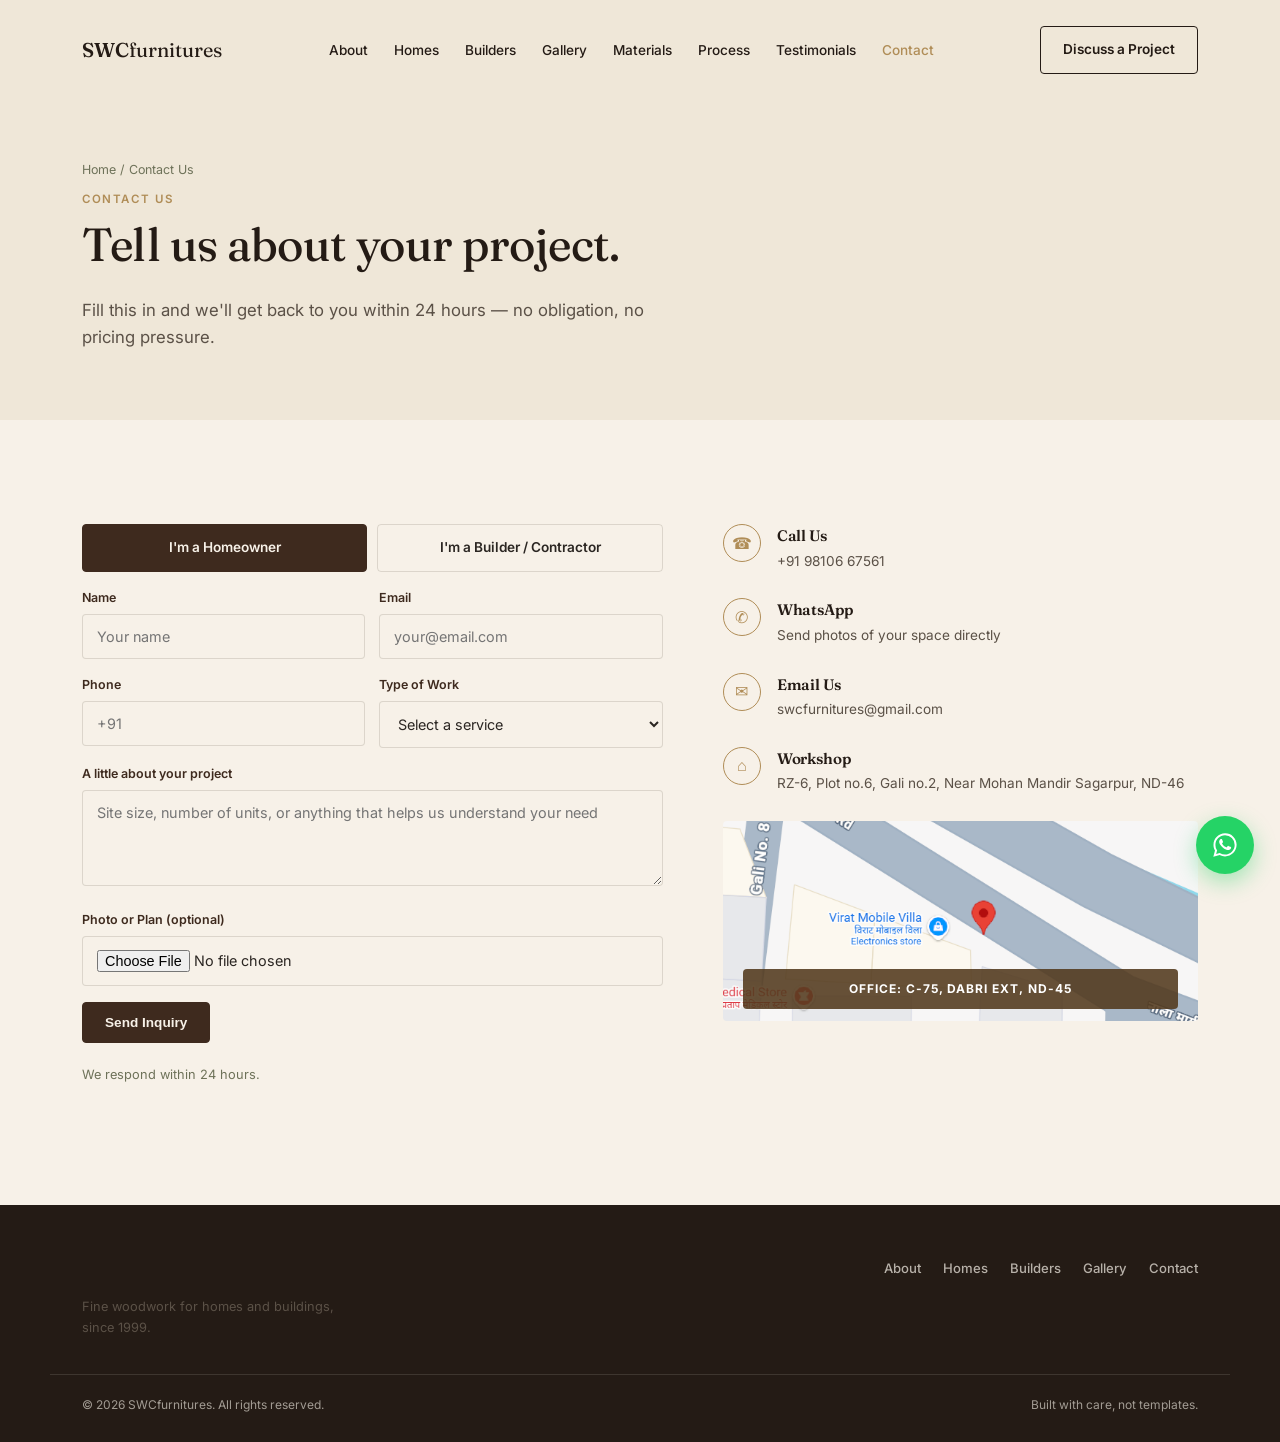
<file: contact/contact.html>
<!DOCTYPE html>
<html lang="en">

<head>
  <meta charset="UTF-8">
  <meta name="viewport" content="width=device-width, initial-scale=1.0">
  <title>Contact Us — SWCfurnitures</title>
  <link rel="preconnect" href="https://fonts.googleapis.com">
  <link rel="preconnect" href="https://fonts.gstatic.com" crossorigin>
  <link
    href="https://fonts.googleapis.com/css2?family=Fraunces:ital,opsz,wght@0,9..144,300;0,9..144,450;0,9..144,600;1,9..144,450&family=Inter:wght@400;500;600&display=swap"
    rel="stylesheet">
  <link rel="stylesheet" href="../assets/css/style.css?v=5">
</head>

<body>
  <header id="site-header">
    <div class="wrap">
      <a href="../index.html" class="logo" aria-label="SWCfurnitures home"><b>SWC</b>furnitures</a>
      <nav id="site-nav">
        <button class="nav-close" id="nav-close" aria-label="Close navigation" type="button">&times;</button>
        <ul>
          <li><a href="../about/about.html">About</a></li>
          <li><a href="../homeowners/homeowners.html">Homes</a></li>
          <li><a href="../builders/builders.html">Builders</a></li>
          <li><a href="../gallery/gallery.html">Gallery</a></li>
          <li><a href="../materials/materials.html">Materials</a></li>
          <li><a href="../process/process.html">Process</a></li>
          <li><a href="../testimonials/testimonials.html">Testimonials</a></li>
          <li><a href="contact.html" class="current">Contact</a></li>
        </ul>
        <div class="mobile-cta-wrap">
          <a href="contact.html" class="btn">Discuss a Project</a>
        </div>
      </nav>
      <div class="header-cta">
        <a href="contact.html" class="btn ghost">Discuss a Project</a>
      </div>
      <button class="nav-toggle" id="nav-toggle" aria-label="Open navigation" aria-expanded="false" aria-controls="site-nav">
        <span class="hamburger-line"></span>
        <span class="hamburger-line"></span>
        <span class="hamburger-line"></span>
      </button>
    </div>
  </header>
  <div class="nav-backdrop" id="nav-backdrop"></div>

  <section class="page-hero">
    <div class="wrap reveal">
      <p class="crumb"><a href="../index.html">Home</a> / Contact Us</p>
      <p class="eyebrow">Contact Us</p>
      <h1>Tell us about your project.</h1>
      <p class="lede">Fill this in and we'll get back to you within 24 hours — no obligation, no pricing pressure.</p>
    </div>
  </section>

  <section class="section">
    <div class="wrap contact-wrap">
      <div>
        <form class="reveal" id="contact-form" action="https://formspree.io/f/xzepelyj" method="POST">
          <div class="segmented">
            <label class="seg-opt checked" id="seg-home"><input type="radio" name="who" value="Homeowner" checked>I'm a
              Homeowner</label>
            <label class="seg-opt" id="seg-build"><input type="radio" name="who" value="Builder / Contractor">I'm a
              Builder / Contractor</label>
          </div>
          <div class="row2">
            <div class="field"><label for="name">Name</label><input type="text" id="name" name="name"
                placeholder="Your name" required></div>
            <div class="field"><label for="email">Email</label><input type="email" id="email" name="email"
                placeholder="your@email.com" required></div>
          </div>
          <div class="row2">
            <div class="field"><label for="phone">Phone</label><input type="tel" id="phone" name="phone"
                placeholder="+91" required></div>
            <div class="field"><label for="service">Type of Work</label>
              <select id="service" name="service" required>
                <option value="" selected disabled>Select a service</option>
                <option value="Beds & Wardrobes">Beds &amp; Wardrobes</option>
                <option value="Modular Kitchen">Modular Kitchen</option>
                <option value="Full Home Interiors">Full Home Interiors</option>
                <option value="Doors & Windows (Building)">Doors &amp; Windows (Building)</option>
                <option value="Full Building Contract">Full Building Contract</option>
                <option value="Other">Other</option>
              </select>
            </div>
          </div>
          <div class="field"><label for="message">A little about your project</label><textarea id="message"
              name="message" rows="4"
              placeholder="Site size, number of units, or anything that helps us understand your need"
              required></textarea></div>
          <div class="field"><label for="attachment">Photo or Plan (optional)</label><input type="file" id="attachment"
              name="attachment"></div>
          <button class="btn" type="submit" style="align-self:flex-start">Send Inquiry</button>
          <p class="promise">We respond within 24 hours.</p>
          <p id="form-status" class="form-status" role="status" aria-live="polite"></p>
        </form>
      </div>

      <div class="contact-side reveal">
        <div class="item">
          <div class="ic">☎</div>
          <div>
            <h3>Call Us</h3>
            <p>+91 98106 67561</p>
          </div>
        </div>
        <div class="item">
          <div class="ic">✆</div>
          <div>
            <h3>WhatsApp</h3>
            <p>Send photos of your space directly</p>
          </div>
        </div>
        <div class="item">
          <div class="ic">✉</div>
          <div>
            <h3>Email Us</h3>
            <p><a href="mailto:swcfurnitures@gmail.com">swcfurnitures@gmail.com</a></p>
          </div>
        </div>
        <div class="item">
          <div class="ic">⌂</div>
          <div>
            <h3>Workshop</h3>
            <p>RZ-6, Plot no.6, Gali no.2, Near Mohan Mandir Sagarpur, ND-46</p>
          </div>
        </div>
        <a href="https://maps.app.goo.gl/yZVuVApDzPZk4Pqi8?g_st=aw" class="map-ph" target="_blank"
          rel="noopener noreferrer" aria-label="Open workshop location on Google Maps"></a>
      </div>
    </div>
  </section>

  <footer>
    <div class="wrap">
      <div>
        <div class="logo">SWCfurnitures</div>
        <p style="margin-top:10px; font-size:.8rem; max-width:32ch;">Fine woodwork for homes and buildings, since 1999.
        </p>
      </div>
      <nav>
        <ul>
          <li><a href="../about/about.html">About</a></li>
          <li><a href="../homeowners/homeowners.html">Homes</a></li>
          <li><a href="../builders/builders.html">Builders</a></li>
          <li><a href="../gallery/gallery.html">Gallery</a></li>
          <li><a href="contact.html">Contact</a></li>
        </ul>
      </nav>
    </div>
    <div class="wrap bottom-line"><span>© 2026 SWCfurnitures. All rights reserved.</span><span>Built with care, not
        templates.</span></div>
  </footer>

  <a href="https://wa.me/919810667561" class="float-wa" aria-label="Chat on WhatsApp" title="Chat on WhatsApp"
    target="_blank" rel="noopener noreferrer">
    <svg width="28" height="28" viewBox="0 0 24 24" fill="white">
      <path
        d="M12.04 2C6.58 2 2.13 6.45 2.13 11.91c0 1.7.44 3.36 1.29 4.82L2 22l5.42-1.42a9.9 9.9 0 0 0 4.62 1.18h.01c5.46 0 9.91-4.45 9.91-9.91 0-2.65-1.03-5.14-2.9-7.01A9.86 9.86 0 0 0 12.04 2m0 1.67a8.2 8.2 0 0 1 5.83 2.42 8.19 8.19 0 0 1 2.41 5.82c0 4.55-3.7 8.24-8.25 8.24a8.2 8.2 0 0 1-4.19-1.15l-.3-.18-3.12.82.83-3.04-.2-.31a8.17 8.17 0 0 1-1.26-4.38c0-4.55 3.7-8.24 8.25-8.24M8.53 6.87c-.16 0-.43.06-.66.31-.22.25-.87.85-.87 2.07 0 1.22.89 2.4 1.01 2.56.13.17 1.75 2.8 4.3 3.83 2.13.86 2.57.69 3.03.65.47-.04 1.5-.61 1.71-1.2.21-.59.21-1.09.15-1.2-.06-.11-.24-.17-.5-.3-.26-.13-1.5-.74-1.74-.83-.23-.08-.4-.13-.57.13-.17.25-.65.83-.8 1-.15.17-.29.19-.55.06-.26-.13-1.08-.4-2.06-1.27-.76-.68-1.28-1.51-1.43-1.77-.15-.25-.02-.39.11-.51.11-.11.26-.29.38-.44.13-.15.17-.25.26-.42.08-.17.04-.31-.02-.44-.06-.13-.57-1.4-.79-1.91-.2-.5-.42-.43-.57-.43z" />
    </svg>
  </a>
  <script src="../assets/js/main.js?v=5"></script>
</body>

</html>
</file>
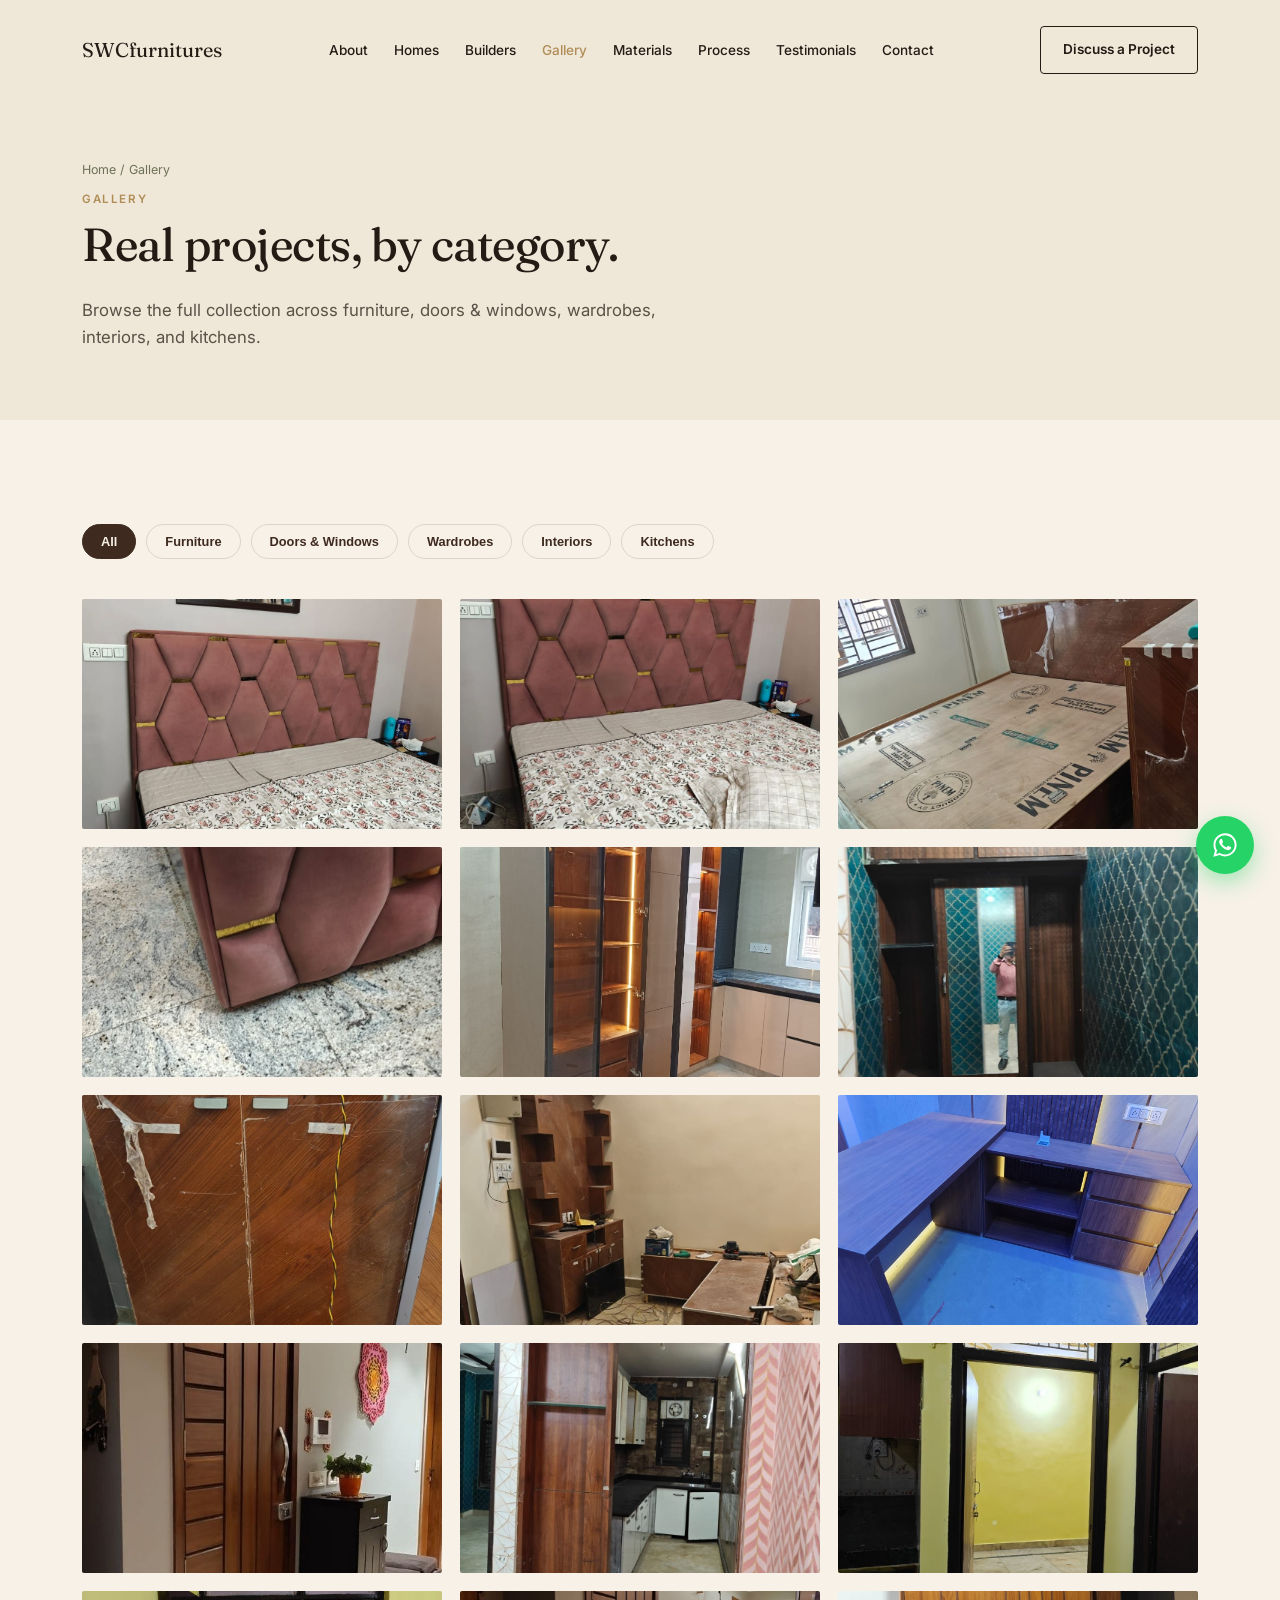
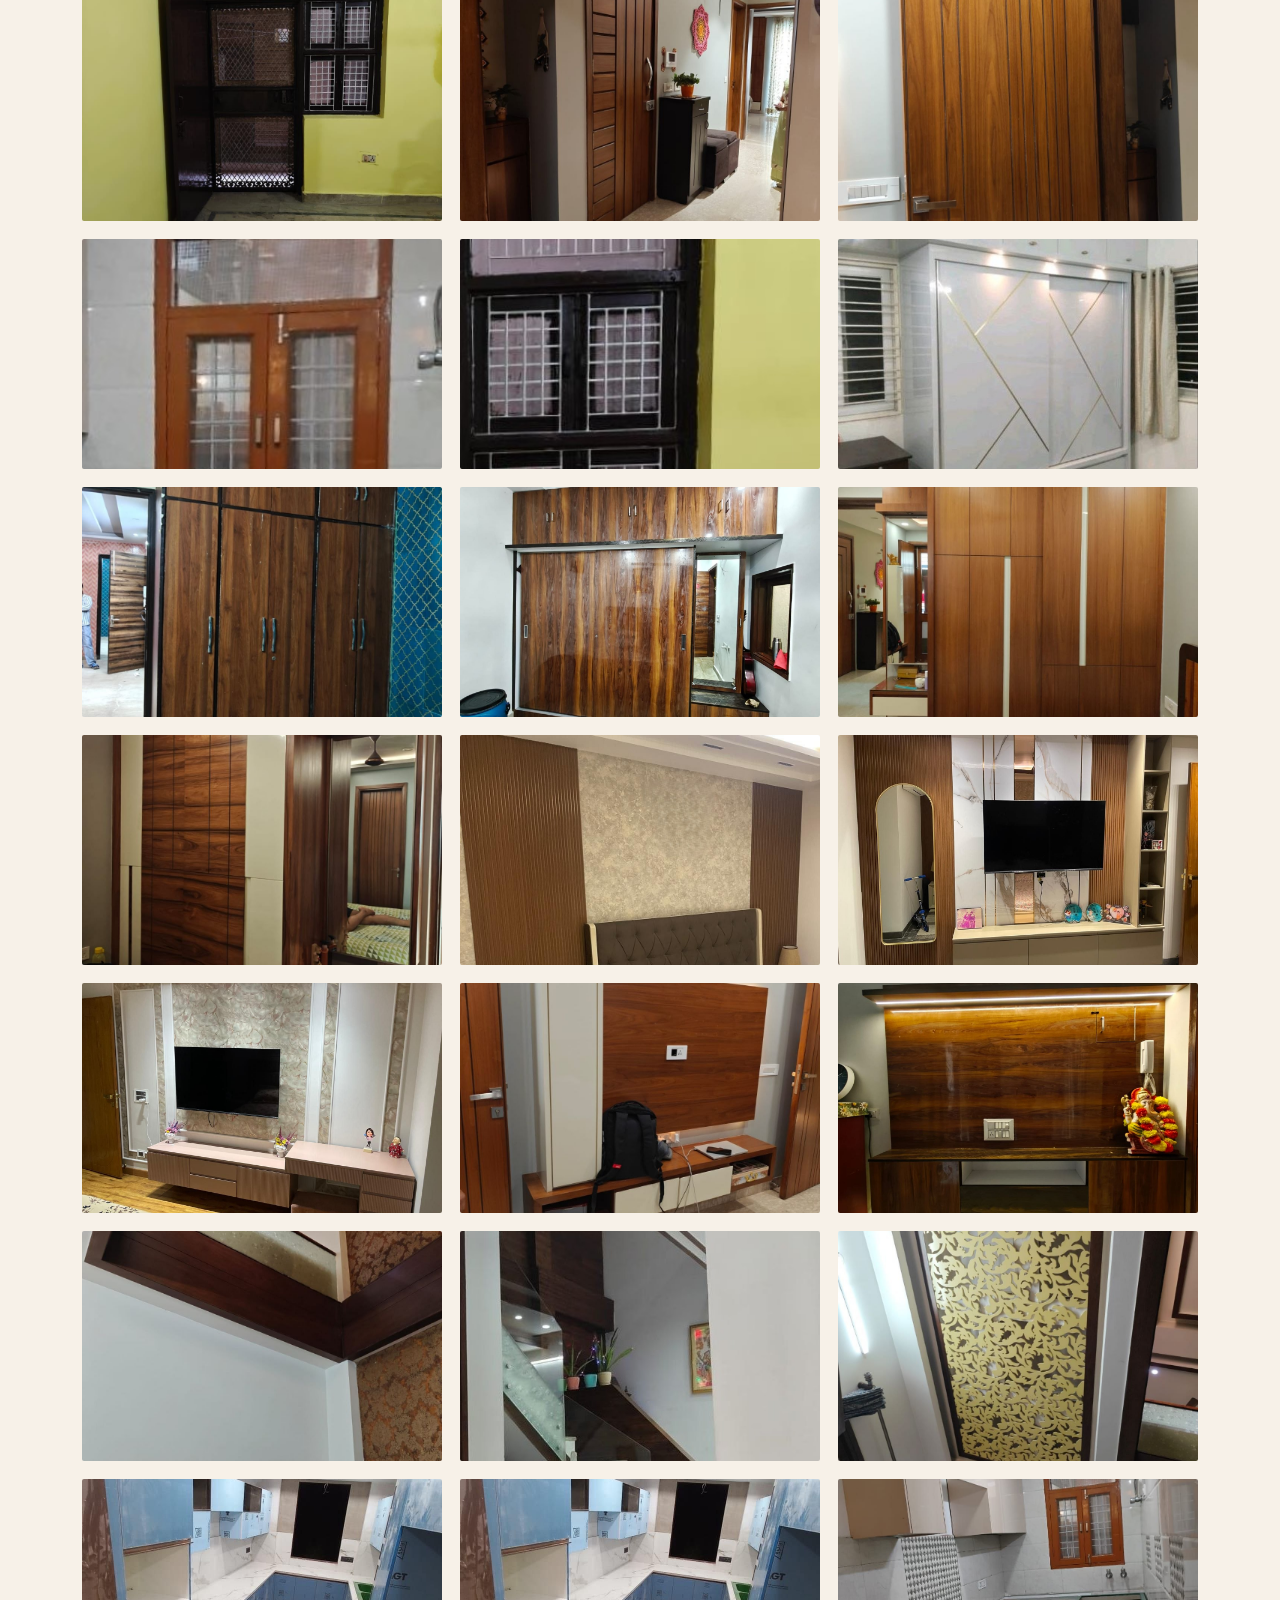
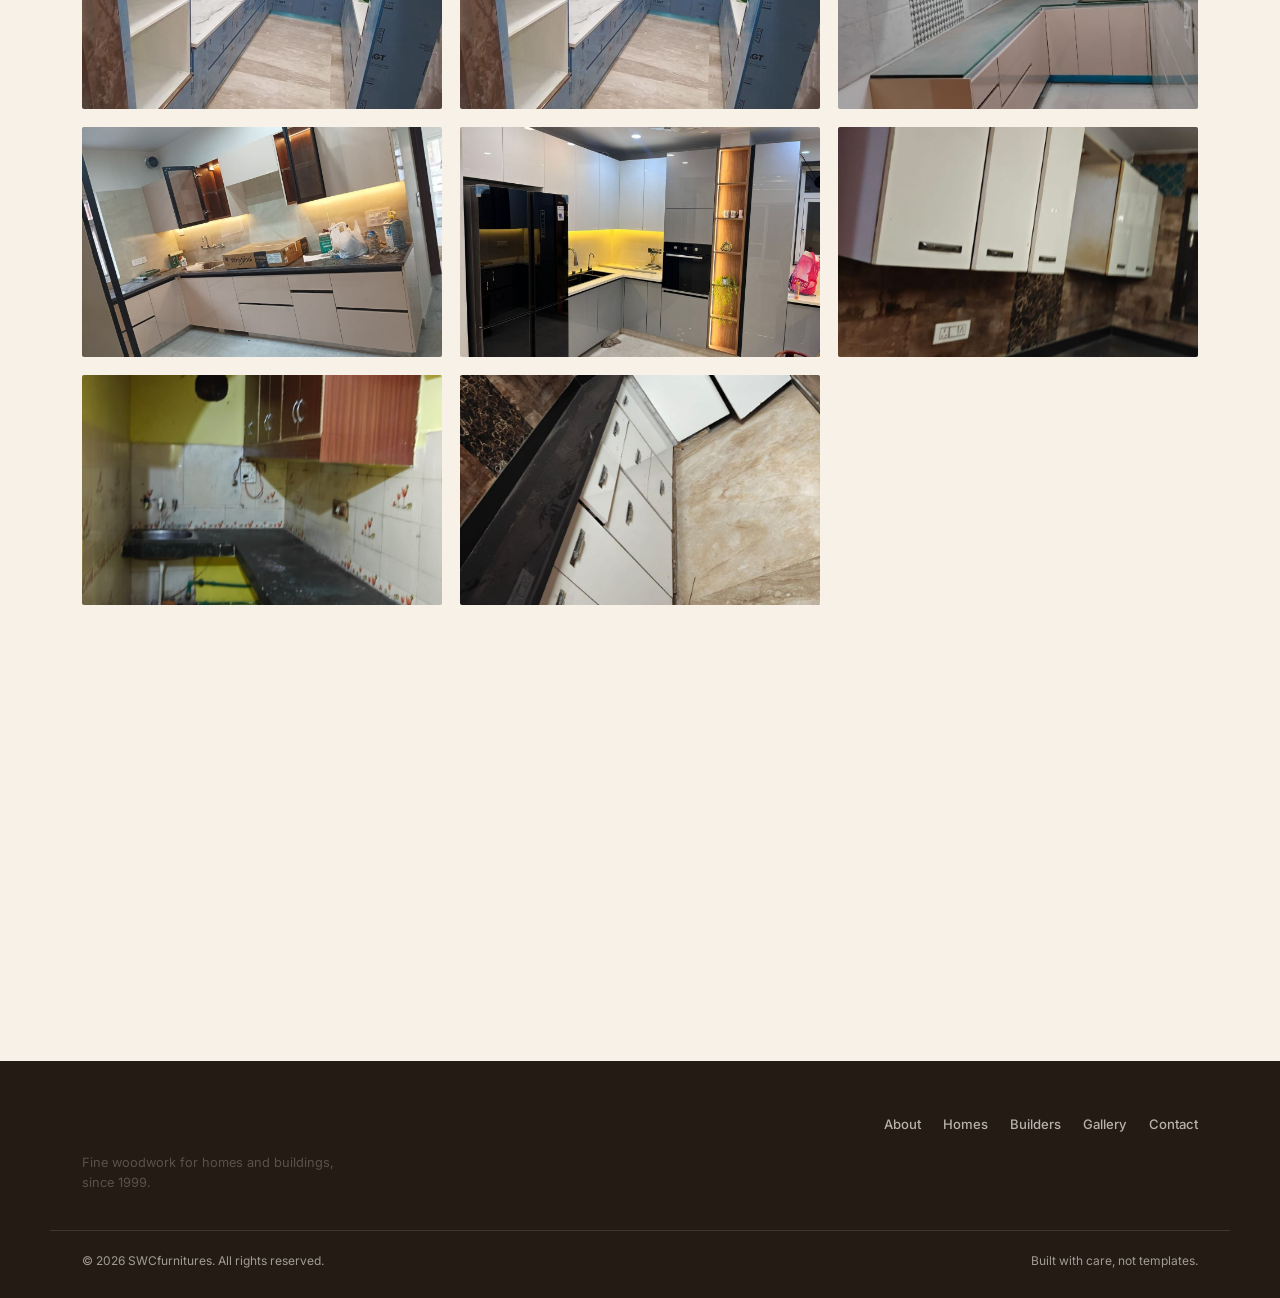
<file: gallery/gallery.html>
<!DOCTYPE html>
<html lang="en">

<head>
  <meta charset="UTF-8">
  <meta name="viewport" content="width=device-width, initial-scale=1.0">
  <title>Gallery — SWCfurnitures</title>
  <link rel="preconnect" href="https://fonts.googleapis.com">
  <link rel="preconnect" href="https://fonts.gstatic.com" crossorigin>
  <link
    href="https://fonts.googleapis.com/css2?family=Fraunces:ital,opsz,wght@0,9..144,300;0,9..144,450;0,9..144,600;1,9..144,450&family=Inter:wght@400;500;600&display=swap"
    rel="stylesheet">
  <link rel="stylesheet" href="../assets/css/style.css?v=5">
</head>

<body>
  <header id="site-header">
    <div class="wrap">
      <a href="../index.html" class="logo" aria-label="SWCfurnitures home">SWCfurnitures</a>
      <nav id="site-nav">
        <button class="nav-close" id="nav-close" aria-label="Close navigation" type="button">&times;</button>
        <ul>
          <li><a href="../about/about.html">About</a></li>
          <li><a href="../homeowners/homeowners.html">Homes</a></li>
          <li><a href="../builders/builders.html">Builders</a></li>
          <li><a href="gallery.html" class="current">Gallery</a></li>
          <li><a href="../materials/materials.html">Materials</a></li>
          <li><a href="../process/process.html">Process</a></li>
          <li><a href="../testimonials/testimonials.html">Testimonials</a></li>
          <li><a href="../contact/contact.html">Contact</a></li>
        </ul>
        <div class="mobile-cta-wrap">
          <a href="../contact/contact.html" class="btn">Discuss a Project</a>
        </div>
      </nav>
      <div class="header-cta">
        <a href="../contact/contact.html" class="btn ghost">Discuss a Project</a>
      </div>
      <button class="nav-toggle" id="nav-toggle" aria-label="Open navigation" aria-expanded="false" aria-controls="site-nav">
        <span class="hamburger-line"></span>
        <span class="hamburger-line"></span>
        <span class="hamburger-line"></span>
      </button>
    </div>
  </header>
  <div class="nav-backdrop" id="nav-backdrop"></div>

  <section class="page-hero">
    <div class="wrap reveal">
      <p class="crumb"><a href="../index.html">Home</a> / Gallery</p>
      <p class="eyebrow">Gallery</p>
      <h1>Real projects, by category.</h1>
      <p class="lede">Browse the full collection across furniture, doors &amp; windows, wardrobes, interiors, and
        kitchens.</p>
    </div>
  </section>

  <section class="section">
    <div class="wrap">
      <div class="filters reveal">
        <button class="filter-btn active" data-filter="all">All</button>
        <button class="filter-btn" data-filter="furniture">Furniture</button>
        <button class="filter-btn" data-filter="doors">Doors &amp; Windows</button>
        <button class="filter-btn" data-filter="wardrobes">Wardrobes</button>
        <button class="filter-btn" data-filter="interiors">Interiors</button>
        <button class="filter-btn" data-filter="kitchens">Kitchens</button>
      </div>
      <div class="gallery-grid reveal">
        <div class="gallery-item" data-cat="furniture"><img class="ph" src="../images/bed.jpg" alt="Bed furniture"
            loading="lazy"></div>
        <div class="gallery-item" data-cat="furniture"><img class="ph light" src="../images/bed2.jpg"
            alt="Bed furniture" loading="lazy"></div>
        <div class="gallery-item" data-cat="furniture"><img class="ph" src="../images/bed3.jpg" alt="Bed furniture"
            loading="lazy"></div>
        <div class="gallery-item" data-cat="furniture"><img class="ph light" src="../images/bed4.jpg"
            alt="Bed furniture" loading="lazy"></div>
        <div class="gallery-item" data-cat="furniture"><img class="ph" src="../images/shelf.jpg" alt="Shelving"
            loading="lazy"></div>
        <div class="gallery-item" data-cat="furniture"><img class="ph light" src="../images/shelf2.jpg" alt="Shelving"
            loading="lazy"></div>
        <div class="gallery-item" data-cat="furniture"><img class="ph" src="../images/shelf3.jpg" alt="Shelving"
            loading="lazy"></div>
        <div class="gallery-item" data-cat="furniture"><img class="ph light" src="../images/shelf4.jpg" alt="Shelving"
            loading="lazy"></div>
        <div class="gallery-item" data-cat="furniture"><img class="ph" src="../images/shelf5.jpg" alt="Shelving"
            loading="lazy"></div>
        <div class="gallery-item" data-cat="doors"><img class="ph light" src="../images/door.jpg" alt="Door"
            loading="lazy"></div>
        <div class="gallery-item" data-cat="doors"><img class="ph" src="../images/door1.jpg" alt="Door" loading="lazy">
        </div>
        <div class="gallery-item" data-cat="doors"><img class="ph light" src="../images/door2.jpg" alt="Door"
            loading="lazy"></div>
        <div class="gallery-item" data-cat="doors"><img class="ph" src="../images/door3.jpg" alt="Door" loading="lazy">
        </div>
        <div class="gallery-item" data-cat="doors"><img class="ph light" src="../images/door4.jpg" alt="Door"
            loading="lazy"></div>
        <div class="gallery-item" data-cat="doors"><img class="ph" src="../images/door5.jpg" alt="Door" loading="lazy">
        </div>
        <div class="gallery-item" data-cat="doors"><img class="ph light" src="../images/window.jpg" alt="Window"
            loading="lazy"></div>
        <div class="gallery-item" data-cat="doors"><img class="ph" src="../images/window2.jpg" alt="Window"
            loading="lazy"></div>
        <div class="gallery-item" data-cat="wardrobes"><img class="ph light" src="../images/wardrobe.jpg" alt="Wardrobe"
            loading="lazy"></div>
        <div class="gallery-item" data-cat="wardrobes"><img class="ph" src="../images/wardrobe2.jpg" alt="Wardrobe"
            loading="lazy"></div>
        <div class="gallery-item" data-cat="wardrobes"><img class="ph light" src="../images/wardrobe3.jpg"
            alt="Wardrobe" loading="lazy"></div>
        <div class="gallery-item" data-cat="wardrobes"><img class="ph" src="../images/wardrobe4.jpg" alt="Wardrobe"
            loading="lazy"></div>
        <div class="gallery-item" data-cat="wardrobes"><img class="ph light" src="../images/wardrobe5.jpg"
            alt="Wardrobe" loading="lazy"></div>
        <div class="gallery-item" data-cat="interiors"><img class="ph" src="../images/wall.jpg" alt="Interior wall"
            loading="lazy"></div>
        <div class="gallery-item" data-cat="interiors"><img class="ph light" src="../images/interior1.jpg"
            alt="Interior" loading="lazy"></div>
        <div class="gallery-item" data-cat="interiors"><img class="ph" src="../images/interior2.jpg" alt="Interior"
            loading="lazy"></div>
        <div class="gallery-item" data-cat="interiors"><img class="ph light" src="../images/interior3.jpg"
            alt="Interior" loading="lazy"></div>
        <div class="gallery-item" data-cat="interiors"><img class="ph" src="../images/interior4.jpg" alt="Interior"
            loading="lazy"></div>
        <div class="gallery-item" data-cat="interiors"><img class="ph light" src="../images/wall ceiling.jpg"
            alt="Wall ceiling" loading="lazy"></div>
        <div class="gallery-item" data-cat="interiors"><img class="ph" src="../images/wall ceiling 2.jpg"
            alt="Wall ceiling" loading="lazy"></div>
        <div class="gallery-item" data-cat="interiors"><img class="ph light" src="../images/wall ceiling 3.jpg"
            alt="Wall ceiling" loading="lazy"></div>
        <div class="gallery-item" data-cat="kitchens"><img class="ph" src="../images/kitchen.jpg" alt="Kitchen"
            loading="lazy"></div>
        <div class="gallery-item" data-cat="kitchens"><img class="ph light" src="../images/kitchen.jpg" alt="Kitchen"
            loading="lazy"></div>
        <div class="gallery-item" data-cat="kitchens"><img class="ph" src="../images/kitchen2.jpg" alt="Kitchen"
            loading="lazy"></div>
        <div class="gallery-item" data-cat="kitchens"><img class="ph light" src="../images/kitchen3.jpg" alt="Kitchen"
            loading="lazy"></div>
        <div class="gallery-item" data-cat="kitchens"><img class="ph" src="../images/kitchen4.jpg" alt="Kitchen"
            loading="lazy"></div>
        <div class="gallery-item" data-cat="kitchens"><img class="ph light" src="../images/kitchen5.jpg" alt="Kitchen"
            loading="lazy"></div>
        <div class="gallery-item" data-cat="kitchens"><img class="ph" src="../images/kitchen6.jpg" alt="Kitchen"
            loading="lazy"></div>
        <div class="gallery-item" data-cat="kitchens"><img class="ph light" src="../images/kitchen7.jpg" alt="Kitchen"
            loading="lazy"></div>
      </div>
    </div>
  </section>

  <section class="section alt reveal" style="text-align:center">
    <div class="wrap">
      <h2>Like what you see?</h2>
      <div class="hero-ctas" style="justify-content:center; margin-top:26px">
        <a href="../contact/contact.html" class="btn">Get in Touch</a>
      </div>
    </div>
  </section>

  <footer>
    <div class="wrap">
      <div>
        <div class="logo">SWCfurnitures</div>
        <p style="margin-top:10px; font-size:.8rem; max-width:32ch;">Fine woodwork for homes and buildings, since 1999.
        </p>
      </div>
      <nav>
        <ul>
          <li><a href="../about/about.html">About</a></li>
          <li><a href="../homeowners/homeowners.html">Homes</a></li>
          <li><a href="../builders/builders.html">Builders</a></li>
          <li><a href="gallery.html">Gallery</a></li>
          <li><a href="../contact/contact.html">Contact</a></li>
        </ul>
      </nav>
    </div>
    <div class="wrap bottom-line"><span>© 2026 SWCfurnitures. All rights reserved.</span><span>Built with care, not
        templates.</span></div>
  </footer>

  <a href="https://wa.me/919810667561" class="float-wa" aria-label="Chat on WhatsApp" title="Chat on WhatsApp"
    target="_blank" rel="noopener noreferrer">
    <svg width="28" height="28" viewBox="0 0 24 24" fill="white">
      <path
        d="M12.04 2C6.58 2 2.13 6.45 2.13 11.91c0 1.7.44 3.36 1.29 4.82L2 22l5.42-1.42a9.9 9.9 0 0 0 4.62 1.18h.01c5.46 0 9.91-4.45 9.91-9.91 0-2.65-1.03-5.14-2.9-7.01A9.86 9.86 0 0 0 12.04 2m0 1.67a8.2 8.2 0 0 1 5.83 2.42 8.19 8.19 0 0 1 2.41 5.82c0 4.55-3.7 8.24-8.25 8.24a8.2 8.2 0 0 1-4.19-1.15l-.3-.18-3.12.82.83-3.04-.2-.31a8.17 8.17 0 0 1-1.26-4.38c0-4.55 3.7-8.24 8.25-8.24M8.53 6.87c-.16 0-.43.06-.66.31-.22.25-.87.85-.87 2.07 0 1.22.89 2.4 1.01 2.56.13.17 1.75 2.8 4.3 3.83 2.13.86 2.57.69 3.03.65.47-.04 1.5-.61 1.71-1.2.21-.59.21-1.09.15-1.2-.06-.11-.24-.17-.5-.3-.26-.13-1.5-.74-1.74-.83-.23-.08-.4-.13-.57.13-.17.25-.65.83-.8 1-.15.17-.29.19-.55.06-.26-.13-1.08-.4-2.06-1.27-.76-.68-1.28-1.51-1.43-1.77-.15-.25-.02-.39.11-.51.11-.11.26-.29.38-.44.13-.15.17-.25.26-.42.08-.17.04-.31-.02-.44-.06-.13-.57-1.4-.79-1.91-.2-.5-.42-.43-.57-.43z" />
    </svg>
  </a>
  <script src="../assets/js/main.js?v=5"></script>
</body>

</html>
</file>
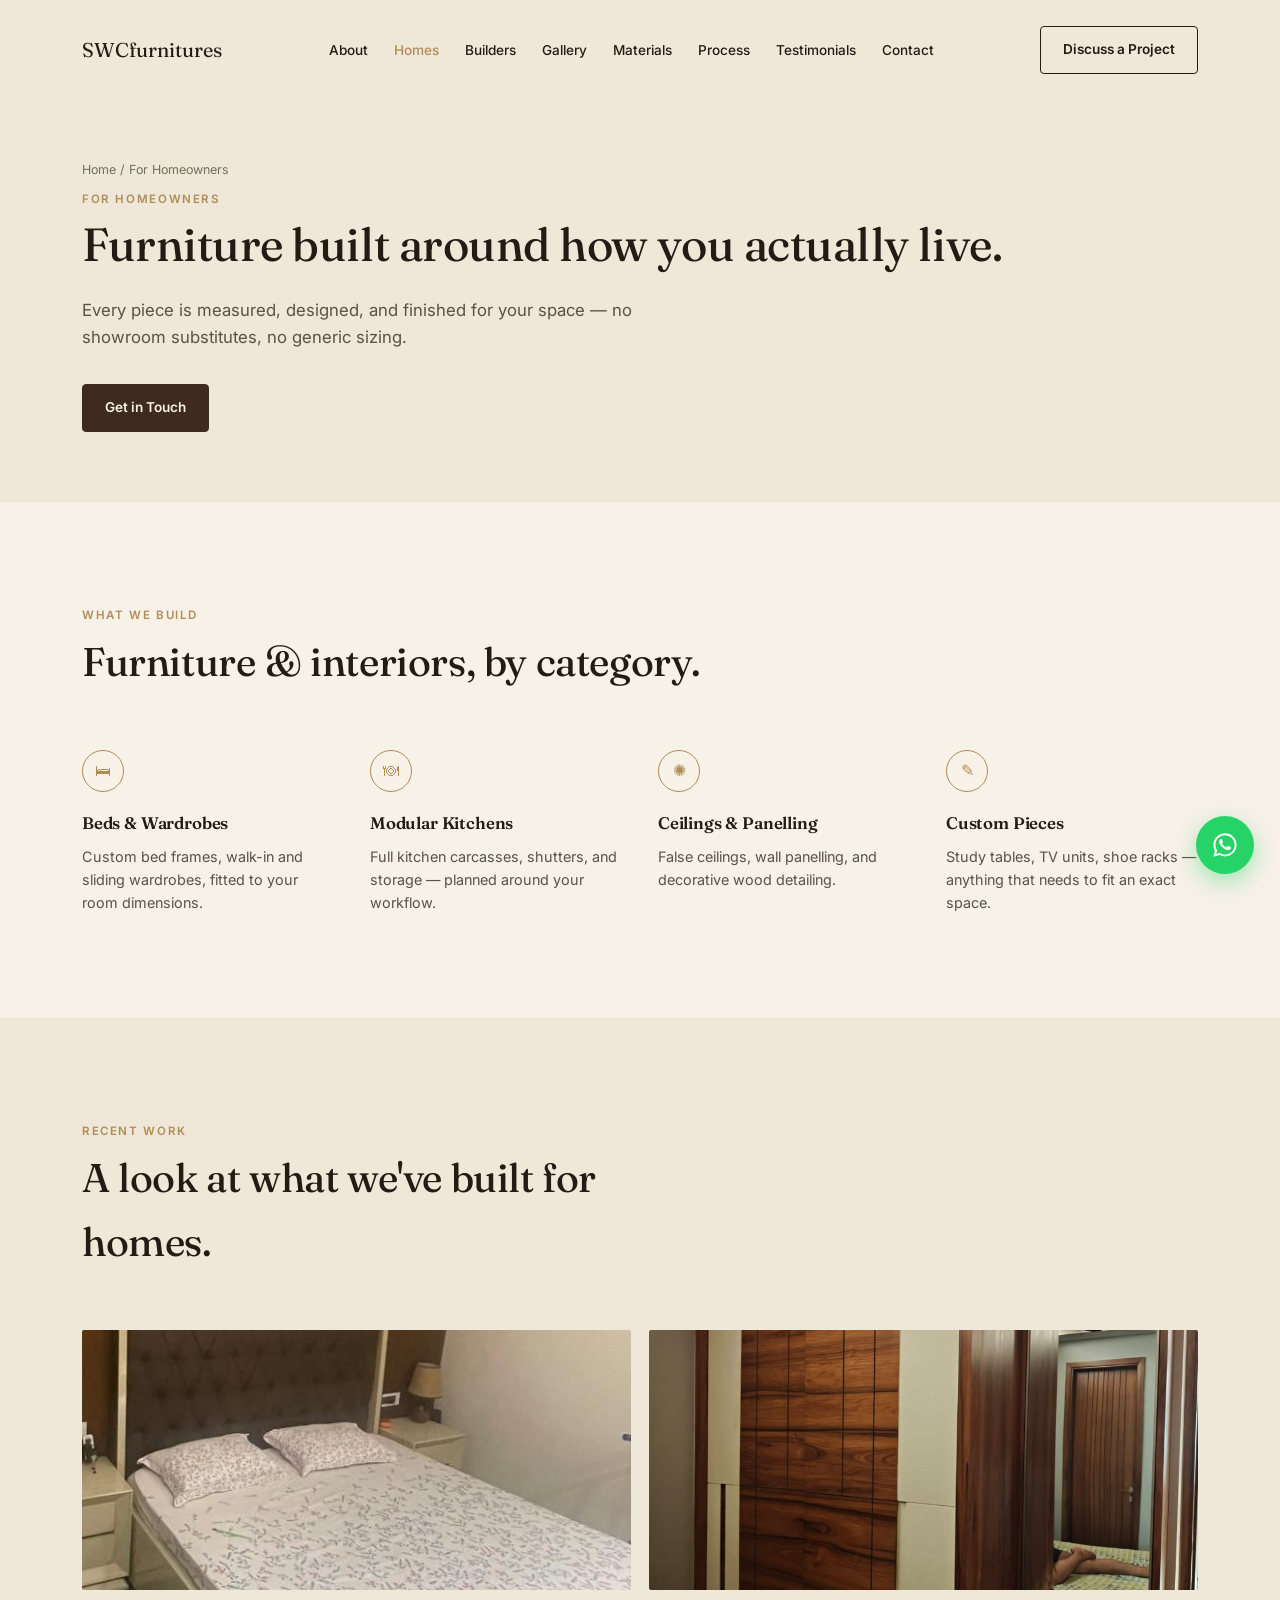
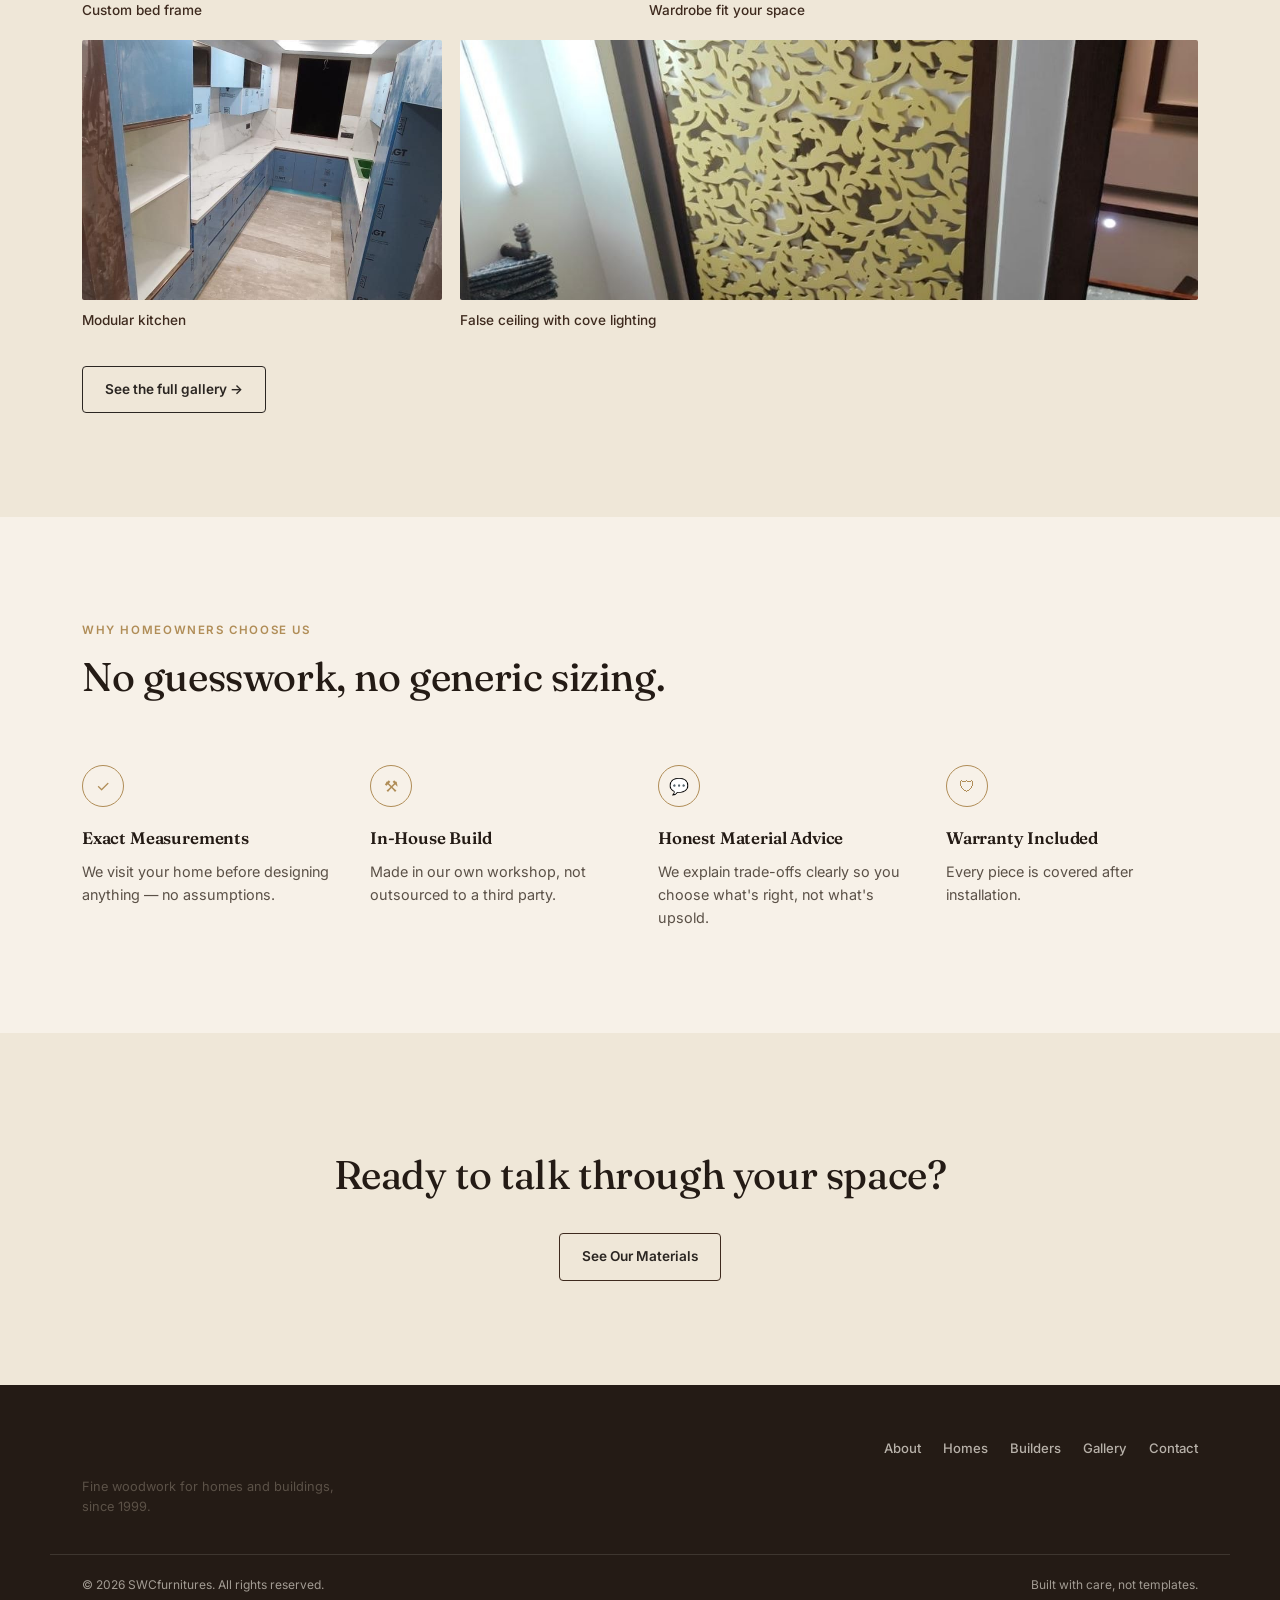
<file: homeowners/homeowners.html>
<!DOCTYPE html>
<html lang="en">

<head>
  <meta charset="UTF-8">
  <meta name="viewport" content="width=device-width, initial-scale=1.0">
  <title>For Homeowners — SWCfurnitures</title>
  <link rel="preconnect" href="https://fonts.googleapis.com">
  <link rel="preconnect" href="https://fonts.gstatic.com" crossorigin>
  <link
    href="https://fonts.googleapis.com/css2?family=Fraunces:ital,opsz,wght@0,9..144,300;0,9..144,450;0,9..144,600;1,9..144,450&family=Inter:wght@400;500;600&display=swap"
    rel="stylesheet">
  <link rel="stylesheet" href="../assets/css/style.css?v=5">
</head>

<body>
  <header id="site-header">
    <div class="wrap">
      <a href="../index.html" class="logo" aria-label="SWCfurnitures home">SWCfurnitures</a>
      <nav id="site-nav">
        <button class="nav-close" id="nav-close" aria-label="Close navigation" type="button">&times;</button>
        <ul>
          <li><a href="../about/about.html">About</a></li>
          <li><a href="homeowners.html" class="current">Homes</a></li>
          <li><a href="../builders/builders.html">Builders</a></li>
          <li><a href="../gallery/gallery.html">Gallery</a></li>
          <li><a href="../materials/materials.html">Materials</a></li>
          <li><a href="../process/process.html">Process</a></li>
          <li><a href="../testimonials/testimonials.html">Testimonials</a></li>
          <li><a href="../contact/contact.html">Contact</a></li>
        </ul>
        <div class="mobile-cta-wrap">
          <a href="../contact/contact.html" class="btn">Discuss a Project</a>
        </div>
      </nav>
      <div class="header-cta">
        <a href="../contact/contact.html" class="btn ghost">Discuss a Project</a>
      </div>
      <button class="nav-toggle" id="nav-toggle" aria-label="Open navigation" aria-expanded="false" aria-controls="site-nav">
        <span class="hamburger-line"></span>
        <span class="hamburger-line"></span>
        <span class="hamburger-line"></span>
      </button>
    </div>
  </header>
  <div class="nav-backdrop" id="nav-backdrop"></div>

  <section class="page-hero">
    <div class="wrap reveal">
      <p class="crumb"><a href="../index.html">Home</a> / For Homeowners</p>
      <p class="eyebrow">For Homeowners</p>
      <h1>Furniture built around how you actually live.</h1>
      <p class="lede">Every piece is measured, designed, and finished for your space — no showroom substitutes, no
        generic sizing.</p>
      <div class="hero-ctas"><a href="../contact/contact.html" class="btn">Get in Touch</a></div>
    </div>
  </section>

  <section class="section">
    <div class="wrap">
      <div class="section-head reveal">
        <p class="eyebrow">What We Build</p>
        <h2>Furniture &amp; interiors, by category.</h2>
      </div>
      <div class="why-grid reveal">
        <div class="why-item">
          <div class="icon">🛏</div>
          <h3>Beds &amp; Wardrobes</h3>
          <p>Custom bed frames, walk-in and sliding wardrobes, fitted to your room dimensions.</p>
        </div>
        <div class="why-item">
          <div class="icon">🍽</div>
          <h3>Modular Kitchens</h3>
          <p>Full kitchen carcasses, shutters, and storage — planned around your workflow.</p>
        </div>
        <div class="why-item">
          <div class="icon">✺</div>
          <h3>Ceilings &amp; Panelling</h3>
          <p>False ceilings, wall panelling, and decorative wood detailing.</p>
        </div>
        <div class="why-item">
          <div class="icon">✎</div>
          <h3>Custom Pieces</h3>
          <p>Study tables, TV units, shoe racks — anything that needs to fit an exact space.</p>
        </div>
      </div>
    </div>
  </section>

  <section class="section alt">
    <div class="wrap">
      <div class="section-head reveal">
        <p class="eyebrow">Recent Work</p>
        <h2>A look at what we've built for homes.</h2>
      </div>
      <div class="feature-grid reveal">
        <figure><img class="ph" src="../images/bed&wall.jpg" alt="Bed frame" loading="lazy">
          <figcaption>Custom bed frame</figcaption>
        </figure>
        <figure><img class="ph light" src="../images/wardrobe5.jpg" alt="Wardrobe" loading="lazy">
          <figcaption>Wardrobe fit your space</figcaption>
        </figure>
        <figure><img class="ph" src="../images/kitchen.jpg" alt="Kitchen" loading="lazy">
          <figcaption>Modular kitchen</figcaption>
        </figure>
        <figure><img class="ph light" src="../images/wall ceiling 3.jpg" alt="Ceiling" loading="lazy">
          <figcaption>False ceiling with cove lighting</figcaption>
        </figure>
      </div>
      <div style="margin-top:34px"><a href="../gallery/gallery.html" class="btn ghost">See the full gallery →</a></div>
    </div>
  </section>

  <section class="section">
    <div class="wrap">
      <div class="section-head reveal">
        <p class="eyebrow">Why Homeowners Choose Us</p>
        <h2>No guesswork, no generic sizing.</h2>
      </div>
      <div class="why-grid reveal">
        <div class="why-item">
          <div class="icon">✓</div>
          <h3>Exact Measurements</h3>
          <p>We visit your home before designing anything — no assumptions.</p>
        </div>
        <div class="why-item">
          <div class="icon">⚒</div>
          <h3>In-House Build</h3>
          <p>Made in our own workshop, not outsourced to a third party.</p>
        </div>
        <div class="why-item">
          <div class="icon">💬</div>
          <h3>Honest Material Advice</h3>
          <p>We explain trade-offs clearly so you choose what's right, not what's upsold.</p>
        </div>
        <div class="why-item">
          <div class="icon">🛡</div>
          <h3>Warranty Included</h3>
          <p>Every piece is covered after installation.</p>
        </div>
      </div>
    </div>
  </section>

  <section class="section alt reveal" style="text-align:center">
    <div class="wrap">
      <h2>Ready to talk through your space?</h2>
      <div class="hero-ctas" style="justify-content:center; margin-top:26px">
        <a href="../materials/materials.html" class="btn ghost" style="border-color:var(--walnut)">See Our Materials</a>
      </div>
    </div>
  </section>

  <footer>
    <div class="wrap">
      <div>
        <div class="logo">SWCfurnitures</div>
        <p style="margin-top:10px; font-size:.8rem; max-width:32ch;">Fine woodwork for homes and buildings, since 1999.
        </p>
      </div>
      <nav>
        <ul>
          <li><a href="../about/about.html">About</a></li>
          <li><a href="homeowners.html">Homes</a></li>
          <li><a href="../builders/builders.html">Builders</a></li>
          <li><a href="../gallery/gallery.html">Gallery</a></li>
          <li><a href="../contact/contact.html">Contact</a></li>
        </ul>
      </nav>
    </div>
    <div class="wrap bottom-line"><span>© 2026 SWCfurnitures. All rights reserved.</span><span>Built with care, not
        templates.</span></div>
  </footer>

  <a href="https://wa.me/919810667561" class="float-wa" aria-label="Chat on WhatsApp" title="Chat on WhatsApp"
    target="_blank" rel="noopener noreferrer">
    <svg width="28" height="28" viewBox="0 0 24 24" fill="white">
      <path
        d="M12.04 2C6.58 2 2.13 6.45 2.13 11.91c0 1.7.44 3.36 1.29 4.82L2 22l5.42-1.42a9.9 9.9 0 0 0 4.62 1.18h.01c5.46 0 9.91-4.45 9.91-9.91 0-2.65-1.03-5.14-2.9-7.01A9.86 9.86 0 0 0 12.04 2m0 1.67a8.2 8.2 0 0 1 5.83 2.42 8.19 8.19 0 0 1 2.41 5.82c0 4.55-3.7 8.24-8.25 8.24a8.2 8.2 0 0 1-4.19-1.15l-.3-.18-3.12.82.83-3.04-.2-.31a8.17 8.17 0 0 1-1.26-4.38c0-4.55 3.7-8.24 8.25-8.24M8.53 6.87c-.16 0-.43.06-.66.31-.22.25-.87.85-.87 2.07 0 1.22.89 2.4 1.01 2.56.13.17 1.75 2.8 4.3 3.83 2.13.86 2.57.69 3.03.65.47-.04 1.5-.61 1.71-1.2.21-.59.21-1.09.15-1.2-.06-.11-.24-.17-.5-.3-.26-.13-1.5-.74-1.74-.83-.23-.08-.4-.13-.57.13-.17.25-.65.83-.8 1-.15.17-.29.19-.55.06-.26-.13-1.08-.4-2.06-1.27-.76-.68-1.28-1.51-1.43-1.77-.15-.25-.02-.39.11-.51.11-.11.26-.29.38-.44.13-.15.17-.25.26-.42.08-.17.04-.31-.02-.44-.06-.13-.57-1.4-.79-1.91-.2-.5-.42-.43-.57-.43z" />
    </svg>
  </a>
  <script src="../assets/js/main.js?v=5"></script>
</body>

</html>
</file>
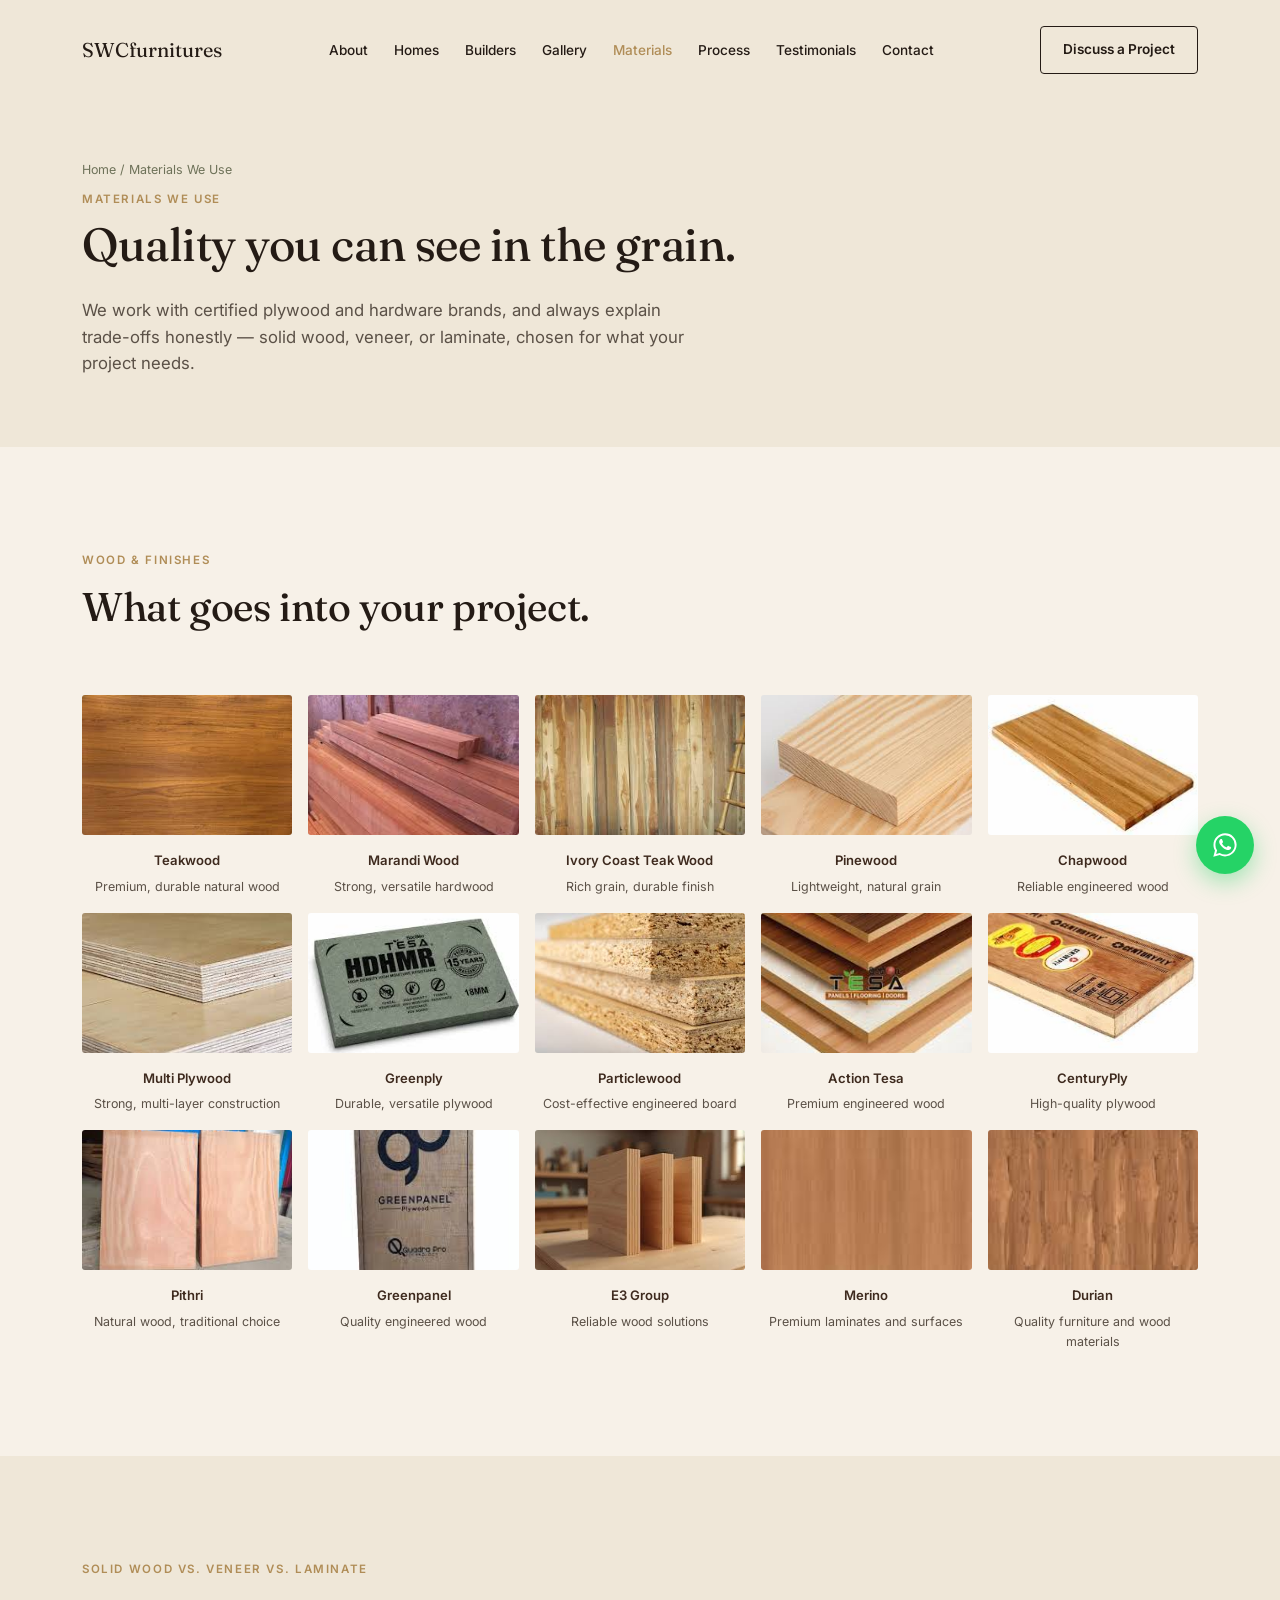
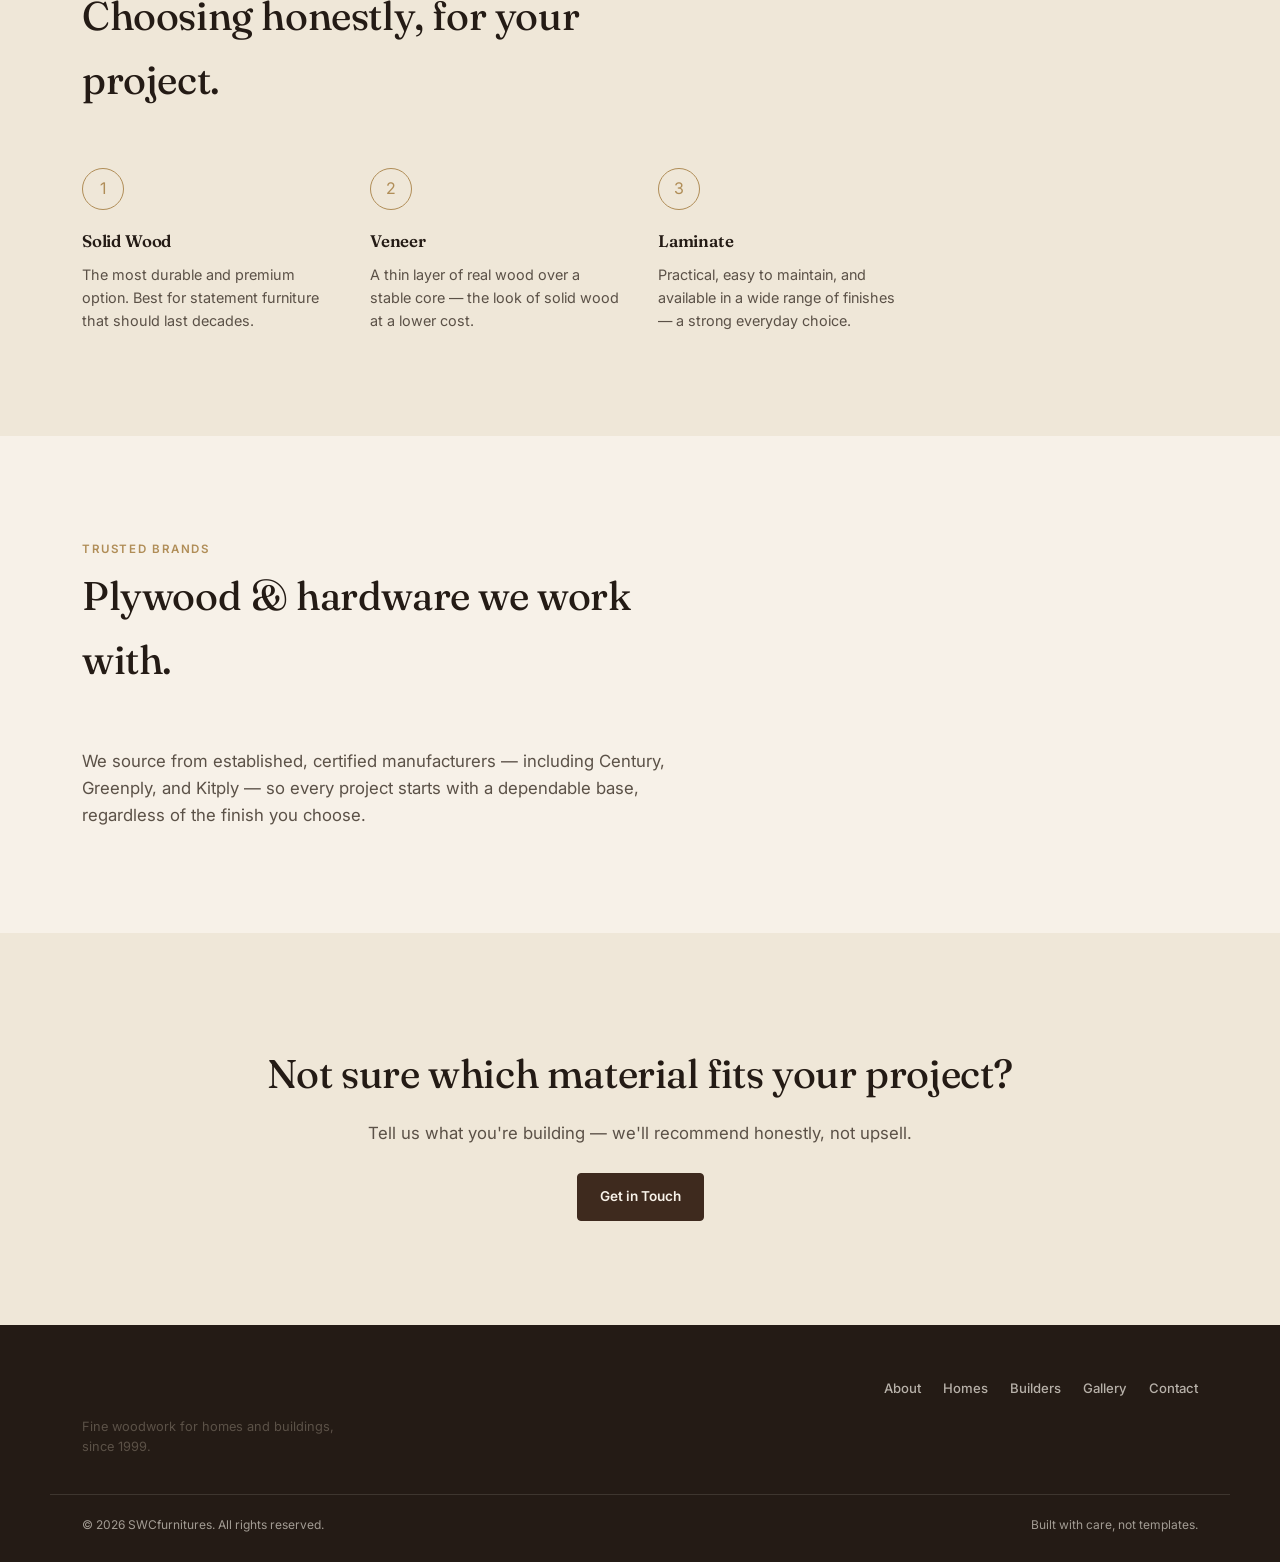
<file: materials/materials.html>
<!DOCTYPE html>
<html lang="en">

<head>
  <meta charset="UTF-8">
  <meta name="viewport" content="width=device-width, initial-scale=1.0">
  <title>Materials We Use — SWCfurnitures</title>
  <link rel="preconnect" href="https://fonts.googleapis.com">
  <link rel="preconnect" href="https://fonts.gstatic.com" crossorigin>
  <link
    href="https://fonts.googleapis.com/css2?family=Fraunces:ital,opsz,wght@0,9..144,300;0,9..144,450;0,9..144,600;1,9..144,450&family=Inter:wght@400;500;600&display=swap"
    rel="stylesheet">
  <link rel="stylesheet" href="../assets/css/style.css?v=5">
</head>

<body>
  <header id="site-header">
    <div class="wrap">
      <a href="../index.html" class="logo" aria-label="SWCfurnitures home">SWCfurnitures</a>
      <nav id="site-nav">
        <button class="nav-close" id="nav-close" aria-label="Close navigation" type="button">&times;</button>
        <ul>
          <li><a href="../about/about.html">About</a></li>
          <li><a href="../homeowners/homeowners.html">Homes</a></li>
          <li><a href="../builders/builders.html">Builders</a></li>
          <li><a href="../gallery/gallery.html">Gallery</a></li>
          <li><a href="materials.html" class="current">Materials</a></li>
          <li><a href="../process/process.html">Process</a></li>
          <li><a href="../testimonials/testimonials.html">Testimonials</a></li>
          <li><a href="../contact/contact.html">Contact</a></li>
        </ul>
        <div class="mobile-cta-wrap">
          <a href="../contact/contact.html" class="btn">Discuss a Project</a>
        </div>
      </nav>
      <div class="header-cta">
        <a href="../contact/contact.html" class="btn ghost">Discuss a Project</a>
      </div>
      <button class="nav-toggle" id="nav-toggle" aria-label="Open navigation" aria-expanded="false" aria-controls="site-nav">
        <span class="hamburger-line"></span>
        <span class="hamburger-line"></span>
        <span class="hamburger-line"></span>
      </button>
    </div>
  </header>
  <div class="nav-backdrop" id="nav-backdrop"></div>

  <section class="page-hero">
    <div class="wrap reveal">
      <p class="crumb"><a href="../index.html">Home</a> / Materials We Use</p>
      <p class="eyebrow">Materials We Use</p>
      <h1>Quality you can see in the grain.</h1>
      <p class="lede">We work with certified plywood and hardware brands, and always explain trade-offs honestly — solid
        wood, veneer, or laminate, chosen for what your project needs.</p>
    </div>
  </section>

  <section class="section">
    <div class="wrap">
      <div class="section-head reveal">
        <p class="eyebrow">Wood &amp; Finishes</p>
        <h2>What goes into your project.</h2>
      </div>
      <div class="material-grid reveal">
        <div class="material">
          <div class="swatch sw1" data-label="Teakwood"></div><span>Teakwood</span>
          <p class="note">Premium, durable natural wood</p>
        </div>
        <div class="material">
          <div class="swatch sw2" data-label="Marandi Wood"></div><span>Marandi Wood</span>
          <p class="note">Strong, versatile hardwood</p>
        </div>
        <div class="material">
          <div class="swatch sw3" data-label="Ivory Coast Teak Wood"></div><span>Ivory Coast Teak Wood</span>
          <p class="note">Rich grain, durable finish</p>
        </div>
        <div class="material">
          <div class="swatch sw4" data-label="Pinewood"></div><span>Pinewood</span>
          <p class="note">Lightweight, natural grain</p>
        </div>
        <div class="material">
          <div class="swatch sw5" data-label="Chapwood"></div><span>Chapwood</span>
          <p class="note">Reliable engineered wood</p>
        </div>
        <div class="material">
          <div class="swatch sw6" data-label="Multi Plywood"></div><span>Multi Plywood</span>
          <p class="note">Strong, multi-layer construction</p>
        </div>
        <div class="material">
          <div class="swatch sw7" data-label="Greenply"></div><span>Greenply</span>
          <p class="note">Durable, versatile plywood</p>
        </div>
        <div class="material">
          <div class="swatch sw8" data-label="Particlewood"></div><span>Particlewood</span>
          <p class="note">Cost-effective engineered board</p>
        </div>
        <div class="material">
          <div class="swatch sw9" data-label="Action Tesa"></div><span>Action Tesa</span>
          <p class="note">Premium engineered wood</p>
        </div>
        <div class="material">
          <div class="swatch sw10" data-label="CenturyPly"></div><span>CenturyPly</span>
          <p class="note">High-quality plywood</p>
        </div>
        <div class="material">
          <div class="swatch sw11" data-label="Pithri"></div><span>Pithri</span>
          <p class="note">Natural wood, traditional choice</p>
        </div>
        <div class="material">
          <div class="swatch sw12" data-label="Greenpanel"></div><span>Greenpanel</span>
          <p class="note">Quality engineered wood</p>
        </div>
        <div class="material">
          <div class="swatch sw13" data-label="E3 Group"></div><span>E3 Group</span>
          <p class="note">Reliable wood solutions</p>
        </div>
        <div class="material">
          <div class="swatch sw14" data-label="Merino"></div><span>Merino</span>
          <p class="note">Premium laminates and surfaces</p>
        </div>
        <div class="material">
          <div class="swatch sw15" data-label="Durian"></div><span>Durian</span>
          <p class="note">Quality furniture and wood materials</p>
        </div>
      </div>
    </div>
  </section>

  <section class="section alt">
    <div class="wrap">
      <div class="section-head reveal">
        <p class="eyebrow">Solid Wood vs. Veneer vs. Laminate</p>
        <h2>Choosing honestly, for your project.</h2>
      </div>
      <div class="why-grid reveal">
        <div class="why-item">
          <div class="icon">1</div>
          <h3>Solid Wood</h3>
          <p>The most durable and premium option. Best for statement furniture that should last decades.</p>
        </div>
        <div class="why-item">
          <div class="icon">2</div>
          <h3>Veneer</h3>
          <p>A thin layer of real wood over a stable core — the look of solid wood at a lower cost.</p>
        </div>
        <div class="why-item">
          <div class="icon">3</div>
          <h3>Laminate</h3>
          <p>Practical, easy to maintain, and available in a wide range of finishes — a strong everyday choice.</p>
        </div>
      </div>
    </div>
  </section>

  <section class="section">
    <div class="wrap">
      <div class="section-head reveal">
        <p class="eyebrow">Trusted Brands</p>
        <h2>Plywood &amp; hardware we work with.</h2>
      </div>
      <p class="lede reveal">We source from established, certified manufacturers — including Century, Greenply, and
        Kitply — so every project starts with a dependable base, regardless of the finish you choose.</p>
    </div>
  </section>

  <section class="section alt reveal" style="text-align:center">
    <div class="wrap">
      <h2>Not sure which material fits your project?</h2>
      <p class="lede" style="margin:14px auto 0">Tell us what you're building — we'll recommend honestly, not upsell.
      </p>
      <div class="hero-ctas" style="justify-content:center; margin-top:26px">
        <a href="../contact/contact.html" class="btn">Get in Touch</a>
      </div>
    </div>
  </section>

  <footer>
    <div class="wrap">
      <div>
        <div class="logo">SWCfurnitures</div>
        <p style="margin-top:10px; font-size:.8rem; max-width:32ch;">Fine woodwork for homes and buildings, since 1999.
        </p>
      </div>
      <nav>
        <ul>
          <li><a href="../about/about.html">About</a></li>
          <li><a href="../homeowners/homeowners.html">Homes</a></li>
          <li><a href="../builders/builders.html">Builders</a></li>
          <li><a href="../gallery/gallery.html">Gallery</a></li>
          <li><a href="../contact/contact.html">Contact</a></li>
        </ul>
      </nav>
    </div>
    <div class="wrap bottom-line"><span>© 2026 SWCfurnitures. All rights reserved.</span><span>Built with care, not
        templates.</span></div>
  </footer>

  <a href="https://wa.me/919810667561" class="float-wa" aria-label="Chat on WhatsApp" title="Chat on WhatsApp"
    target="_blank" rel="noopener noreferrer">
    <svg width="28" height="28" viewBox="0 0 24 24" fill="white">
      <path
        d="M12.04 2C6.58 2 2.13 6.45 2.13 11.91c0 1.7.44 3.36 1.29 4.82L2 22l5.42-1.42a9.9 9.9 0 0 0 4.62 1.18h.01c5.46 0 9.91-4.45 9.91-9.91 0-2.65-1.03-5.14-2.9-7.01A9.86 9.86 0 0 0 12.04 2m0 1.67a8.2 8.2 0 0 1 5.83 2.42 8.19 8.19 0 0 1 2.41 5.82c0 4.55-3.7 8.24-8.25 8.24a8.2 8.2 0 0 1-4.19-1.15l-.3-.18-3.12.82.83-3.04-.2-.31a8.17 8.17 0 0 1-1.26-4.38c0-4.55 3.7-8.24 8.25-8.24M8.53 6.87c-.16 0-.43.06-.66.31-.22.25-.87.85-.87 2.07 0 1.22.89 2.4 1.01 2.56.13.17 1.75 2.8 4.3 3.83 2.13.86 2.57.69 3.03.65.47-.04 1.5-.61 1.71-1.2.21-.59.21-1.09.15-1.2-.06-.11-.24-.17-.5-.3-.26-.13-1.5-.74-1.74-.83-.23-.08-.4-.13-.57.13-.17.25-.65.83-.8 1-.15.17-.29.19-.55.06-.26-.13-1.08-.4-2.06-1.27-.76-.68-1.28-1.51-1.43-1.77-.15-.25-.02-.39.11-.51.11-.11.26-.29.38-.44.13-.15.17-.25.26-.42.08-.17.04-.31-.02-.44-.06-.13-.57-1.4-.79-1.91-.2-.5-.42-.43-.57-.43z" />
    </svg>
  </a>
  <script src="../assets/js/main.js?v=5"></script>
</body>

</html>
</file>
<file: assets/css/style.css>
:root {
  --cream: #F7F1E8;
  --cream-dim: #EFE7D8;
  --walnut: #3E2A1E;
  --walnut-dark: #241B15;
  --olive: #6E7259;
  --brass: #B08D57;
  --charcoal: #2B2622;
  --whatsapp: #25D366;
  --line: rgba(62, 42, 30, 0.14);
  --display: 'Fraunces', serif;
  --body: 'Inter', sans-serif;
  --ease: cubic-bezier(.22, .61, .36, 1);
}

* {
  box-sizing: border-box;
  margin: 0;
  padding: 0;
}

html {
  scroll-behavior: smooth;
}

body {
  background: var(--cream);
  color: var(--charcoal);
  font-family: var(--body);
  line-height: 1.6;
  -webkit-font-smoothing: antialiased;
  overflow-x: hidden;
}

img,
.ph {
  max-width: 100%;
  display: block;
}

a {
  color: inherit;
  text-decoration: none;
}

ul {
  list-style: none;
}

section {
  position: relative;
}

.wrap {
  max-width: 1180px;
  margin: 0 auto;
  padding: 0 32px;
}

.eyebrow {
  font-weight: 600;
  letter-spacing: .14em;
  text-transform: uppercase;
  font-size: .72rem;
  color: var(--brass);
}

h1,
h2,
h3 {
  font-family: var(--display);
  font-weight: 450;
  color: var(--walnut-dark);
  letter-spacing: -.01em;
}

h2 {
  font-size: clamp(1.7rem, 3.4vw, 2.5rem);
  margin-top: .35rem;
}

h3 {
  font-size: 1.25rem;
  font-weight: 600;
}

p {
  color: #5b5147;
}

.lede {
  font-size: 1.05rem;
  max-width: 56ch;
  color: #5b5147;
  margin-top: 14px;
}

/* Placeholder image blocks — replace with real photography.
   Just swap the element for <img src="assets/img/your-photo.jpg" alt="..."> */
.ph {
  background:
    repeating-linear-gradient(100deg, rgba(255, 255, 255, .05) 0 2px, transparent 2px 26px),
    linear-gradient(135deg, #6b4a34, #3E2A1E 55%, #2b1c12);
  position: relative;
  overflow: hidden;
}

.ph::after {
  content: attr(data-label);
  position: absolute;
  left: 14px;
  bottom: 12px;
  font-size: .68rem;
  letter-spacing: .08em;
  text-transform: uppercase;
  color: rgba(247, 241, 232, .72);
  background: rgba(36, 27, 21, .35);
  padding: 5px 9px;
  border-radius: 3px;
}

.ph.light {
  background:
    repeating-linear-gradient(100deg, rgba(0, 0, 0, .04) 0 2px, transparent 2px 26px),
    linear-gradient(135deg, #c9a87c, #a9784a 55%, #7c5535);
}

img.ph {
  background: transparent;
  width: 100%;
  height: 100%;
  object-fit: cover;
  display: block;
}

img.ph::after {
  content: none;
}

.reveal {
  opacity: 0;
  transform: translateY(26px);
  transition: opacity .8s var(--ease), transform .8s var(--ease);
}

.reveal.in {
  opacity: 1;
  transform: translateY(0);
}

@media (prefers-reduced-motion: reduce) {
  .reveal {
    opacity: 1;
    transform: none;
    transition: none;
  }

  html {
    scroll-behavior: auto;
  }
}

/* Header */
header {
  position: fixed;
  top: 0;
  left: 0;
  right: 0;
  z-index: 100;
  padding: 26px 0;
  background: transparent;
  color: var(--walnut-dark);
  transition: padding .35s var(--ease), background-color .35s var(--ease),
    color .35s var(--ease), box-shadow .35s var(--ease), border-color .35s var(--ease);
  will-change: background-color, color;
}

header .wrap {
  display: flex;
  align-items: center;
  justify-content: space-between;
}

header.scrolled {
  padding: 12px 0;
  background: rgba(247, 241, 232, .96);
  color: var(--walnut-dark);
  backdrop-filter: blur(8px);
  box-shadow: 0 1px 0 var(--line);
}

.home-page header {
  color: var(--cream);
}

.home-page header.scrolled {
  color: var(--walnut-dark);
}

.logo {
  font-family: var(--display);
  font-size: 1.25rem;
  color: inherit;
  display: inline-flex;
  align-items: center;
  opacity: 0;
  transform: translateY(-28px) scale(.62) rotate(45deg);
  will-change: transform, opacity, filter;
  text-shadow: 0 0 0 rgba(36, 27, 21, 0);
  filter: brightness(1);
}

.logo.is-ready {
  opacity: 1;
  transform: translateY(0) scale(1) rotate(0deg);
  transition: opacity .25s ease, transform .25s ease, filter .25s ease, text-shadow .25s ease;
}

.logo.is-animating {
  animation: logoAssembly 1.55s cubic-bezier(.18, .88, .22, 1.18) both;
}

@keyframes logoAssembly {
  0% {
    opacity: 0;
    transform: translateY(-38px) scale(.6) rotate(45deg);
    text-shadow: 0 0 0 rgba(36, 27, 21, 0);
    filter: brightness(.95);
  }

  24% {
    opacity: 1;
    transform: translateY(0) scale(1.08) rotate(0deg);
    text-shadow: 0 12px 24px rgba(36, 27, 21, .12);
    filter: brightness(1.02);
  }

  44% {
    transform: translateY(0) scale(1.04);
  }

  62% {
    transform: translateY(0) scale(1);
  }

  74% {
    transform: translateX(-4px) rotate(-4deg);
  }

  86% {
    transform: translateX(4px) rotate(3deg);
  }

  100% {
    opacity: 1;
    transform: translateX(0) rotate(0deg) scale(1);
    text-shadow: 0 8px 18px rgba(36, 27, 21, .1);
    filter: brightness(1);
  }
}

.logo b {
  font-weight: 600;
}

nav ul {
  display: flex;
  gap: 26px;
}

nav a {
  font-size: .85rem;
  font-weight: 500;
  color: inherit;
  position: relative;
  transition: color .3s var(--ease);
}

nav a.current {
  color: var(--brass);
}

.home-page header nav a.current {
  color: var(--cream);
}

.home-page header.scrolled nav a.current {
  color: var(--brass);
}

nav a::after {
  content: '';
  position: absolute;
  left: 0;
  right: 0;
  bottom: -5px;
  height: 1px;
  background: currentColor;
  transform: scaleX(0);
  transform-origin: left;
  transition: transform .3s var(--ease);
}

nav a:hover::after {
  transform: scaleX(1);
}

.btn {
  display: inline-block;
  padding: 12px 22px;
  border-radius: 4px;
  font-size: .85rem;
  font-weight: 600;
  background: var(--walnut);
  color: var(--cream);
  transition: background .25s var(--ease), transform .25s var(--ease), color .25s var(--ease);
  border: 1px solid var(--walnut);
}

.btn:hover {
  background: var(--walnut-dark);
  transform: translateY(-1px);
}

.btn.ghost {
  background: transparent;
  color: inherit;
  border-color: currentColor;
}

.btn.ghost:hover {
  background: var(--walnut);
  color: var(--cream);
  border-color: var(--walnut);
}

.home-page header .btn.ghost {
  color: var(--cream);
  border-color: rgba(247, 241, 232, .6);
}

.home-page header.scrolled .btn.ghost {
  color: var(--walnut-dark);
  border-color: var(--walnut);
}

.header-cta {
  display: flex;
  gap: 12px;
  align-items: center;
}

/* Page hero (interior pages) */
.page-hero {
  padding: 160px 0 70px;
  background: var(--cream-dim);
}

.page-hero h1 {
  font-size: clamp(2rem, 4vw, 2.9rem);
}

.crumb {
  font-size: .78rem;
  color: var(--olive);
  margin-bottom: 10px;
}

/* Full hero (home page) */
.hero {
  min-height: 100vh;
  display: flex;
  align-items: flex-end;
  padding: 140px 0 90px;
}

.hero-bg {
  position: absolute;
  inset: 0;
  z-index: -1;
  background: linear-gradient(180deg, rgba(36, 27, 21, .25), rgba(36, 27, 21, .72)),
    repeating-linear-gradient(95deg, rgba(255, 255, 255, .04) 0 3px, transparent 3px 30px),
    linear-gradient(150deg, #5a3d2b, #2f1f15 60%, #1e140d);
}

.hero-content {
  max-width: 640px;
}

.hero h1 {
  font-size: clamp(2.4rem, 5.2vw, 3.9rem);
  color: var(--cream);
  line-height: 1.06;
}

.hero .lede {
  color: rgba(247, 241, 232, .82);
  max-width: 48ch;
}

.hero-ctas {
  margin-top: 34px;
  display: flex;
  gap: 16px;
  flex-wrap: wrap;
}

.hero .btn {
  background: var(--cream);
  color: var(--walnut-dark);
  border-color: var(--cream);
}

.hero .btn:hover {
  background: transparent;
  color: var(--cream);
}

.hero .btn.ghost {
  background: transparent;
  color: var(--cream);
  border-color: rgba(247, 241, 232, .5);
}

.hero .btn.ghost:hover {
  background: rgba(247, 241, 232, .12);
}

/* Trust bar */
.trust {
  background: var(--walnut-dark);
  padding: 34px 0;
}

.trust .wrap {
  display: flex;
  justify-content: space-between;
  flex-wrap: wrap;
  gap: 24px;
}

.stat b {
  font-family: var(--display);
  font-size: 2rem;
  color: var(--cream);
  display: block;
  font-weight: 450;
}

.stat span {
  font-size: .78rem;
  color: rgba(247, 241, 232, .65);
  letter-spacing: .05em;
  text-transform: uppercase;
}

.section {
  padding: 104px 0;
}

.section.tight {
  padding: 80px 0;
}

.section-head {
  max-width: 640px;
  margin-bottom: 56px;
}

.section.alt {
  background: var(--cream-dim);
}

/* Two paths (signature) */
.paths {
  display: grid;
  grid-template-columns: 1fr 1fr;
  gap: 4px;
  perspective: 1600px;
}

.path {
  position: relative;
  height: 520px;
  overflow: hidden;
  background: linear-gradient(160deg, #4a3323, #241b15 75%);
  display: flex;
  align-items: flex-end;
  padding: 44px;
  transform-style: preserve-3d;
  transform: rotateY(0deg);
  transform-origin: left center;
  transition: transform .6s var(--ease), box-shadow .6s var(--ease);
  cursor: pointer;
}

.path.builders {
  transform-origin: right center;
  background: linear-gradient(200deg, #5a4636, #2b2118 75%);
}

.path:hover {
  transform: rotateY(-6deg);
  box-shadow: 24px 30px 60px rgba(36, 27, 21, .35);
}

.path.builders:hover {
  transform: rotateY(6deg);
}

.path::before {
  content: '';
  position: absolute;
  inset: 0;
  background: repeating-linear-gradient(90deg, rgba(255, 255, 255, .05) 0 2px, transparent 2px 40px);
}

.path-inner {
  position: relative;
  z-index: 1;
}

.path .eyebrow {
  color: rgba(176, 141, 87, .9);
}

.path h3 {
  color: var(--cream);
  font-size: 1.7rem;
  margin-top: 6px;
  font-weight: 450;
}

.path p {
  color: rgba(247, 241, 232, .75);
  max-width: 34ch;
  margin-top: 10px;
  font-size: .92rem;
}

.path .link {
  display: inline-block;
  margin-top: 18px;
  font-size: .8rem;
  font-weight: 600;
  color: var(--cream);
  border-bottom: 1px solid var(--brass);
  padding-bottom: 2px;
}

/* Asymmetric feature grid */
.feature-grid {
  display: grid;
  grid-template-columns: repeat(6, 1fr);
  gap: 18px;
}

.feature-grid figure {
  margin: 0;
  grid-column: span 2;
}

.feature-grid figure:nth-child(1) {
  grid-column: span 3;
}

.feature-grid figure:nth-child(2) {
  grid-column: span 3;
}

.feature-grid figure:nth-child(4) {
  grid-column: span 4;
}

.feature-grid .ph {
  height: 260px;
  border-radius: 2px;
  overflow: hidden;
  transition: transform .5s var(--ease);
}

.feature-grid figure:hover .ph {
  transform: scale(1.045);
}

figcaption {
  margin-top: 10px;
  font-size: .85rem;
  color: var(--walnut);
  font-weight: 500;
}

/* Why grid */
.why-grid {
  display: grid;
  grid-template-columns: repeat(4, 1fr);
  gap: 36px;
}

.why-item .icon {
  width: 42px;
  height: 42px;
  border: 1px solid var(--brass);
  border-radius: 50%;
  display: flex;
  align-items: center;
  justify-content: center;
  margin-bottom: 18px;
  color: var(--brass);
}

.why-item h3 {
  font-size: 1.05rem;
}

.why-item p {
  font-size: .9rem;
  margin-top: 8px;
}

/* Process */
.tabs {
  display: flex;
  gap: 10px;
  margin-bottom: 44px;
}

.tab-btn {
  padding: 10px 20px;
  border: 1px solid var(--line);
  border-radius: 30px;
  font-size: .82rem;
  font-weight: 600;
  background: transparent;
  cursor: pointer;
  color: var(--walnut);
  transition: all .25s var(--ease);
}

.tab-btn.active {
  background: var(--walnut);
  color: var(--cream);
  border-color: var(--walnut);
}

.process-track {
  display: none;
  grid-template-columns: repeat(4, 1fr);
  gap: 28px;
}

.process-track.active {
  display: grid;
}

.step {
  border-top: 1px solid var(--line);
  padding-top: 18px;
}

.step .num {
  font-family: var(--display);
  font-size: 1.5rem;
  color: var(--brass);
}

.step h3 {
  font-size: .98rem;
  margin-top: 10px;
}

.step p {
  font-size: .86rem;
  margin-top: 8px;
}

/* Materials */
.material-grid {
  display: grid;
  grid-template-columns: repeat(5, minmax(150px, 1fr));
  gap: 16px;
  align-items: stretch;
}

.material {
  text-align: center;
}

.material .swatch {
  height: 140px;
  border-radius: 3px;
  margin-bottom: 12px;
  transition: transform .4s var(--ease);
  background-size: cover;
  background-position: center;
  background-repeat: no-repeat;
}

.material:hover .swatch {
  transform: translateY(-4px);
}

.material span {
  font-size: .82rem;
  font-weight: 600;
  color: var(--walnut);
}

.material p.note {
  font-size: .78rem;
  margin-top: 4px;
}

.sw1 {
  background-image: url('../../material_img/teakwood.jpg');
}

.sw2 {
  background-image: url('../../material_img/marandi.jpg');
}

.sw3 {
  background-image: url('../../material_img/ivory.jpg');
}

.sw4 {
  background-image: url('../../material_img/pinewood.jpg');
}

.sw5 {
  background-image: url('../../material_img/chapwood.jpg');
}

.sw6 {
  background-image: url('../../material_img/MultiPlywood.jpg');
}

.sw7 {
  background-image: url('../../material_img/greenply.jpg');
}

.sw8 {
  background-image: url('../../material_img/Particlewood.jpg');
}

.sw9 {
  background-image: url('../../material_img/Action Tesa.jpg');
}

.sw10 {
  background-image: url('../../material_img/centuryply.jpg');
}

.sw11 {
  background-image: url('../../material_img/pithri.jpg');
}

.sw12 {
  background-image: url('../../material_img/greenpanel.jpg');
}

.sw13 {
  background-image: url('../../material_img/e3group.jpg');
}

.sw14 {
  background-image: url('../../material_img/merino.jpg');
}

.sw15 {
  background-image: url('../../material_img/durian.jpg');
}

/* Gallery filter */
.filters {
  display: flex;
  gap: 10px;
  flex-wrap: wrap;
  margin-bottom: 40px;
}

.filter-btn {
  padding: 9px 18px;
  border: 1px solid var(--line);
  border-radius: 30px;
  background: transparent;
  font-size: .8rem;
  font-weight: 600;
  color: var(--walnut);
  cursor: pointer;
  transition: all .25s var(--ease);
}

.filter-btn.active,
.filter-btn:hover {
  background: var(--walnut);
  color: var(--cream);
  border-color: var(--walnut);
}

.gallery-grid {
  display: grid;
  grid-template-columns: repeat(3, 1fr);
  gap: 18px;
}

.gallery-item {
  overflow: hidden;
  border-radius: 2px;
  transition: opacity .4s var(--ease), transform .4s var(--ease);
}

.gallery-item .ph {
  height: 230px;
  transition: transform .5s var(--ease);
}

.gallery-item:hover .ph {
  transform: scale(1.06);
}

.gallery-item.hide {
  display: none;
}

/* Testimonials */
.testi-grid {
  display: grid;
  grid-template-columns: repeat(3, 1fr);
  gap: 28px;
}

.testi {
  background: var(--cream);
  border: 1px solid var(--line);
  padding: 30px;
  border-radius: 4px;
}

.testi p.quote {
  font-family: var(--display);
  font-style: italic;
  font-size: 1.05rem;
  color: var(--walnut-dark);
}

.testi .who {
  margin-top: 18px;
  font-size: .82rem;
  font-weight: 600;
  color: var(--brass);
}

.testi .stars {
  color: var(--brass);
  font-size: .85rem;
  margin-bottom: 10px;
}

/* Contact */
.contact-wrap {
  display: grid;
  grid-template-columns: 1.1fr .9fr;
  gap: 60px;
}

form {
  display: flex;
  flex-direction: column;
  gap: 16px;
}

.field label {
  display: block;
  font-size: .78rem;
  font-weight: 600;
  margin-bottom: 6px;
  color: var(--walnut);
}

.field input,
.field select,
.field textarea {
  width: 100%;
  padding: 13px 14px;
  border: 1px solid var(--line);
  border-radius: 4px;
  background: var(--cream);
  font-family: var(--body);
  font-size: .9rem;
  color: var(--charcoal);
}

.row2 {
  display: grid;
  grid-template-columns: 1fr 1fr;
  gap: 14px;
}

.segmented {
  display: flex;
  gap: 10px;
}

.seg-opt {
  flex: 1;
  text-align: center;
  padding: 12px;
  border: 1px solid var(--line);
  border-radius: 4px;
  font-size: .85rem;
  font-weight: 600;
  cursor: pointer;
  transition: all .2s var(--ease);
}

.seg-opt input {
  display: none;
}

.seg-opt.checked {
  background: var(--walnut);
  color: var(--cream);
  border-color: var(--walnut);
}

.promise {
  font-size: .8rem;
  color: var(--olive);
  margin-top: 6px;
}

.contact-side .item {
  display: flex;
  gap: 16px;
  margin-bottom: 26px;
  align-items: flex-start;
}

.contact-side .item .ic {
  width: 38px;
  height: 38px;
  border-radius: 50%;
  border: 1px solid var(--brass);
  display: flex;
  align-items: center;
  justify-content: center;
  color: var(--brass);
  flex-shrink: 0;
}

.contact-side .item h3 {
  font-size: .95rem;
}

.contact-side .item p {
  font-size: .85rem;
  margin-top: 2px;
}

.map-ph {
  height: 200px;
  border-radius: 4px;
  margin-top: 10px;
  display: block;
  position: relative;
  overflow: hidden;
  background: url('../../material_img/map.png') center center / cover no-repeat;
}

.map-ph::after {
  content: 'OFFICE: C-75, Dabri Ext, ND-45';
  position: absolute;
  left: 20px;
  right: 20px;
  bottom: 12px;
  padding: 10px 14px;
  border-radius: 4px;
  background: rgba(82, 58, 29, .88);
  color: #fff;
  font-size: .75rem;
  font-weight: 700;
  letter-spacing: .08em;
  text-transform: uppercase;
  text-align: center;
}

.map-ph:hover {
  filter: brightness(1.04);
}

/* About page extras */
.timeline {
  border-left: 2px solid var(--line);
  padding-left: 28px;
  display: flex;
  flex-direction: column;
  gap: 36px;
}

.tl-item .yr {
  font-family: var(--display);
  color: var(--brass);
  font-size: 1.1rem;
}

.team-grid {
  display: grid;
  grid-template-columns: repeat(4, 1fr);
  gap: 24px;
}

.team-card .ph {
  height: 220px;
  border-radius: 3px;
  margin-bottom: 12px;
}

.team-card h3 {
  font-size: .95rem;
}

.team-card span {
  font-size: .78rem;
  color: var(--olive);
}

footer {
  background: var(--walnut-dark);
  color: rgba(247, 241, 232, .6);
  padding: 50px 0 28px;
}

footer .wrap {
  display: flex;
  justify-content: space-between;
  flex-wrap: wrap;
  gap: 20px;
}

footer .logo {
  color: var(--cream);
}

footer nav ul {
  gap: 22px;
}

footer nav a {
  color: rgba(247, 241, 232, .7);
  font-size: .82rem;
}

.bottom-line {
  margin-top: 36px;
  padding-top: 20px;
  border-top: 1px solid rgba(247, 241, 232, .12);
  font-size: .75rem;
  display: flex;
  justify-content: space-between;
  flex-wrap: wrap;
  gap: 10px;
}

.float-wa {
  position: fixed;
  right: 26px;
  bottom: 26px;
  z-index: 90;
  width: 58px;
  height: 58px;
  border-radius: 50%;
  background: var(--whatsapp);
  display: flex;
  align-items: center;
  justify-content: center;
  box-shadow: 0 8px 22px rgba(37, 211, 102, .4);
  transition: transform .25s var(--ease);
}

.float-wa:hover {
  transform: scale(1.08);
}

/* ==================================================
   CONTACT LINK STYLES
   ================================================== */

.contact-side .item a {
  color: inherit;
  text-decoration: none;
  transition: color 0.25s var(--ease);
}
.contact-side .item a:hover {
  color: var(--brass);
  text-decoration: underline;
}

/* ==================================================
   RESPONSIVE BREAKPOINTS
   ================================================== */

@media (max-width:1180px) {
  .material-grid {
    grid-template-columns: repeat(3, minmax(150px, 1fr));
  }
}

/* ==================================================
   DESKTOP NAVBAR (>= 1062px)
   All mobile-only elements are strictly hidden here.
   ================================================== */
@media (min-width: 1062px) {
  .nav-toggle {
    display: none !important;
  }
  .nav-backdrop {
    display: none !important;
    pointer-events: none !important;
  }
  header nav .nav-close {
    display: none !important;
  }
  header nav .mobile-cta-wrap {
    display: none !important;
  }
}

/* ==================================================
   MOBILE / TABLET (<= 1061px)
   Hamburger + LEFT-side slide panel
   ================================================== */
@media (max-width: 1061px) {

  /* --- Hamburger toggle button --- */
  .nav-toggle {
    display: flex !important;
    flex-direction: column;
    justify-content: space-between;
    background: transparent;
    border: none;
    cursor: pointer;
    padding: 6px 4px;
    z-index: 1001;
    position: relative;
    width: 32px;
    height: 24px;
    color: inherit;
    border-radius: 4px;
    flex-shrink: 0;
  }

  .hamburger-line {
    display: block;
    width: 100%;
    height: 2px;
    background-color: currentColor;
    border-radius: 2px;
    transition: transform 0.3s ease, opacity 0.3s ease;
    pointer-events: none;
  }

  /* --- CRITICAL: raise header above backdrop so nav panel is visible ---
     header has z-index:100 by default (creates stacking context).
     The backdrop sits at z-index:1001 globally.
     Without this, the backdrop covers the nav panel completely.
     Stacking order: page → backdrop (1001) → header+nav (1002) */
  header {
    z-index: 1002 !important;
  }

  /* --- Hide desktop-only header CTA --- */
  .header-cta {
    display: none !important;
  }

  /* --- Left-side navigation panel --- */
  header nav {
    position: fixed !important;
    top: 0 !important;
    left: 0 !important;
    height: 100vh !important;
    width: 50vw !important;
    max-width: 500px !important;
    min-width: 280px !important;
    background: #231a14 !important;
    color: #f7f1e8 !important;
    z-index: 1000 !important;
    padding: 0 !important;
    display: flex !important;
    flex-direction: column !important;
    transform: translateX(-100%) !important;
    transition: transform 0.35s ease !important;
    box-shadow: 6px 0 32px rgba(0,0,0,0.4) !important;
    overflow-y: auto !important;
    overflow-x: hidden !important;
  }

  /* Panel open state */
  body.nav-open header nav {
    transform: translateX(0) !important;
  }

  /* Close button row at top of panel */
  header nav .nav-close {
    display: flex !important;
    align-items: center;
    justify-content: center;
    background: transparent;
    border: none;
    color: #f7f1e8;
    font-size: 2rem;
    line-height: 1;
    cursor: pointer;
    width: 48px;
    height: 48px;
    margin: 16px 0 8px 16px;
    align-self: flex-start;
    flex-shrink: 0;
    opacity: 0.8;
    transition: opacity 0.2s ease;
  }
  header nav .nav-close:hover {
    opacity: 1;
  }

  /* Nav link list */
  header nav ul {
    display: flex !important;
    flex-direction: column !important;
    gap: 0 !important;
    width: 100% !important;
    padding: 8px 0 !important;
    list-style: none !important;
    margin: 0 !important;
  }

  header nav li {
    display: block !important;
    width: 100% !important;
    border-bottom: 1px solid rgba(247,241,232,0.1) !important;
  }

  header nav li:last-child {
    border-bottom: none !important;
  }

  header nav a {
    display: block !important;
    padding: 15px 24px !important;
    font-size: 1rem !important;
    font-weight: 500 !important;
    color: rgba(247,241,232,0.82) !important;
    text-decoration: none !important;
    min-height: 44px !important;
    line-height: 1.4 !important;
    transition: color 0.2s ease, background-color 0.2s ease !important;
  }

  header nav a:hover,
  header nav a:focus {
    color: #f7f1e8 !important;
    background-color: rgba(255,255,255,0.05) !important;
    outline: none !important;
  }

  header nav a.current {
    color: #c9a96e !important;
    font-weight: 600 !important;
  }

  header nav a::after {
    display: none !important;
  }

  /* Mobile CTA at bottom of panel */
  header nav .mobile-cta-wrap {
    display: block !important;
    padding: 24px !important;
    margin-top: auto !important;
    border-top: 1px solid rgba(247,241,232,0.12) !important;
  }

  header nav .mobile-cta-wrap .btn {
    display: block !important;
    text-align: center !important;
    width: 100% !important;
    background: #c9a96e !important;
    color: #231a14 !important;
    border-color: #c9a96e !important;
    padding: 14px 22px !important;
    font-weight: 600 !important;
  }

  header nav .mobile-cta-wrap .btn:hover {
    background: #f7f1e8 !important;
    color: #231a14 !important;
    border-color: #f7f1e8 !important;
  }

  /* --- Backdrop overlay (behind panel, in front of page) --- */
  .nav-backdrop {
    display: block !important;
    position: fixed !important;
    inset: 0 !important;
    background: rgba(0, 0, 0, 0.55) !important;
    z-index: 1001 !important;  /* below header (1002) but above page */
    opacity: 0 !important;
    visibility: hidden !important;
    transition: opacity 0.35s ease, visibility 0.35s ease !important;
    pointer-events: none !important;
  }

  body.nav-open .nav-backdrop {
    opacity: 1 !important;
    visibility: visible !important;
    pointer-events: all !important;
  }

  /* Prevent body scroll while panel open */
  body.nav-open {
    overflow: hidden !important;
  }
}

@media (max-width:900px) {
  .paths,
  .feature-grid,
  .why-grid,
  .process-track,
  .gallery-grid,
  .testi-grid,
  .contact-wrap,
  .team-grid {
    grid-template-columns: 1fr !important;
  }

  .material-grid {
    grid-template-columns: repeat(2, minmax(150px, 1fr));
  }

  .feature-grid figure {
    grid-column: span 1 !important;
  }

  .stat {
    min-width: 40%;
  }

  .row2 {
    grid-template-columns: 1fr;
  }

  .timeline {
    padding-left: 20px;
  }
}

@media (max-width:560px) {
  .material-grid {
    grid-template-columns: 1fr;
  }
}
</file>
